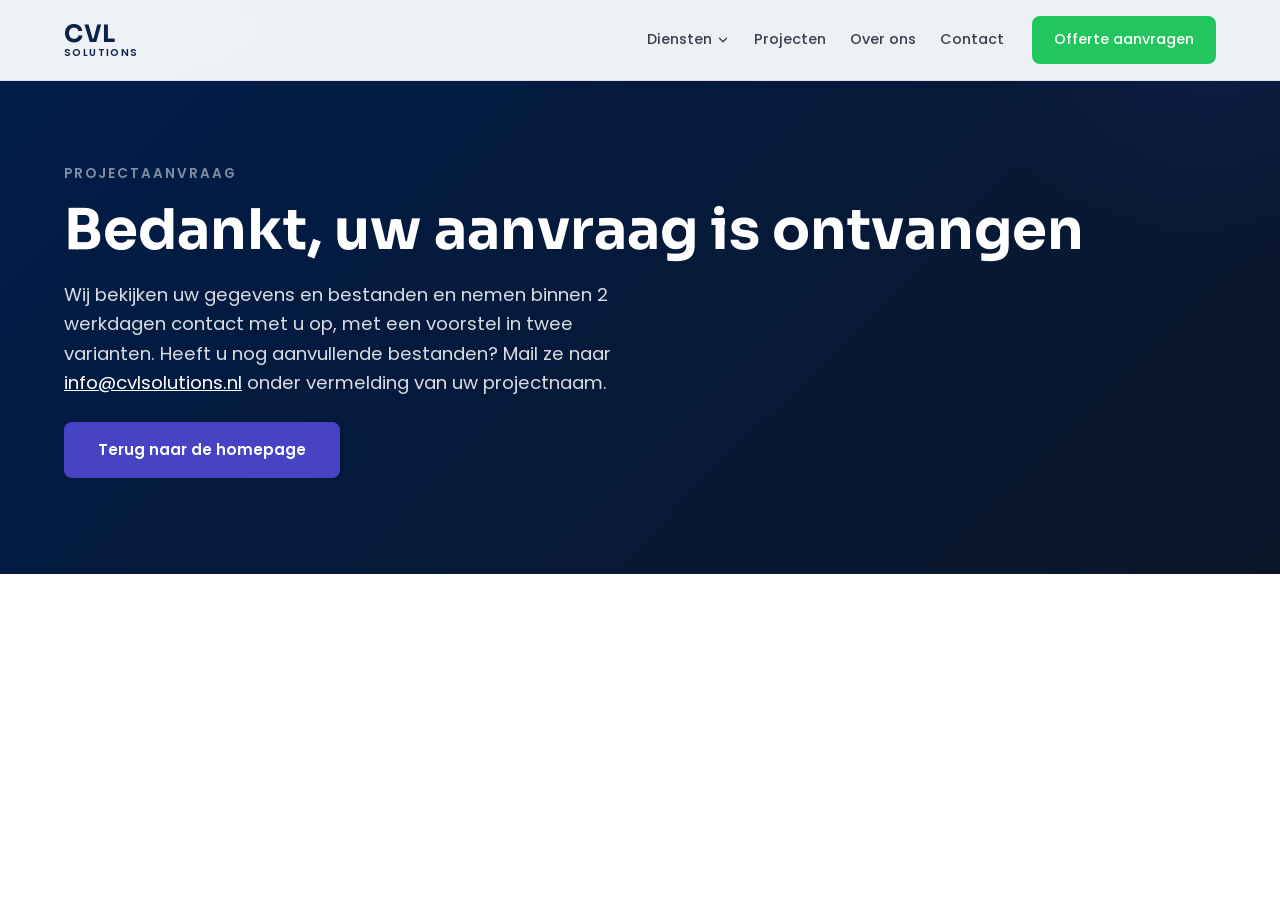
<file: aanvraag-verzonden.html>
<!DOCTYPE html>
<html lang="nl">
<head>
    <meta charset="UTF-8">
    <meta name="viewport" content="width=device-width, initial-scale=1.0, maximum-scale=5.0">
    <title>Aanvraag ontvangen | CVL Solutions</title>
    <meta name="robots" content="noindex">
    <link rel="icon" type="image/png" sizes="32x32" href="img/favicon-32.png">
    <link rel="preconnect" href="https://fonts.googleapis.com">
    <link rel="preconnect" href="https://fonts.gstatic.com" crossorigin>
    <link href="https://fonts.googleapis.com/css2?family=Cinzel:wght@500;700&family=Sora:wght@400;600;700&family=Poppins:wght@400;500;600&display=swap" rel="stylesheet">
    <link rel="stylesheet" href="css/style.css?v=20261123i">
</head>
<body>
    <header class="header">
        <div class="container header-inner">
            <a href="index.html" class="logo logo-stack" aria-label="CVL Solutions - home"><span class="logo-main">CVL</span><span class="logo-sub">SOLUTIONS</span></a>
            <nav class="nav-links" aria-label="Hoofdmenu">
                <div class="nav-dropdown">
                    <button type="button" class="nav-dd-toggle" aria-haspopup="true" aria-expanded="false">Diensten <svg viewBox="0 0 24 24" width="14" height="14" fill="none" stroke="currentColor" stroke-width="2.2" stroke-linecap="round" stroke-linejoin="round" aria-hidden="true"><polyline points="6 9 12 15 18 9"/></svg></button>
                    <div class="nav-dd-menu">
                        <a href="engineering.html">Engineering</a>
                        <a href="berekeningen.html">Berekeningen</a>
                        <a href="bim-modellering.html">BIM-Modellering</a>
                        <a href="prefab-solutions.html">Prefab Solutions</a>
                        <a href="werkwijze.html">Werkwijze &amp; pakketten</a>
                        <a href="index.html#huur-in">Huur ons in</a>
                    </div>
                </div>
                <a href="projecten.html">Projecten</a>
                <a href="index.html#over-ons">Over ons</a>
                <a href="contact.html">Contact</a>
                <a href="aanvraag.html" class="btn btn-sm nav-cta nav-cta-green">Offerte aanvragen</a>
            </nav>
            <button class="hamburger" aria-label="Menu"><span></span><span></span><span></span></button>
        </div>
        <div class="mobile-menu">
            <a href="index.html">Home</a>
            <span class="mobile-menu-label">Diensten</span>
            <a href="engineering.html" class="mm-sub">Engineering</a>
            <a href="berekeningen.html" class="mm-sub">Berekeningen</a>
            <a href="bim-modellering.html" class="mm-sub">BIM-Modellering</a>
            <a href="prefab-solutions.html" class="mm-sub">Prefab Solutions</a>
            <a href="werkwijze.html" class="mm-sub">Werkwijze &amp; pakketten</a>
            <a href="index.html#huur-in" class="mm-sub">Huur ons in</a>
            <a href="projecten.html">Projecten</a>
            <a href="index.html#over-ons">Over ons</a>
            <a href="contact.html">Contact</a>
            <a href="aanvraag.html" class="mm-cta">Offerte aanvragen &rarr;</a>
        </div>
    </header>
    <section class="page-header">
        <div class="container">
            <span class="section-label" style="color: rgba(255,255,255,0.5);">Projectaanvraag</span>
            <h1>Bedankt, uw aanvraag is <span class="highlight">ontvangen</span></h1>
            <p>Wij bekijken uw gegevens en bestanden en nemen binnen 2 werkdagen contact met u op, met een voorstel in twee varianten. Heeft u nog aanvullende bestanden? Mail ze naar <a href="mailto:info@cvlsolutions.nl" style="color:#fff; text-decoration: underline;">info@cvlsolutions.nl</a> onder vermelding van uw projectnaam.</p>
            <p style="margin-top: 24px;"><a href="index.html" class="btn btn-primary">Terug naar de homepage</a></p>
        </div>
    </section>
    <script src="js/main.js?v=20261123d"></script>
    <script src="js/analytics.js?v=2"></script>
</body>
</html>
</file>
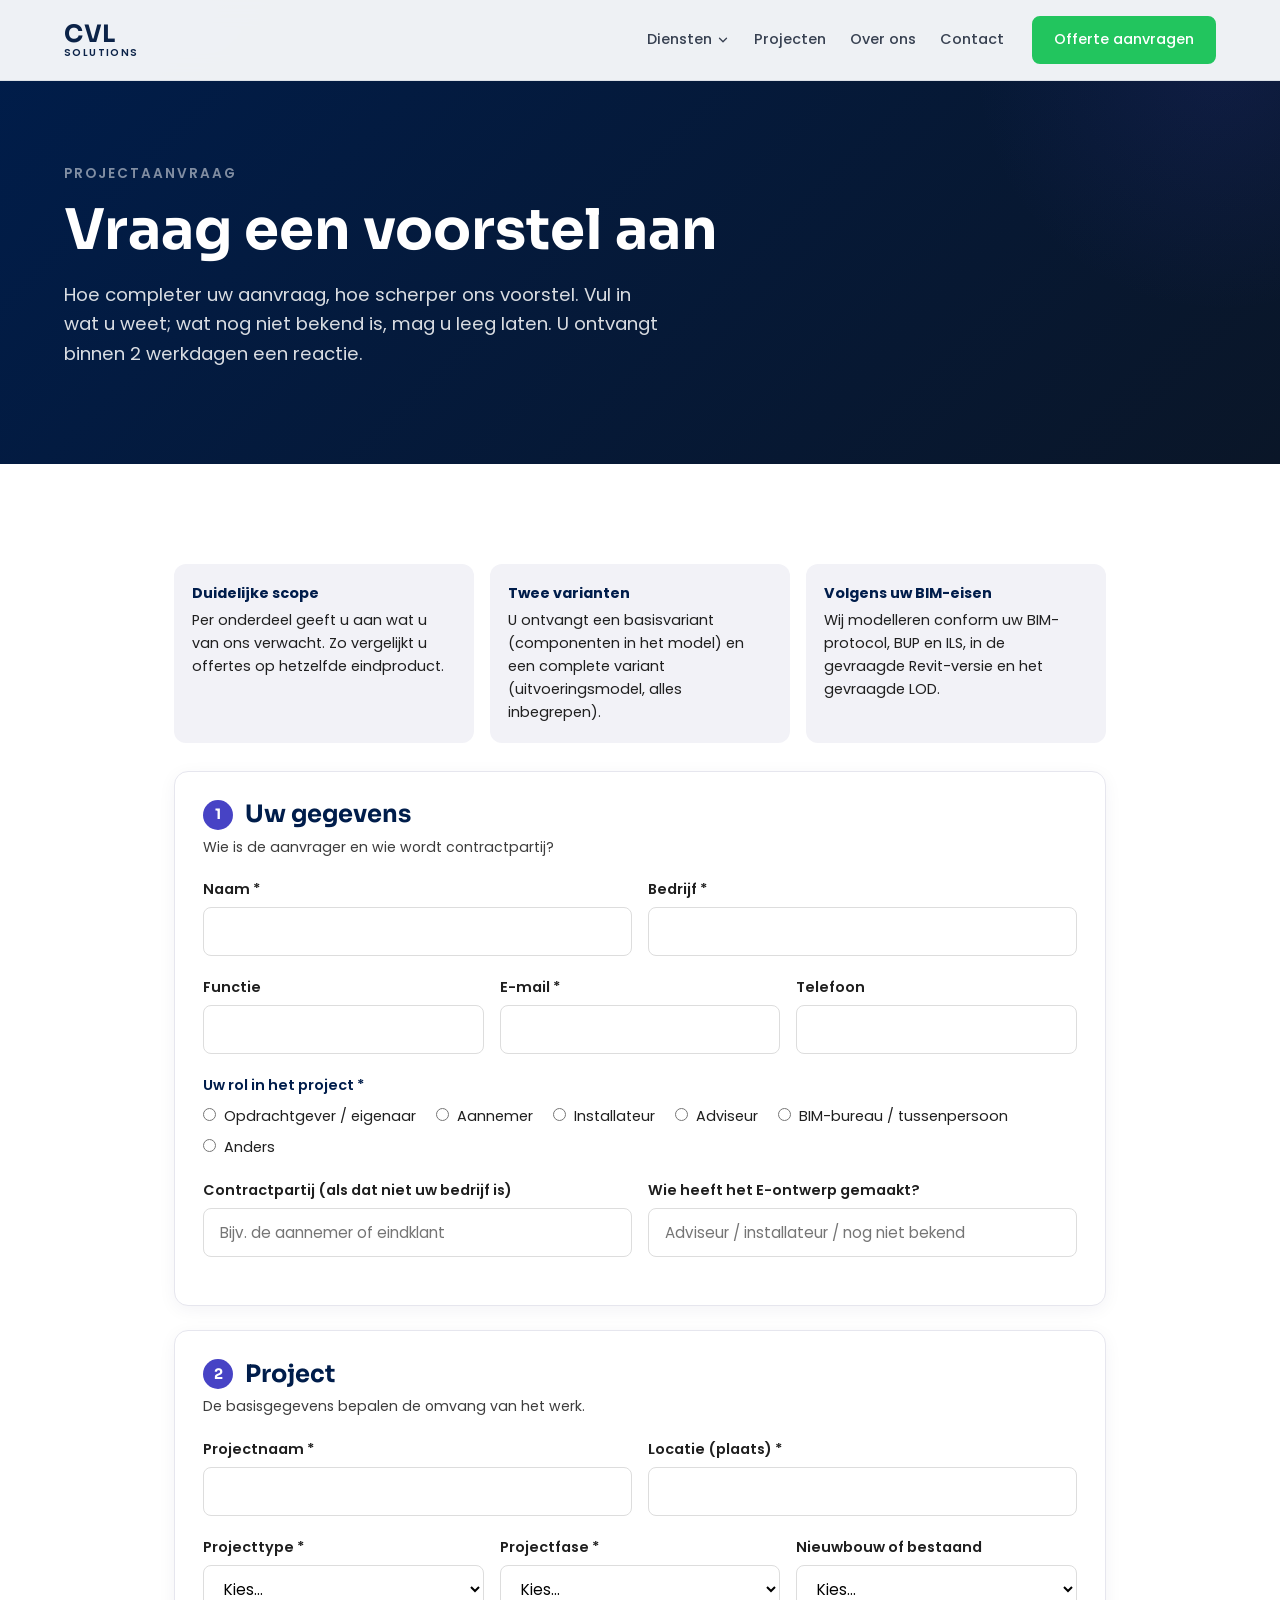
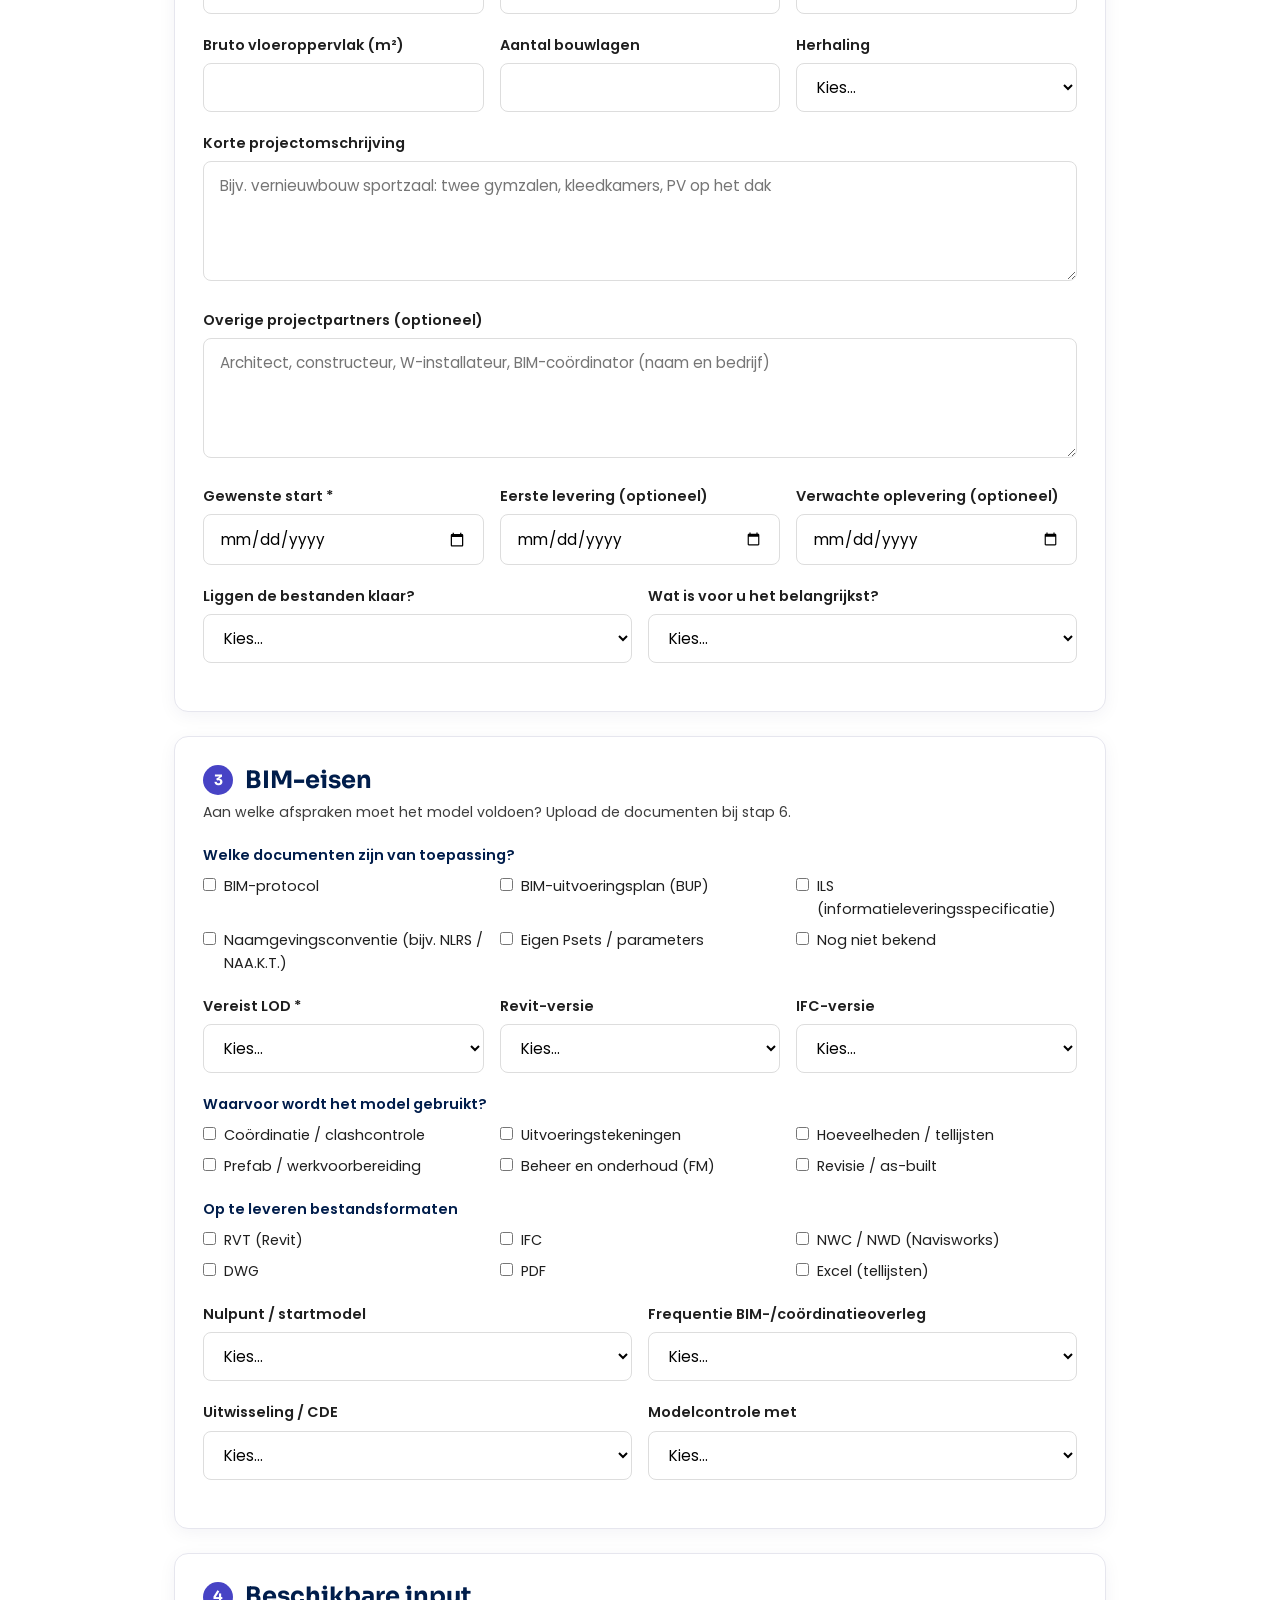
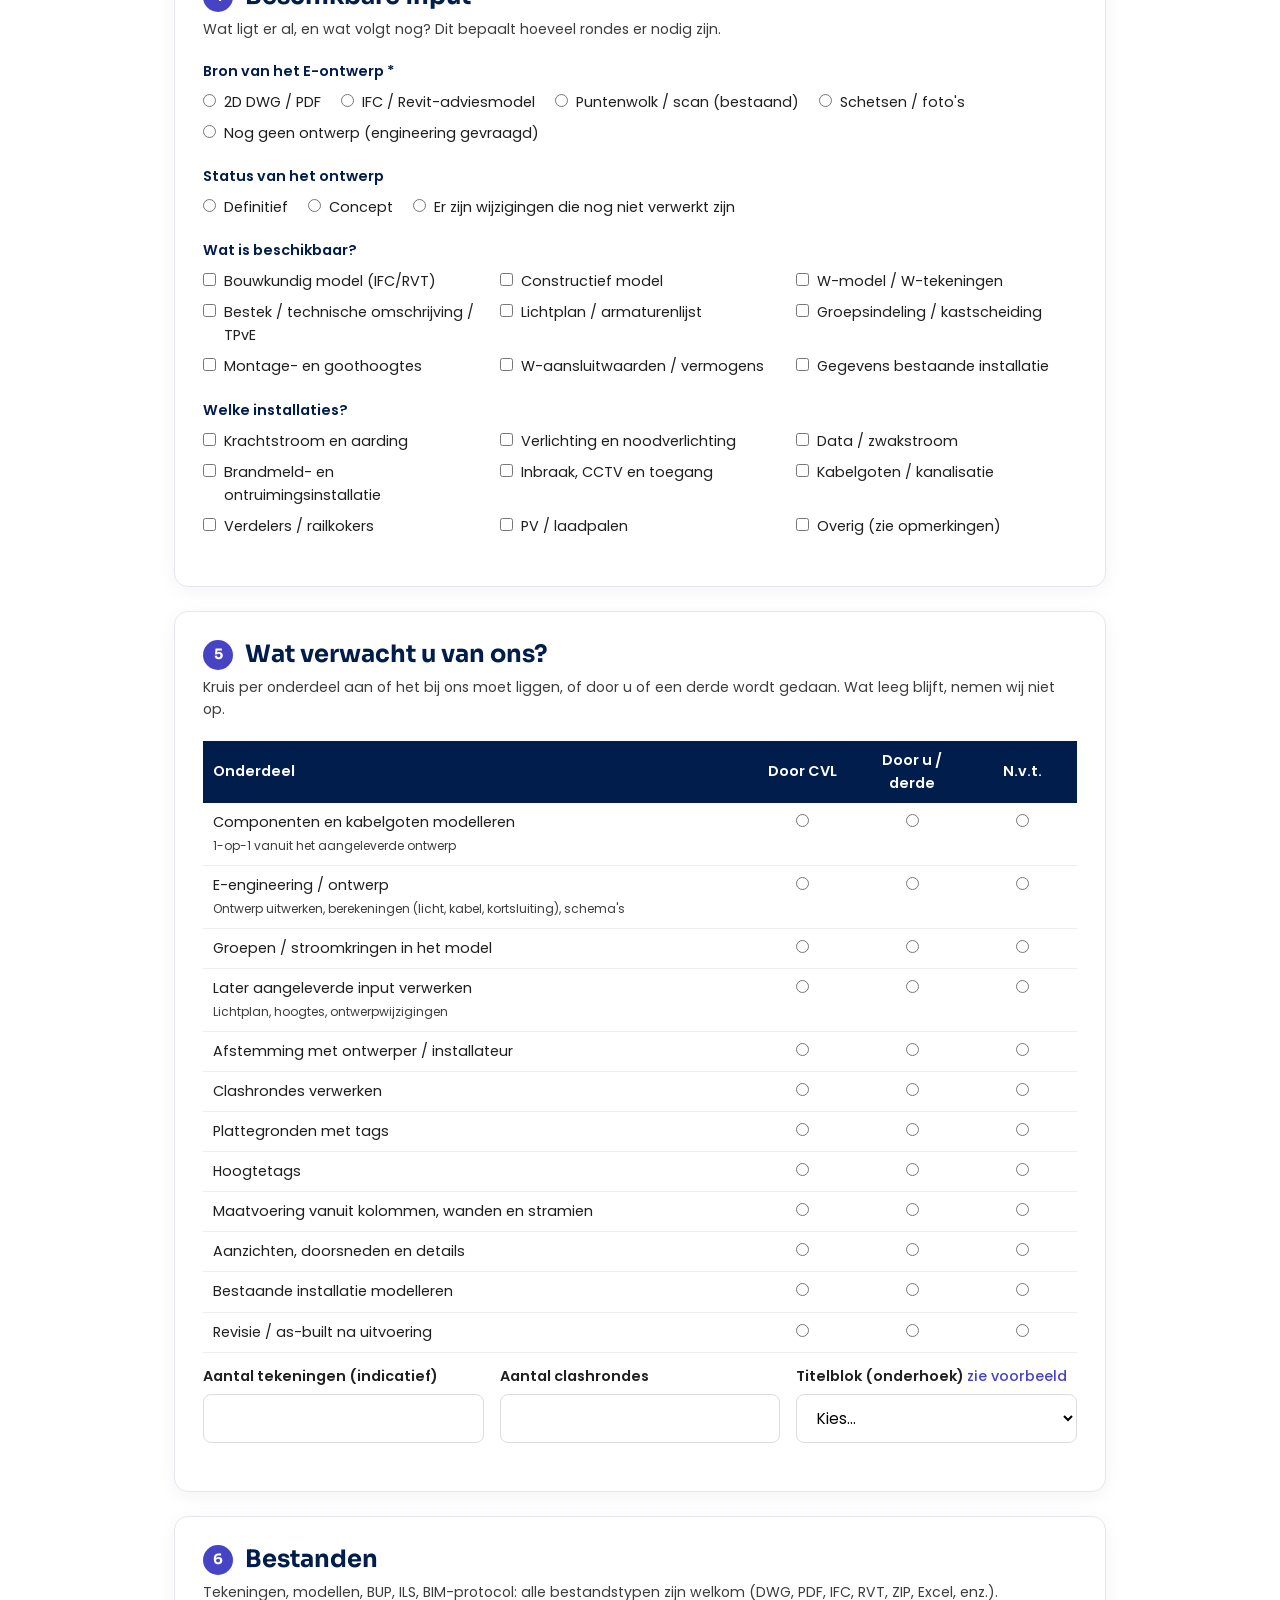
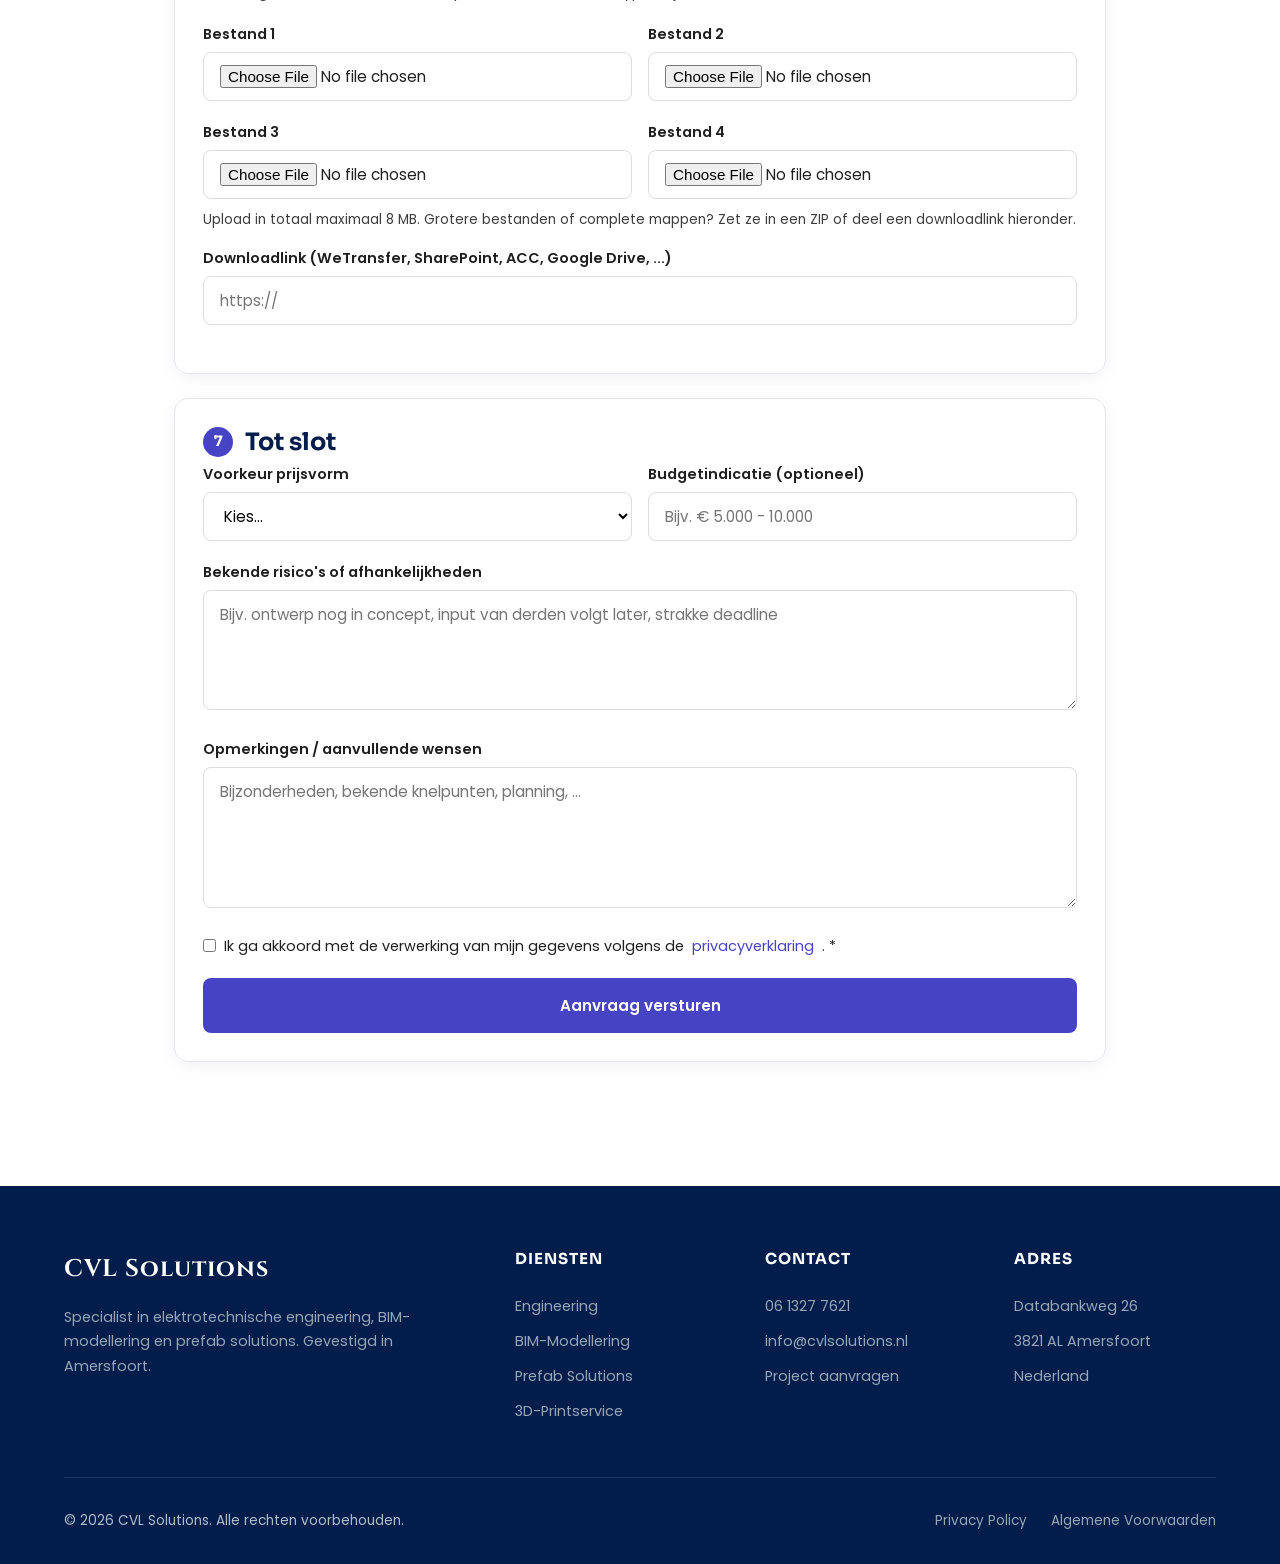
<file: aanvraag.html>
<!DOCTYPE html>
<html lang="nl">
<head>
    <meta charset="UTF-8">
    <meta name="viewport" content="width=device-width, initial-scale=1.0, maximum-scale=5.0">
    <title>Project aanvragen | CVL Solutions | BIM-modellering en E-engineering</title>
    <meta name="description" content="Vraag een offerte aan voor BIM-modellering of elektrotechnische engineering. Vul uw projectgegevens, BIM-eisen en scope in en upload uw tekeningen; u ontvangt binnen 2 werkdagen een passend voorstel.">
    <meta property="og:title" content="Project aanvragen | CVL Solutions">
    <meta property="og:description" content="Projectaanvraag voor BIM-modellering en E-engineering: projectgegevens, BIM-eisen, scope en bestanden in één keer.">
    <meta property="og:url" content="https://cvlsolutions.nl/aanvraag">
    <link rel="canonical" href="https://cvlsolutions.nl/aanvraag">
    <link rel="icon" type="image/png" sizes="32x32" href="img/favicon-32.png">
    <link rel="icon" type="image/png" sizes="192x192" href="img/favicon-192.png">
    <link rel="apple-touch-icon" sizes="180x180" href="img/favicon-180.png">
    <link rel="preconnect" href="https://fonts.googleapis.com">
    <link rel="preconnect" href="https://fonts.gstatic.com" crossorigin>
    <link href="https://fonts.googleapis.com/css2?family=Cinzel:wght@500;700&family=Sora:wght@400;600;700&family=Poppins:wght@400;500;600&display=swap" rel="stylesheet">
    <link rel="stylesheet" href="css/style.css?v=20261123i">
    <meta property="og:image" content="https://cvlsolutions.nl/img/favicon-192.png">
    <style>
        .req-wrap { max-width: 980px; margin: 0 auto; }
        .req-card { background: #fff; border: 1px solid #e6e6ee; border-radius: 14px; padding: 28px; margin-bottom: 24px; box-shadow: 0 4px 18px rgba(0, 29, 75, 0.05); }
        .req-card h3 { display: flex; align-items: center; gap: 12px; margin-bottom: 6px; color: var(--navy); }
        .req-card h3 .step { display: inline-flex; align-items: center; justify-content: center; width: 30px; height: 30px; border-radius: 50%; background: var(--accent); color: #fff; font-size: 0.9rem; flex-shrink: 0; }
        .req-card .hint { color: var(--gray-dark); font-size: 0.88rem; margin-bottom: 20px; }
        .form-row-3 { display: grid; grid-template-columns: repeat(3, 1fr); gap: 16px; }
        .check-grid { display: grid; grid-template-columns: repeat(3, 1fr); gap: 8px 16px; margin-bottom: 20px; }
        .check-grid label, .radio-row label { display: flex; align-items: flex-start; gap: 8px; font-weight: 400; font-size: 0.9rem; cursor: pointer; margin: 0; }
        .check-grid input, .radio-row input { width: auto; margin-top: 3px; }
        .group-label { display: block; font-size: 0.9rem; font-weight: 600; margin-bottom: 8px; color: var(--navy); }
        .radio-row { display: flex; flex-wrap: wrap; gap: 8px 20px; margin-bottom: 20px; }
        .scope-table { width: 100%; border-collapse: collapse; margin-bottom: 12px; font-size: 0.9rem; }
        .scope-table th { background: var(--navy); color: #fff; text-align: left; padding: 8px 10px; font-weight: 600; }
        .scope-table th.c, .scope-table td.c { text-align: center; width: 110px; }
        .scope-table td { padding: 8px 10px; border-bottom: 1px solid #eee; vertical-align: top; }
        .scope-table td small { color: var(--gray-dark); }
        .scope-table input { width: auto; }
        .file-note { font-size: 0.85rem; color: var(--gray-dark); margin-top: -10px; margin-bottom: 16px; }
        .hp-field { position: absolute; left: -10000px; width: 1px; height: 1px; overflow: hidden; }
        .req-error { display: none; background: #fdecec; color: #a12a2a; border-radius: 8px; padding: 12px 16px; margin-bottom: 16px; font-size: 0.9rem; }
        .req-intro { display: grid; grid-template-columns: repeat(3, 1fr); gap: 16px; margin-bottom: 28px; }
        .req-intro div { background: #F2F2F7; border-radius: 12px; padding: 18px; font-size: 0.9rem; }
        .req-intro strong { display: block; color: var(--navy); margin-bottom: 4px; }
        @media (max-width: 760px) {
            .form-row-3, .check-grid, .req-intro { grid-template-columns: 1fr; }
            .req-card { padding: 20px 16px; }
            .scope-table th.c, .scope-table td.c { width: 70px; }
        }
    </style>
</head>
<body>

    <!-- Header -->
    <header class="header">
        <div class="container header-inner">
            <a href="index.html" class="logo logo-stack" aria-label="CVL Solutions - home"><span class="logo-main">CVL</span><span class="logo-sub">SOLUTIONS</span></a>
            <nav class="nav-links" aria-label="Hoofdmenu">
                <div class="nav-dropdown">
                    <button type="button" class="nav-dd-toggle" aria-haspopup="true" aria-expanded="false">Diensten <svg viewBox="0 0 24 24" width="14" height="14" fill="none" stroke="currentColor" stroke-width="2.2" stroke-linecap="round" stroke-linejoin="round" aria-hidden="true"><polyline points="6 9 12 15 18 9"/></svg></button>
                    <div class="nav-dd-menu">
                        <a href="engineering.html">Engineering</a>
                        <a href="berekeningen.html">Berekeningen</a>
                        <a href="bim-modellering.html">BIM-Modellering</a>
                        <a href="prefab-solutions.html">Prefab Solutions</a>
                        <a href="werkwijze.html">Werkwijze &amp; pakketten</a>
                        <a href="index.html#huur-in">Huur ons in</a>
                    </div>
                </div>
                <a href="projecten.html">Projecten</a>
                <a href="index.html#over-ons">Over ons</a>
                <a href="contact.html">Contact</a>
                <a href="aanvraag.html" class="btn btn-sm nav-cta nav-cta-green">Offerte aanvragen</a>
            </nav>
            <button class="hamburger" aria-label="Menu"><span></span><span></span><span></span></button>
        </div>
        <div class="mobile-menu">
            <a href="index.html">Home</a>
            <span class="mobile-menu-label">Diensten</span>
            <a href="engineering.html" class="mm-sub">Engineering</a>
            <a href="berekeningen.html" class="mm-sub">Berekeningen</a>
            <a href="bim-modellering.html" class="mm-sub">BIM-Modellering</a>
            <a href="prefab-solutions.html" class="mm-sub">Prefab Solutions</a>
            <a href="werkwijze.html" class="mm-sub">Werkwijze &amp; pakketten</a>
            <a href="index.html#huur-in" class="mm-sub">Huur ons in</a>
            <a href="projecten.html">Projecten</a>
            <a href="index.html#over-ons">Over ons</a>
            <a href="contact.html">Contact</a>
            <a href="aanvraag.html" class="mm-cta">Offerte aanvragen &rarr;</a>
        </div>
    </header>

    <!-- Page Header -->
    <section class="page-header">
        <div class="container">
            <span class="section-label" style="color: rgba(255,255,255,0.5);">Projectaanvraag</span>
            <h1>Vraag een <span class="highlight">voorstel</span> aan</h1>
            <p>Hoe completer uw aanvraag, hoe scherper ons voorstel. Vul in wat u weet; wat nog niet bekend is, mag u leeg laten. U ontvangt binnen 2 werkdagen een reactie.</p>
        </div>
    </section>

    <section class="section">
        <div class="container req-wrap">

            <div class="req-intro">
                <div><strong>Duidelijke scope</strong>Per onderdeel geeft u aan wat u van ons verwacht. Zo vergelijkt u offertes op hetzelfde eindproduct.</div>
                <div><strong>Twee varianten</strong>U ontvangt een basisvariant (componenten in het model) en een complete variant (uitvoeringsmodel, alles inbegrepen).</div>
                <div><strong>Volgens uw BIM-eisen</strong>Wij modelleren conform uw BIM-protocol, BUP en ILS, in de gevraagde Revit-versie en het gevraagde LOD.</div>
            </div>

            <form name="projectaanvraag" method="POST" action="/aanvraag-verzonden.html" enctype="multipart/form-data"
                  data-netlify="true" netlify-honeypot="website_url" data-netlify-recaptcha="true" id="reqForm" novalidate>
                <input type="hidden" name="form-name" value="projectaanvraag">
                <p class="hp-field" aria-hidden="true"><label>Laat dit veld leeg <input name="website_url" tabindex="-1" autocomplete="off"></label></p>
                <input type="hidden" name="ingevuld_in_seconden" id="fillTime" value="">

                <!-- 1. Contact -->
                <div class="req-card">
                    <h3><span class="step">1</span>Uw gegevens</h3>
                    <p class="hint">Wie is de aanvrager en wie wordt contractpartij?</p>
                    <div class="form-row">
                        <div class="form-group"><label for="naam">Naam *</label><input type="text" id="naam" name="naam" required autocomplete="name"></div>
                        <div class="form-group"><label for="bedrijf">Bedrijf *</label><input type="text" id="bedrijf" name="bedrijf" required autocomplete="organization"></div>
                    </div>
                    <div class="form-row-3">
                        <div class="form-group"><label for="functie">Functie</label><input type="text" id="functie" name="functie"></div>
                        <div class="form-group"><label for="email">E-mail *</label><input type="email" id="email" name="email" required autocomplete="email"></div>
                        <div class="form-group"><label for="telefoon">Telefoon</label><input type="tel" id="telefoon" name="telefoon" autocomplete="tel"></div>
                    </div>
                    <span class="group-label">Uw rol in het project *</span>
                    <div class="radio-row">
                        <label><input type="radio" name="rol" value="Opdrachtgever / eigenaar" required> Opdrachtgever / eigenaar</label>
                        <label><input type="radio" name="rol" value="Aannemer"> Aannemer</label>
                        <label><input type="radio" name="rol" value="Installateur"> Installateur</label>
                        <label><input type="radio" name="rol" value="Adviseur"> Adviseur</label>
                        <label><input type="radio" name="rol" value="BIM-bureau / tussenpersoon"> BIM-bureau / tussenpersoon</label>
                        <label><input type="radio" name="rol" value="Anders"> Anders</label>
                    </div>
                    <div class="form-row">
                        <div class="form-group"><label for="contractpartij">Contractpartij (als dat niet uw bedrijf is)</label><input type="text" id="contractpartij" name="contractpartij" placeholder="Bijv. de aannemer of eindklant"></div>
                        <div class="form-group"><label for="ontwerper">Wie heeft het E-ontwerp gemaakt?</label><input type="text" id="ontwerper" name="ontwerper_e" placeholder="Adviseur / installateur / nog niet bekend"></div>
                    </div>
                </div>

                <!-- 2. Project -->
                <div class="req-card">
                    <h3><span class="step">2</span>Project</h3>
                    <p class="hint">De basisgegevens bepalen de omvang van het werk.</p>
                    <div class="form-row">
                        <div class="form-group"><label for="projectnaam">Projectnaam *</label><input type="text" id="projectnaam" name="projectnaam" required></div>
                        <div class="form-group"><label for="locatie">Locatie (plaats) *</label><input type="text" id="locatie" name="locatie" required></div>
                    </div>
                    <div class="form-row-3">
                        <div class="form-group"><label for="projecttype">Projecttype *</label>
                            <select id="projecttype" name="projecttype" required>
                                <option value="">Kies...</option>
                                <option>Kantoor</option><option>Zorg / ziekenhuis</option><option>Onderwijs</option>
                                <option>Woningbouw</option><option>Hotel</option><option>Sport / sporthal</option>
                                <option>Distributiecentrum / industrie</option><option>Utiliteit overig</option>
                            </select></div>
                        <div class="form-group"><label for="projectfase">Projectfase *</label>
                            <select id="projectfase" name="projectfase" required>
                                <option value="">Kies...</option>
                                <option>VO - Voorlopig ontwerp</option><option>DO - Definitief ontwerp</option>
                                <option>TO - Technisch ontwerp</option><option>UO - Uitvoeringsontwerp</option>
                                <option>Uitvoering / revisie (as-built)</option>
                            </select></div>
                        <div class="form-group"><label for="bouwsoort">Nieuwbouw of bestaand</label>
                            <select id="bouwsoort" name="bouwsoort">
                                <option value="">Kies...</option><option>Nieuwbouw</option><option>Renovatie / transformatie</option><option>Combinatie</option>
                            </select></div>
                    </div>
                    <div class="form-row-3">
                        <div class="form-group"><label for="bvo">Bruto vloeroppervlak (m²)</label><input type="number" id="bvo" name="bvo_m2" min="0" step="1"></div>
                        <div class="form-group"><label for="bouwlagen">Aantal bouwlagen</label><input type="number" id="bouwlagen" name="aantal_bouwlagen" min="0" step="1"></div>
                        <div class="form-group"><label for="herhaling">Herhaling</label>
                            <select id="herhaling" name="herhaling">
                                <option value="">Kies...</option><option>Geen of weinig</option><option>Deels (enkele gelijke lagen/ruimtes)</option><option>Sterk (gelijke verdiepingen, typicals)</option>
                            </select></div>
                    </div>
                    <div class="form-group"><label for="omschrijving">Korte projectomschrijving</label><textarea id="omschrijving" name="projectomschrijving" rows="3" placeholder="Bijv. vernieuwbouw sportzaal: twee gymzalen, kleedkamers, PV op het dak"></textarea></div>
                    <div class="form-group"><label for="partners">Overige projectpartners (optioneel)</label><textarea id="partners" name="projectpartners" rows="2" placeholder="Architect, constructeur, W-installateur, BIM-coördinator (naam en bedrijf)"></textarea></div>
                    <div class="form-row-3">
                        <div class="form-group"><label for="start">Gewenste start *</label><input type="date" id="start" name="gewenste_start" required></div>
                        <div class="form-group"><label for="eerste">Eerste levering (optioneel)</label><input type="date" id="eerste" name="eerste_levering"></div>
                        <div class="form-group"><label for="eind">Verwachte oplevering (optioneel)</label><input type="date" id="eind" name="verwachte_oplevering"></div>
                    </div>
                    <div class="form-row">
                        <div class="form-group"><label for="gereed">Liggen de bestanden klaar?</label>
                            <select id="gereed" name="bestanden_gereed">
                                <option value="">Kies...</option><option>Ja, we kunnen direct starten</option><option>Binnen een week</option><option>Binnen 2 à 4 weken</option><option>Nog oriënterend</option>
                            </select></div>
                        <div class="form-group"><label for="prioriteit">Wat is voor u het belangrijkst?</label>
                            <select id="prioriteit" name="prioriteit">
                                <option value="">Kies...</option><option>Clashvrij, gecoördineerd model</option><option>Detailniveau / informatie (LOD/LOI)</option><option>Uitvoeringsgerede tekeningen</option><option>Snelle doorlooptijd</option><option>Scherpe prijs</option>
                            </select></div>
                    </div>
                </div>

                <!-- 3. BIM-eisen -->
                <div class="req-card">
                    <h3><span class="step">3</span>BIM-eisen</h3>
                    <p class="hint">Aan welke afspraken moet het model voldoen? Upload de documenten bij stap 6.</p>
                    <span class="group-label">Welke documenten zijn van toepassing?</span>
                    <div class="check-grid">
                        <label><input type="checkbox" name="eis_bim_protocol" value="Ja"> BIM-protocol</label>
                        <label><input type="checkbox" name="eis_bup" value="Ja"> BIM-uitvoeringsplan (BUP)</label>
                        <label><input type="checkbox" name="eis_ils" value="Ja"> ILS (informatieleveringsspecificatie)</label>
                        <label><input type="checkbox" name="eis_naamgeving" value="Ja"> Naamgevingsconventie (bijv. NLRS / NAA.K.T.)</label>
                        <label><input type="checkbox" name="eis_pset" value="Ja"> Eigen Psets / parameters</label>
                        <label><input type="checkbox" name="eis_onbekend" value="Ja"> Nog niet bekend</label>
                    </div>
                    <div class="form-row-3">
                        <div class="form-group"><label for="lod">Vereist LOD *</label>
                            <select id="lod" name="lod" required>
                                <option value="">Kies...</option>
                                <option>LOD 200</option><option>LOD 300</option><option>LOD 350</option>
                                <option>LOD 400</option><option>LOD 500 (as-built)</option><option>Volgens BUP/ILS</option><option>Weet ik niet</option>
                            </select></div>
                        <div class="form-group"><label for="revit">Revit-versie</label>
                            <select id="revit" name="revit_versie">
                                <option value="">Kies...</option><option>Revit 2024</option><option>Revit 2025</option><option>Revit 2026</option><option>Revit 2027</option><option>Geen eis</option><option value="Anders">Staat er niet tussen</option>
                            </select>
                            <input type="text" id="revit_anders" name="revit_versie_anders" placeholder="Vul de versie in" style="display:none; margin-top:8px;"></div>
                        <div class="form-group"><label for="ifc">IFC-versie</label>
                            <select id="ifc" name="ifc_versie">
                                <option value="">Kies...</option><option>IFC 2x3</option><option>IFC 4</option><option>Geen IFC nodig</option>
                            </select></div>
                    </div>
                    <span class="group-label">Waarvoor wordt het model gebruikt?</span>
                    <div class="check-grid">
                        <label><input type="checkbox" name="gebruik_coordinatie" value="Ja"> Coördinatie / clashcontrole</label>
                        <label><input type="checkbox" name="gebruik_tekeningen" value="Ja"> Uitvoeringstekeningen</label>
                        <label><input type="checkbox" name="gebruik_hoeveelheden" value="Ja"> Hoeveelheden / tellijsten</label>
                        <label><input type="checkbox" name="gebruik_prefab" value="Ja"> Prefab / werkvoorbereiding</label>
                        <label><input type="checkbox" name="gebruik_beheer" value="Ja"> Beheer en onderhoud (FM)</label>
                        <label><input type="checkbox" name="gebruik_revisie" value="Ja"> Revisie / as-built</label>
                    </div>
                    <span class="group-label">Op te leveren bestandsformaten</span>
                    <div class="check-grid">
                        <label><input type="checkbox" name="formaat_rvt" value="Ja"> RVT (Revit)</label>
                        <label><input type="checkbox" name="formaat_ifc" value="Ja"> IFC</label>
                        <label><input type="checkbox" name="formaat_nwc" value="Ja"> NWC / NWD (Navisworks)</label>
                        <label><input type="checkbox" name="formaat_dwg" value="Ja"> DWG</label>
                        <label><input type="checkbox" name="formaat_pdf" value="Ja"> PDF</label>
                        <label><input type="checkbox" name="formaat_xlsx" value="Ja"> Excel (tellijsten)</label>
                    </div>
                    <div class="form-row">
                        <div class="form-group"><label for="nulpunt">Nulpunt / startmodel</label>
                            <select id="nulpunt" name="nulpunt_startmodel">
                                <option value="">Kies...</option><option>Startmodel met nulpunt wordt aangeleverd</option><option>Nulpunt staat in BUP / stramienblad</option><option>Nog niet bekend</option>
                            </select></div>
                        <div class="form-group"><label for="overleg">Frequentie BIM-/coördinatieoverleg</label>
                            <select id="overleg" name="overleg_frequentie">
                                <option value="">Kies...</option><option>Wekelijks</option><option>Tweewekelijks</option><option>Maandelijks</option><option>Op afroep</option><option>Nog niet bekend</option>
                            </select></div>
                    </div>
                    <div class="form-row">
                        <div class="form-group"><label for="cde">Uitwisseling / CDE</label>
                            <select id="cde" name="uitwisseling">
                                <option value="">Kies...</option><option>Autodesk Forma (voorheen ACC / BIM 360)</option><option>SharePoint</option><option>Dalux</option><option>BIMcollab</option><option>E-mail / overig</option>
                            </select></div>
                        <div class="form-group"><label for="controle">Modelcontrole met</label>
                            <select id="controle" name="modelcontrole">
                                <option value="">Kies...</option><option>Solibri</option><option>BIMcollab Zoom</option><option>Autodesk Forma Model Coordination (voorheen ACC)</option><option>Navisworks</option><option>Anders / onbekend</option>
                            </select></div>
                    </div>
                </div>

                <!-- 4. Beschikbare input -->
                <div class="req-card">
                    <h3><span class="step">4</span>Beschikbare input</h3>
                    <p class="hint">Wat ligt er al, en wat volgt nog? Dit bepaalt hoeveel rondes er nodig zijn.</p>
                    <span class="group-label">Bron van het E-ontwerp *</span>
                    <div class="radio-row">
                        <label><input type="radio" name="bron_ontwerp" value="2D DWG / PDF" required> 2D DWG / PDF</label>
                        <label><input type="radio" name="bron_ontwerp" value="IFC / Revit-adviesmodel"> IFC / Revit-adviesmodel</label>
                        <label><input type="radio" name="bron_ontwerp" value="Puntenwolk / scan (bestaand)"> Puntenwolk / scan (bestaand)</label>
                        <label><input type="radio" name="bron_ontwerp" value="Schetsen / foto's"> Schetsen / foto's</label>
                        <label><input type="radio" name="bron_ontwerp" value="Nog geen ontwerp (engineering gevraagd)"> Nog geen ontwerp (engineering gevraagd)</label>
                    </div>
                    <span class="group-label">Status van het ontwerp</span>
                    <div class="radio-row">
                        <label><input type="radio" name="status_ontwerp" value="Definitief"> Definitief</label>
                        <label><input type="radio" name="status_ontwerp" value="Concept"> Concept</label>
                        <label><input type="radio" name="status_ontwerp" value="Wijzigingen nog niet verwerkt"> Er zijn wijzigingen die nog niet verwerkt zijn</label>
                    </div>
                    <span class="group-label">Wat is beschikbaar?</span>
                    <div class="check-grid">
                        <label><input type="checkbox" name="input_bwk_model" value="Ja"> Bouwkundig model (IFC/RVT)</label>
                        <label><input type="checkbox" name="input_constructie" value="Ja"> Constructief model</label>
                        <label><input type="checkbox" name="input_w_model" value="Ja"> W-model / W-tekeningen</label>
                        <label><input type="checkbox" name="input_bestek" value="Ja"> Bestek / technische omschrijving / TPvE</label>
                        <label><input type="checkbox" name="input_lichtplan" value="Ja"> Lichtplan / armaturenlijst</label>
                        <label><input type="checkbox" name="input_groepen" value="Ja"> Groepsindeling / kastscheiding</label>
                        <label><input type="checkbox" name="input_hoogtes" value="Ja"> Montage- en goothoogtes</label>
                        <label><input type="checkbox" name="input_w_vermogens" value="Ja"> W-aansluitwaarden / vermogens</label>
                        <label><input type="checkbox" name="input_bestaand" value="Ja"> Gegevens bestaande installatie</label>
                    </div>
                    <span class="group-label">Welke installaties?</span>
                    <div class="check-grid">
                        <label><input type="checkbox" name="inst_kracht" value="Ja"> Krachtstroom en aarding</label>
                        <label><input type="checkbox" name="inst_verlichting" value="Ja"> Verlichting en noodverlichting</label>
                        <label><input type="checkbox" name="inst_data" value="Ja"> Data / zwakstroom</label>
                        <label><input type="checkbox" name="inst_bmi" value="Ja"> Brandmeld- en ontruimingsinstallatie</label>
                        <label><input type="checkbox" name="inst_beveiliging" value="Ja"> Inbraak, CCTV en toegang</label>
                        <label><input type="checkbox" name="inst_kanalisatie" value="Ja"> Kabelgoten / kanalisatie</label>
                        <label><input type="checkbox" name="inst_verdelers" value="Ja"> Verdelers / railkokers</label>
                        <label><input type="checkbox" name="inst_pv" value="Ja"> PV / laadpalen</label>
                        <label><input type="checkbox" name="inst_overig" value="Ja"> Overig (zie opmerkingen)</label>
                    </div>
                </div>

                <!-- 5. Scope -->
                <div class="req-card">
                    <h3><span class="step">5</span>Wat verwacht u van ons?</h3>
                    <p class="hint">Kruis per onderdeel aan of het bij ons moet liggen, of door u of een derde wordt gedaan. Wat leeg blijft, nemen wij niet op.</p>
                    <table class="scope-table">
                        <thead><tr><th>Onderdeel</th><th class="c">Door CVL</th><th class="c">Door u / derde</th><th class="c">N.v.t.</th></tr></thead>
                        <tbody>
                        <tr><td>Componenten en kabelgoten modelleren<br><small>1-op-1 vanuit het aangeleverde ontwerp</small></td><td class="c"><input type="radio" name="scope_modelleren" value="CVL"></td><td class="c"><input type="radio" name="scope_modelleren" value="Opdrachtgever/derde"></td><td class="c"><input type="radio" name="scope_modelleren" value="N.v.t."></td></tr>
                        <tr><td>E-engineering / ontwerp<br><small>Ontwerp uitwerken, berekeningen (licht, kabel, kortsluiting), schema's</small></td><td class="c"><input type="radio" name="scope_engineering" value="CVL"></td><td class="c"><input type="radio" name="scope_engineering" value="Opdrachtgever/derde"></td><td class="c"><input type="radio" name="scope_engineering" value="N.v.t."></td></tr>
                        <tr><td>Groepen / stroomkringen in het model</td><td class="c"><input type="radio" name="scope_groepen" value="CVL"></td><td class="c"><input type="radio" name="scope_groepen" value="Opdrachtgever/derde"></td><td class="c"><input type="radio" name="scope_groepen" value="N.v.t."></td></tr>
                        <tr><td>Later aangeleverde input verwerken<br><small>Lichtplan, hoogtes, ontwerpwijzigingen</small></td><td class="c"><input type="radio" name="scope_latere_input" value="CVL"></td><td class="c"><input type="radio" name="scope_latere_input" value="Opdrachtgever/derde"></td><td class="c"><input type="radio" name="scope_latere_input" value="N.v.t."></td></tr>
                        <tr><td>Afstemming met ontwerper / installateur</td><td class="c"><input type="radio" name="scope_afstemming" value="CVL"></td><td class="c"><input type="radio" name="scope_afstemming" value="Opdrachtgever/derde"></td><td class="c"><input type="radio" name="scope_afstemming" value="N.v.t."></td></tr>
                        <tr><td>Clashrondes verwerken</td><td class="c"><input type="radio" name="scope_clash" value="CVL"></td><td class="c"><input type="radio" name="scope_clash" value="Opdrachtgever/derde"></td><td class="c"><input type="radio" name="scope_clash" value="N.v.t."></td></tr>
                        <tr><td>Plattegronden met tags</td><td class="c"><input type="radio" name="scope_tags" value="CVL"></td><td class="c"><input type="radio" name="scope_tags" value="Opdrachtgever/derde"></td><td class="c"><input type="radio" name="scope_tags" value="N.v.t."></td></tr>
                        <tr><td>Hoogtetags</td><td class="c"><input type="radio" name="scope_hoogtetags" value="CVL"></td><td class="c"><input type="radio" name="scope_hoogtetags" value="Opdrachtgever/derde"></td><td class="c"><input type="radio" name="scope_hoogtetags" value="N.v.t."></td></tr>
                        <tr><td>Maatvoering vanuit kolommen, wanden en stramien</td><td class="c"><input type="radio" name="scope_maatvoering" value="CVL"></td><td class="c"><input type="radio" name="scope_maatvoering" value="Opdrachtgever/derde"></td><td class="c"><input type="radio" name="scope_maatvoering" value="N.v.t."></td></tr>
                        <tr><td>Aanzichten, doorsneden en details</td><td class="c"><input type="radio" name="scope_aanzichten" value="CVL"></td><td class="c"><input type="radio" name="scope_aanzichten" value="Opdrachtgever/derde"></td><td class="c"><input type="radio" name="scope_aanzichten" value="N.v.t."></td></tr>
                        <tr><td>Bestaande installatie modelleren</td><td class="c"><input type="radio" name="scope_bestaand" value="CVL"></td><td class="c"><input type="radio" name="scope_bestaand" value="Opdrachtgever/derde"></td><td class="c"><input type="radio" name="scope_bestaand" value="N.v.t."></td></tr>
                        <tr><td>Revisie / as-built na uitvoering</td><td class="c"><input type="radio" name="scope_revisie" value="CVL"></td><td class="c"><input type="radio" name="scope_revisie" value="Opdrachtgever/derde"></td><td class="c"><input type="radio" name="scope_revisie" value="N.v.t."></td></tr>
                        </tbody>
                    </table>
                    <div class="form-row-3">
                        <div class="form-group"><label for="aantal_tekeningen">Aantal tekeningen (indicatief)</label><input type="number" id="aantal_tekeningen" name="aantal_tekeningen" min="0"></div>
                        <div class="form-group"><label for="clashrondes">Aantal clashrondes</label><input type="number" id="clashrondes" name="aantal_clashrondes" min="0"></div>
                        <div class="form-group"><label for="titelblok">Titelblok (onderhoek) <a href="#" id="tbExample" style="color: var(--accent); font-weight: 500;">zie voorbeeld</a></label>
                            <select id="titelblok" name="titelblok">
                                <option value="">Kies...</option><option>CVL Solutions</option><option>Eigen titelblok (aanleveren)</option><option>'In opdracht van' vermelding</option>
                            </select></div>
                    </div>
                </div>

                <div id="tbModal" style="display:none; position:fixed; inset:0; background:rgba(0,0,0,0.6); z-index:1000; align-items:center; justify-content:center; padding:16px;">
                    <div style="background:#fff; border-radius:12px; padding:16px; max-width:960px; width:100%;">
                        <div style="display:flex; justify-content:space-between; align-items:center; margin-bottom:8px;"><strong style="color:var(--navy);">Voorbeeld onderhoek CVL Solutions</strong><a href="#" id="tbClose" style="color:var(--accent);">Sluiten</a></div>
                        <img src="img/titelblok-cvl-voorbeeld.png" alt="Voorbeeld titelblok CVL Solutions met vermelding In opdracht van" style="width:100%; height:auto; border:1px solid #eee;">
                        <p style="font-size:0.85rem; color:var(--gray-dark); margin-top:8px;">Standaard leveren wij in het CVL-titelblok met de vermelding 'In opdracht van'. Op verzoek nemen wij uw logo of titelblok op.</p>
                    </div>
                </div>

                <!-- 6. Bestanden -->
                <div class="req-card">
                    <h3><span class="step">6</span>Bestanden</h3>
                    <p class="hint">Tekeningen, modellen, BUP, ILS, BIM-protocol: alle bestandstypen zijn welkom (DWG, PDF, IFC, RVT, ZIP, Excel, enz.).</p>
                    <div class="form-row">
                        <div class="form-group"><label for="bestand1">Bestand 1</label><input type="file" id="bestand1" name="bestand_1"></div>
                        <div class="form-group"><label for="bestand2">Bestand 2</label><input type="file" id="bestand2" name="bestand_2"></div>
                    </div>
                    <div class="form-row">
                        <div class="form-group"><label for="bestand3">Bestand 3</label><input type="file" id="bestand3" name="bestand_3"></div>
                        <div class="form-group"><label for="bestand4">Bestand 4</label><input type="file" id="bestand4" name="bestand_4"></div>
                    </div>
                    <p class="file-note">Upload in totaal maximaal 8 MB. Grotere bestanden of complete mappen? Zet ze in een ZIP of deel een downloadlink hieronder.</p>
                    <div class="form-group"><label for="link">Downloadlink (WeTransfer, SharePoint, ACC, Google Drive, ...)</label><input type="url" id="link" name="downloadlink" placeholder="https://"></div>
                </div>

                <!-- 7. Commercieel en opmerkingen -->
                <div class="req-card">
                    <h3><span class="step">7</span>Tot slot</h3>
                    <div class="form-row">
                        <div class="form-group"><label for="prijsvorm">Voorkeur prijsvorm</label>
                            <select id="prijsvorm" name="prijsvorm">
                                <option value="">Kies...</option><option>Vaste prijs</option><option>Uurbasis (nacalculatie)</option><option>Geen voorkeur</option>
                            </select></div>
                        <div class="form-group"><label for="budget">Budgetindicatie (optioneel)</label><input type="text" id="budget" name="budget" placeholder="Bijv. € 5.000 - 10.000"></div>
                    </div>
                    <div class="form-group"><label for="risicos">Bekende risico's of afhankelijkheden</label><textarea id="risicos" name="risicos" rows="2" placeholder="Bijv. ontwerp nog in concept, input van derden volgt later, strakke deadline"></textarea></div>
                    <div class="form-group"><label for="opmerkingen">Opmerkingen / aanvullende wensen</label><textarea id="opmerkingen" name="opmerkingen" rows="5" placeholder="Bijzonderheden, bekende knelpunten, planning, ..."></textarea></div>
                    <div class="form-group">
                        <label style="display:flex; gap:8px; font-weight:400; align-items:flex-start;"><input type="checkbox" name="privacy_akkoord" value="Ja" required style="width:auto; margin-top:4px;"> Ik ga akkoord met de verwerking van mijn gegevens volgens de <a href="privacy-policy.html" target="_blank" style="color: var(--accent);">privacyverklaring</a>. *</label>
                    </div>
                    <div data-netlify-recaptcha="true" style="margin-bottom: 16px;"></div>
                    <div class="req-error" id="reqError"></div>
                    <button type="submit" class="btn btn-primary" style="width: 100%; justify-content: center;">Aanvraag versturen</button>
                </div>
            </form>
        </div>
    </section>

    <!-- Footer -->
    <footer class="footer">
        <div class="container">
            <div class="footer-grid">
                <div class="footer-brand">
                    <div class="logo" style="color: white;">CVL Solutions</div>
                    <p>Specialist in elektrotechnische engineering, BIM-modellering en prefab solutions. Gevestigd in Amersfoort.</p>
                </div>
                <div><h4>Diensten</h4><div class="footer-links"><a href="engineering.html">Engineering</a><a href="bim-modellering.html">BIM-Modellering</a><a href="prefab-solutions.html">Prefab Solutions</a><a href="https://lynk3d.netlify.app" target="_blank" rel="noopener">3D-Printservice</a></div></div>
                <div><h4>Contact</h4><div class="footer-links"><a href="tel:+31613277621">06 1327 7621</a><a href="mailto:info@cvlsolutions.nl">info@cvlsolutions.nl</a><a href="aanvraag.html">Project aanvragen</a></div></div>
                <div><h4>Adres</h4><div class="footer-links"><a>Databankweg 26</a><a>3821 AL Amersfoort</a><a>Nederland</a></div></div>
            </div>
            <div class="footer-bottom">
                <span>&copy; 2026 CVL Solutions. Alle rechten voorbehouden.</span>
                <div class="footer-legal"><a href="privacy-policy.html">Privacy Policy</a><a href="algemene-voorwaarden.html">Algemene Voorwaarden</a></div>
            </div>
        </div>
    </footer>

    <script src="js/main.js?v=20261123d"></script>
    <script>
        (function () {
            var form = document.getElementById('reqForm');
            var rv = document.getElementById('revit'), rva = document.getElementById('revit_anders');
            rv.addEventListener('change', function () { var on = rv.value === 'Anders'; rva.style.display = on ? 'block' : 'none'; rva.required = on; if (!on) rva.value = ''; });
            var modal = document.getElementById('tbModal');
            document.getElementById('tbExample').addEventListener('click', function (e) { e.preventDefault(); modal.style.display = 'flex'; });
            document.getElementById('tbClose').addEventListener('click', function (e) { e.preventDefault(); modal.style.display = 'none'; });
            modal.addEventListener('click', function (e) { if (e.target === modal) modal.style.display = 'none'; });
            var err = document.getElementById('reqError');
            var t0 = Date.now();
            var MAX_BYTES = 8 * 1024 * 1024;
            function fail(msg) { err.textContent = msg; err.style.display = 'block'; err.scrollIntoView({ behavior: 'smooth', block: 'center' }); }
            form.addEventListener('submit', function (e) {
                err.style.display = 'none';
                var secs = Math.round((Date.now() - t0) / 1000);
                document.getElementById('fillTime').value = secs;
                // Bots vullen razendsnel in of raken het verborgen veld aan
                if (secs < 15 || form.website_url.value) { e.preventDefault(); fail('Er ging iets mis. Probeer het over een moment opnieuw.'); return; }
                if (!form.checkValidity()) { e.preventDefault(); form.reportValidity(); return; }
                var total = 0;
                ['bestand1', 'bestand2', 'bestand3', 'bestand4'].forEach(function (id) {
                    var f = document.getElementById(id).files[0]; if (f) total += f.size;
                });
                if (total > MAX_BYTES) { e.preventDefault(); fail('De bestanden zijn samen groter dan 8 MB. Zet ze in een ZIP of deel een downloadlink.'); return; }
                var start = document.getElementById('start').value, eind = document.getElementById('eind').value;
                if (start && eind && eind < start) { e.preventDefault(); fail('De verwachte oplevering ligt vóór de gewenste start.'); return; }
            });
        })();
    </script>
    <script src="js/analytics.js?v=2"></script>
</body>
</html>
</file>
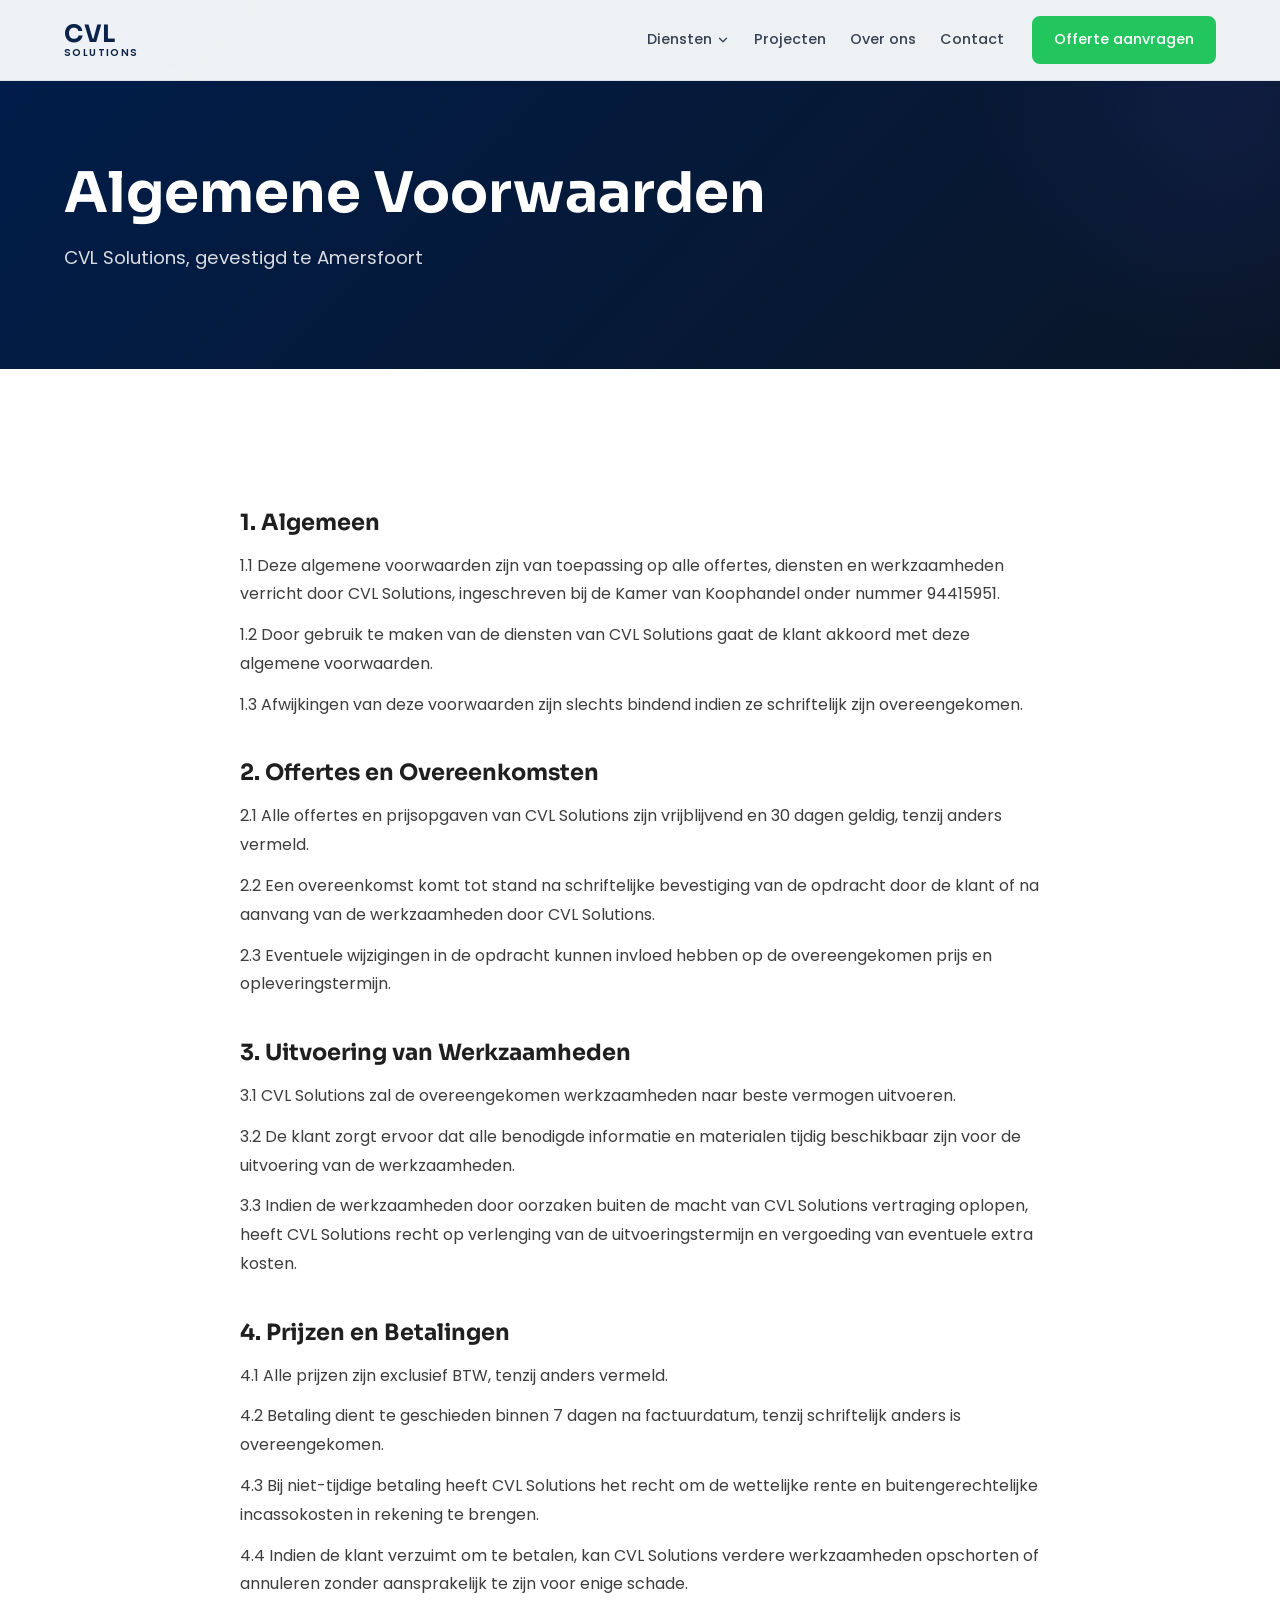
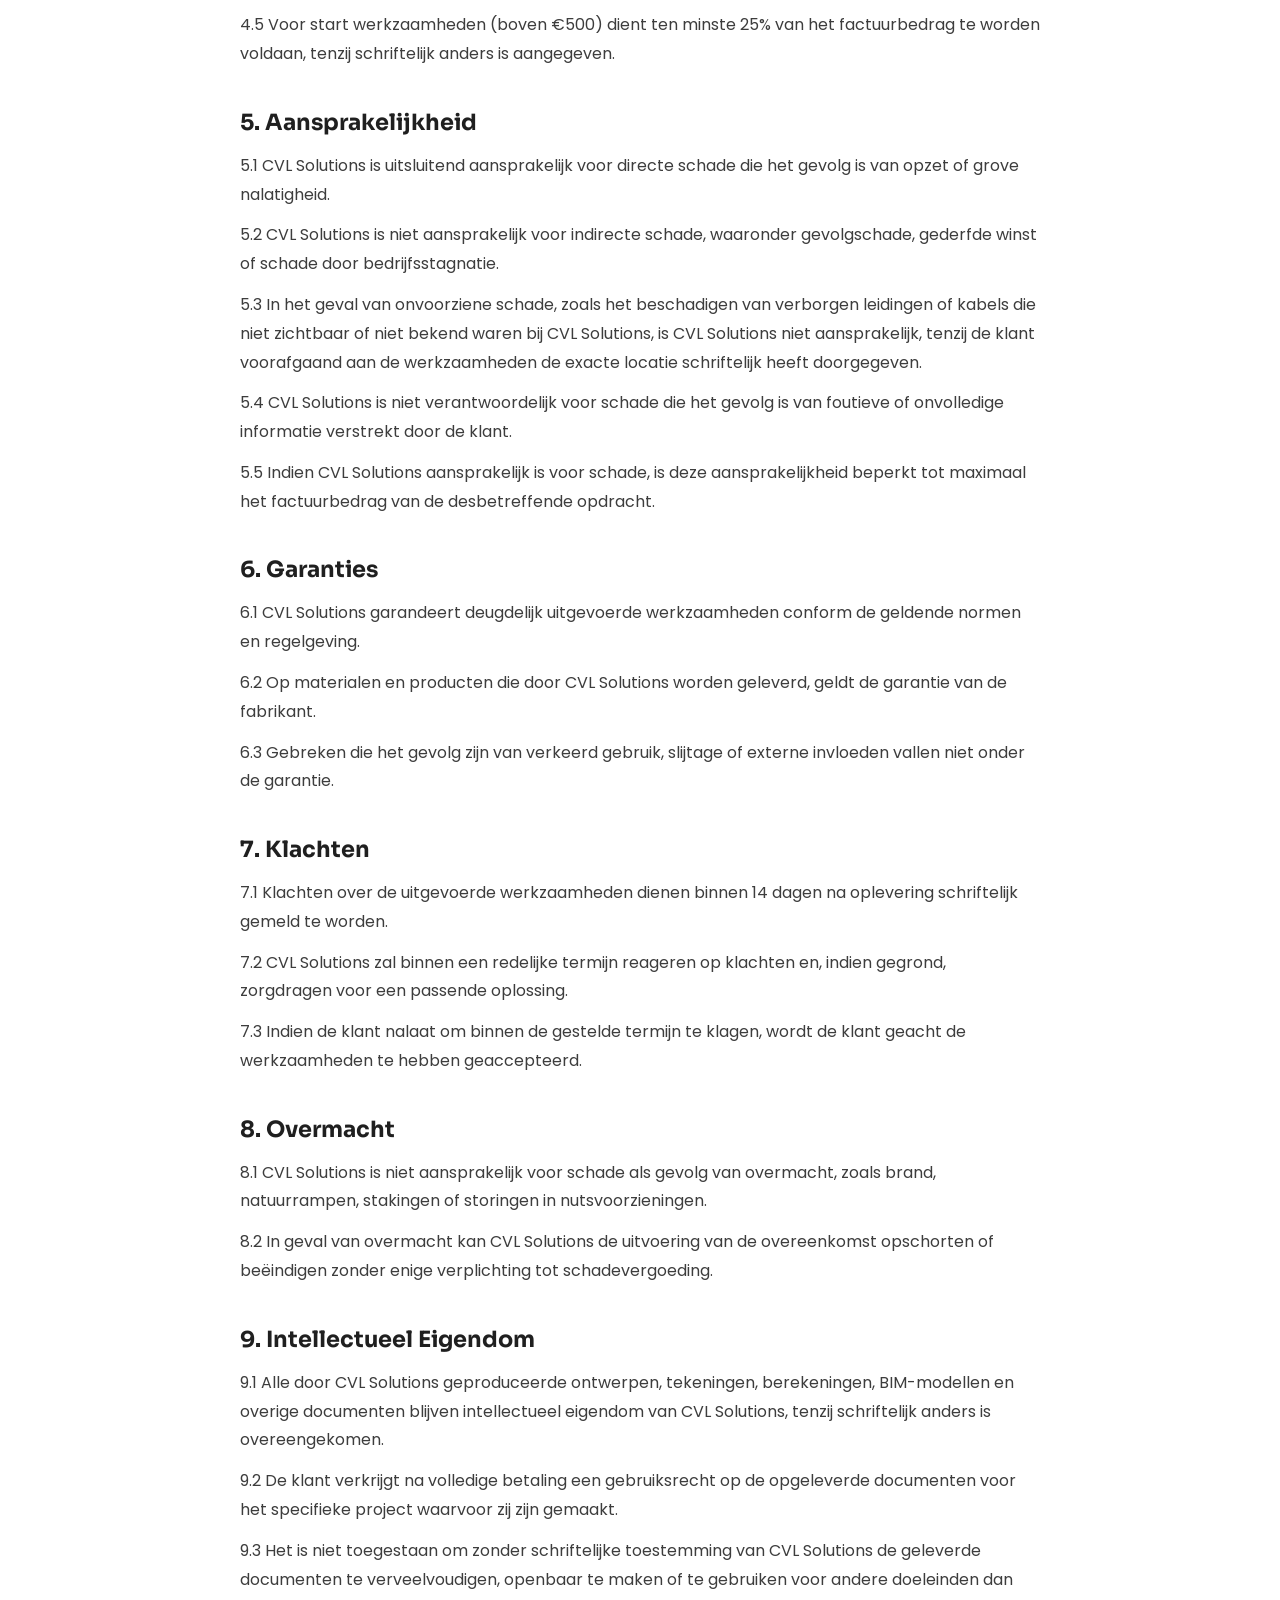
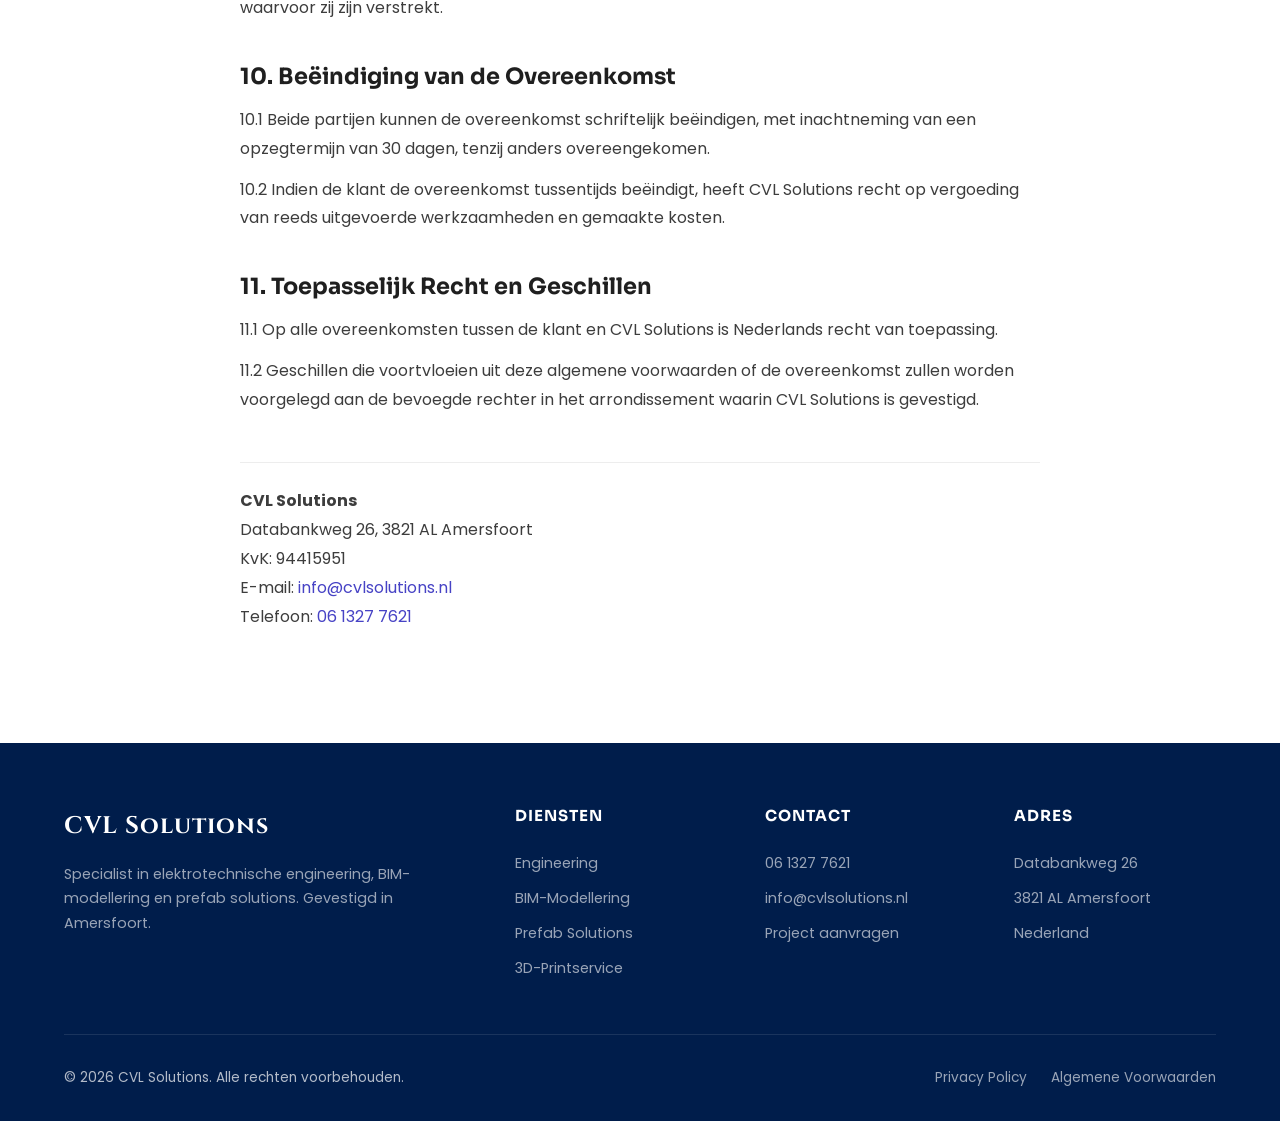
<file: algemene-voorwaarden.html>
<!DOCTYPE html>
<html lang="nl">
<head>
    <meta charset="UTF-8">
    <meta name="viewport" content="width=device-width, initial-scale=1.0, maximum-scale=5.0">
    <title>Algemene Voorwaarden | CVL Solutions</title>
    <meta name="description" content="Bekijk de algemene voorwaarden van CVL Solutions voor elektrotechnische engineering, BIM-modellering, prefab solutions en 3D-printservices.">
    <link rel="canonical" href="https://cvlsolutions.nl/algemene-voorwaarden">
    <link rel="icon" type="image/png" sizes="32x32" href="img/favicon-32.png">
    <link rel="icon" type="image/png" sizes="192x192" href="img/favicon-192.png">
    <link rel="apple-touch-icon" sizes="180x180" href="img/favicon-180.png">
    <link rel="preconnect" href="https://fonts.googleapis.com">
    <link rel="preconnect" href="https://fonts.gstatic.com" crossorigin>
    <link href="https://fonts.googleapis.com/css2?family=Cinzel:wght@500;700&family=Sora:wght@400;600;700&family=Poppins:wght@400;500;600&display=swap" rel="stylesheet">
    <link rel="stylesheet" href="css/style.css?v=20261123i">
    <style>
        .legal-content { max-width: 800px; margin: 0 auto; }
        .legal-content h2 { margin-top: 40px; margin-bottom: 16px; font-size: 1.4rem; }
        .legal-content h3 { margin-top: 24px; margin-bottom: 8px; font-size: 1.1rem; }
        .legal-content p { margin-bottom: 12px; color: var(--gray-dark); line-height: 1.8; }
        .legal-content ul { margin-bottom: 16px; padding-left: 24px; }
        .legal-content li { margin-bottom: 8px; color: var(--gray-dark); line-height: 1.7; list-style: disc; }
    </style>
    <meta property="og:image" content="https://cvlsolutions.nl/img/favicon-192.png">
    <link rel="sitemap" type="application/xml" href="/sitemap.xml">
</head>
<body>

    <header class="header">
        <div class="container header-inner">
            <a href="index.html" class="logo logo-stack" aria-label="CVL Solutions - home"><span class="logo-main">CVL</span><span class="logo-sub">SOLUTIONS</span></a>
                        <nav class="nav-links" aria-label="Hoofdmenu">
                <div class="nav-dropdown">
                    <button type="button" class="nav-dd-toggle" aria-haspopup="true" aria-expanded="false">Diensten <svg viewBox="0 0 24 24" width="14" height="14" fill="none" stroke="currentColor" stroke-width="2.2" stroke-linecap="round" stroke-linejoin="round" aria-hidden="true"><polyline points="6 9 12 15 18 9"/></svg></button>
                    <div class="nav-dd-menu">
                        <a href="engineering.html">Engineering</a>
                        <a href="berekeningen.html">Berekeningen</a>
                        <a href="bim-modellering.html">BIM-Modellering</a>
                        <a href="prefab-solutions.html">Prefab Solutions</a>
                        <a href="werkwijze.html">Werkwijze &amp; pakketten</a>
                        <a href="index.html#huur-in">Huur ons in</a>
                    </div>
                </div>
                <a href="projecten.html">Projecten</a>
                <a href="index.html#over-ons">Over ons</a>
                <a href="contact.html">Contact</a>
                <a href="aanvraag.html" class="btn btn-sm nav-cta nav-cta-green">Offerte aanvragen</a>
            </nav>
            <button class="hamburger" aria-label="Menu"><span></span><span></span><span></span></button>
        </div>
                <div class="mobile-menu">
            <a href="index.html">Home</a>
            <span class="mobile-menu-label">Diensten</span>
            <a href="engineering.html" class="mm-sub">Engineering</a>
            <a href="berekeningen.html" class="mm-sub">Berekeningen</a>
            <a href="bim-modellering.html" class="mm-sub">BIM-Modellering</a>
            <a href="prefab-solutions.html" class="mm-sub">Prefab Solutions</a>
            <a href="werkwijze.html" class="mm-sub">Werkwijze &amp; pakketten</a>
            <a href="index.html#huur-in" class="mm-sub">Huur ons in</a>
            <a href="projecten.html">Projecten</a>
            <a href="index.html#over-ons">Over ons</a>
            <a href="contact.html">Contact</a>
            <a href="aanvraag.html" class="mm-cta">Offerte aanvragen &rarr;</a>
        </div>
    </header>

    <section class="page-header">
        <div class="container">
            <h1>Algemene Voorwaarden</h1>
            <p>CVL Solutions, gevestigd te Amersfoort</p>
        </div>
    </section>

    <section class="section">
        <div class="container">
            <div class="legal-content">

                <h2>1. Algemeen</h2>
                <p>1.1 Deze algemene voorwaarden zijn van toepassing op alle offertes, diensten en werkzaamheden verricht door CVL Solutions, ingeschreven bij de Kamer van Koophandel onder nummer 94415951.</p>
                <p>1.2 Door gebruik te maken van de diensten van CVL Solutions gaat de klant akkoord met deze algemene voorwaarden.</p>
                <p>1.3 Afwijkingen van deze voorwaarden zijn slechts bindend indien ze schriftelijk zijn overeengekomen.</p>

                <h2>2. Offertes en Overeenkomsten</h2>
                <p>2.1 Alle offertes en prijsopgaven van CVL Solutions zijn vrijblijvend en 30 dagen geldig, tenzij anders vermeld.</p>
                <p>2.2 Een overeenkomst komt tot stand na schriftelijke bevestiging van de opdracht door de klant of na aanvang van de werkzaamheden door CVL Solutions.</p>
                <p>2.3 Eventuele wijzigingen in de opdracht kunnen invloed hebben op de overeengekomen prijs en opleveringstermijn.</p>

                <h2>3. Uitvoering van Werkzaamheden</h2>
                <p>3.1 CVL Solutions zal de overeengekomen werkzaamheden naar beste vermogen uitvoeren.</p>
                <p>3.2 De klant zorgt ervoor dat alle benodigde informatie en materialen tijdig beschikbaar zijn voor de uitvoering van de werkzaamheden.</p>
                <p>3.3 Indien de werkzaamheden door oorzaken buiten de macht van CVL Solutions vertraging oplopen, heeft CVL Solutions recht op verlenging van de uitvoeringstermijn en vergoeding van eventuele extra kosten.</p>

                <h2>4. Prijzen en Betalingen</h2>
                <p>4.1 Alle prijzen zijn exclusief BTW, tenzij anders vermeld.</p>
                <p>4.2 Betaling dient te geschieden binnen 7 dagen na factuurdatum, tenzij schriftelijk anders is overeengekomen.</p>
                <p>4.3 Bij niet-tijdige betaling heeft CVL Solutions het recht om de wettelijke rente en buitengerechtelijke incassokosten in rekening te brengen.</p>
                <p>4.4 Indien de klant verzuimt om te betalen, kan CVL Solutions verdere werkzaamheden opschorten of annuleren zonder aansprakelijk te zijn voor enige schade.</p>
                <p>4.5 Voor start werkzaamheden (boven &euro;500) dient ten minste 25% van het factuurbedrag te worden voldaan, tenzij schriftelijk anders is aangegeven.</p>

                <h2>5. Aansprakelijkheid</h2>
                <p>5.1 CVL Solutions is uitsluitend aansprakelijk voor directe schade die het gevolg is van opzet of grove nalatigheid.</p>
                <p>5.2 CVL Solutions is niet aansprakelijk voor indirecte schade, waaronder gevolgschade, gederfde winst of schade door bedrijfsstagnatie.</p>
                <p>5.3 In het geval van onvoorziene schade, zoals het beschadigen van verborgen leidingen of kabels die niet zichtbaar of niet bekend waren bij CVL Solutions, is CVL Solutions niet aansprakelijk, tenzij de klant voorafgaand aan de werkzaamheden de exacte locatie schriftelijk heeft doorgegeven.</p>
                <p>5.4 CVL Solutions is niet verantwoordelijk voor schade die het gevolg is van foutieve of onvolledige informatie verstrekt door de klant.</p>
                <p>5.5 Indien CVL Solutions aansprakelijk is voor schade, is deze aansprakelijkheid beperkt tot maximaal het factuurbedrag van de desbetreffende opdracht.</p>

                <h2>6. Garanties</h2>
                <p>6.1 CVL Solutions garandeert deugdelijk uitgevoerde werkzaamheden conform de geldende normen en regelgeving.</p>
                <p>6.2 Op materialen en producten die door CVL Solutions worden geleverd, geldt de garantie van de fabrikant.</p>
                <p>6.3 Gebreken die het gevolg zijn van verkeerd gebruik, slijtage of externe invloeden vallen niet onder de garantie.</p>

                <h2>7. Klachten</h2>
                <p>7.1 Klachten over de uitgevoerde werkzaamheden dienen binnen 14 dagen na oplevering schriftelijk gemeld te worden.</p>
                <p>7.2 CVL Solutions zal binnen een redelijke termijn reageren op klachten en, indien gegrond, zorgdragen voor een passende oplossing.</p>
                <p>7.3 Indien de klant nalaat om binnen de gestelde termijn te klagen, wordt de klant geacht de werkzaamheden te hebben geaccepteerd.</p>

                <h2>8. Overmacht</h2>
                <p>8.1 CVL Solutions is niet aansprakelijk voor schade als gevolg van overmacht, zoals brand, natuurrampen, stakingen of storingen in nutsvoorzieningen.</p>
                <p>8.2 In geval van overmacht kan CVL Solutions de uitvoering van de overeenkomst opschorten of beëindigen zonder enige verplichting tot schadevergoeding.</p>

                <h2>9. Intellectueel Eigendom</h2>
                <p>9.1 Alle door CVL Solutions geproduceerde ontwerpen, tekeningen, berekeningen, BIM-modellen en overige documenten blijven intellectueel eigendom van CVL Solutions, tenzij schriftelijk anders is overeengekomen.</p>
                <p>9.2 De klant verkrijgt na volledige betaling een gebruiksrecht op de opgeleverde documenten voor het specifieke project waarvoor zij zijn gemaakt.</p>
                <p>9.3 Het is niet toegestaan om zonder schriftelijke toestemming van CVL Solutions de geleverde documenten te verveelvoudigen, openbaar te maken of te gebruiken voor andere doeleinden dan waarvoor zij zijn verstrekt.</p>

                <h2>10. Beëindiging van de Overeenkomst</h2>
                <p>10.1 Beide partijen kunnen de overeenkomst schriftelijk beëindigen, met inachtneming van een opzegtermijn van 30 dagen, tenzij anders overeengekomen.</p>
                <p>10.2 Indien de klant de overeenkomst tussentijds beëindigt, heeft CVL Solutions recht op vergoeding van reeds uitgevoerde werkzaamheden en gemaakte kosten.</p>

                <h2>11. Toepasselijk Recht en Geschillen</h2>
                <p>11.1 Op alle overeenkomsten tussen de klant en CVL Solutions is Nederlands recht van toepassing.</p>
                <p>11.2 Geschillen die voortvloeien uit deze algemene voorwaarden of de overeenkomst zullen worden voorgelegd aan de bevoegde rechter in het arrondissement waarin CVL Solutions is gevestigd.</p>

                <hr style="margin: 48px 0 24px; border: none; border-top: 1px solid var(--gray-light);">
                <p><strong>CVL Solutions</strong><br>Databankweg 26, 3821 AL Amersfoort<br>KvK: 94415951<br>E-mail: <a href="mailto:info@cvlsolutions.nl" style="color: var(--accent);">info@cvlsolutions.nl</a><br>Telefoon: <a href="tel:+31613277621" style="color: var(--accent);">06 1327 7621</a></p>

            </div>
        </div>
    </section>

    <footer class="footer">
        <div class="container">
            <div class="footer-grid">
                <div class="footer-brand">
                    <div class="logo" style="color: white;">CVL Solutions</div>
                    <p>Specialist in elektrotechnische engineering, BIM-modellering en prefab solutions. Gevestigd in Amersfoort.</p>
                </div>
                <div><h4>Diensten</h4><div class="footer-links"><a href="engineering.html">Engineering</a><a href="bim-modellering.html">BIM-Modellering</a><a href="prefab-solutions.html">Prefab Solutions</a><a href="https://lynk3d.netlify.app" target="_blank" rel="noopener">3D-Printservice</a></div></div>
                <div><h4>Contact</h4><div class="footer-links"><a href="tel:+31613277621">06 1327 7621</a><a href="mailto:info@cvlsolutions.nl">info@cvlsolutions.nl</a><a href="aanvraag.html">Project aanvragen</a></div></div>
                <div><h4>Adres</h4><div class="footer-links"><a>Databankweg 26</a><a>3821 AL Amersfoort</a><a>Nederland</a></div></div>
            </div>
            <div class="footer-bottom">
                <span>&copy; 2026 CVL Solutions. Alle rechten voorbehouden.</span>
                <div class="footer-legal"><a href="privacy-policy.html">Privacy Policy</a><a href="algemene-voorwaarden.html">Algemene Voorwaarden</a></div>
            </div>
        </div>
    </footer>

    <script src="js/main.js?v=20261123d"></script>
    <script src="js/analytics.js?v=2"></script>
</body>
</html>
</file>
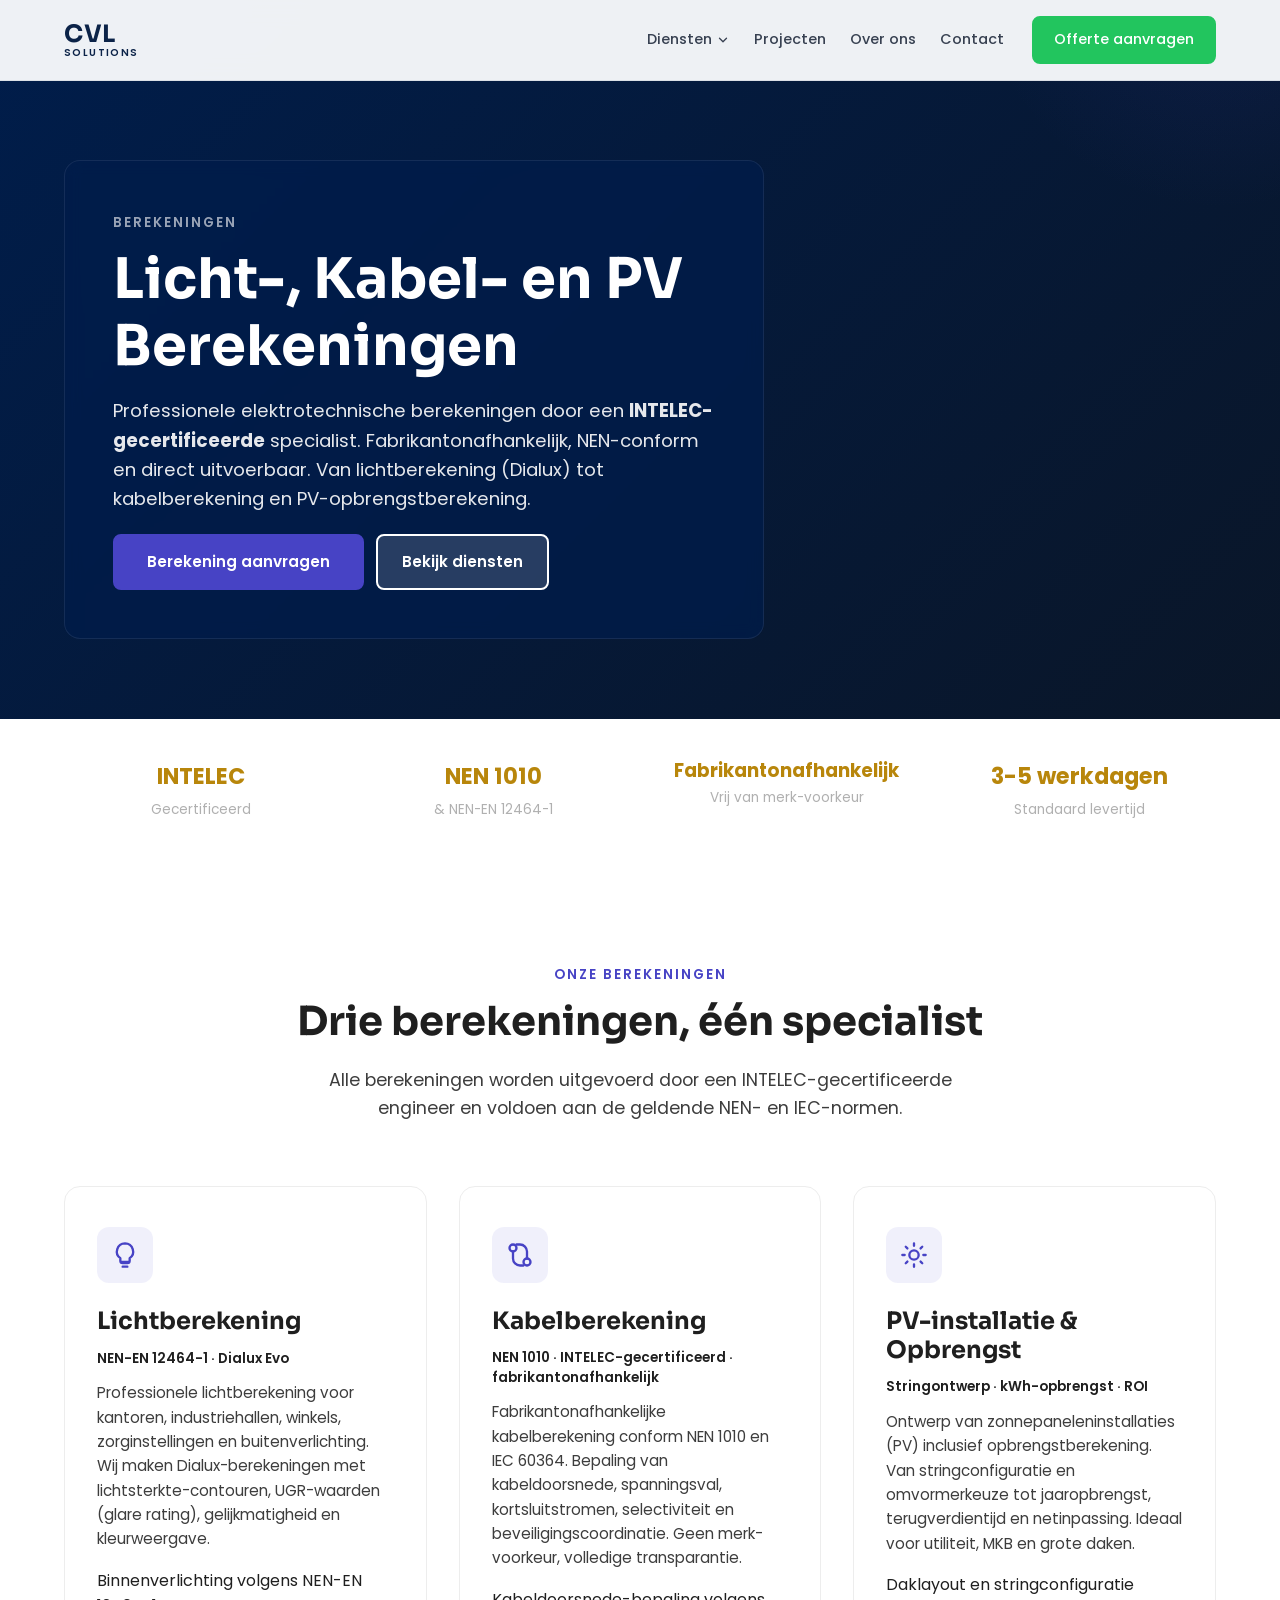
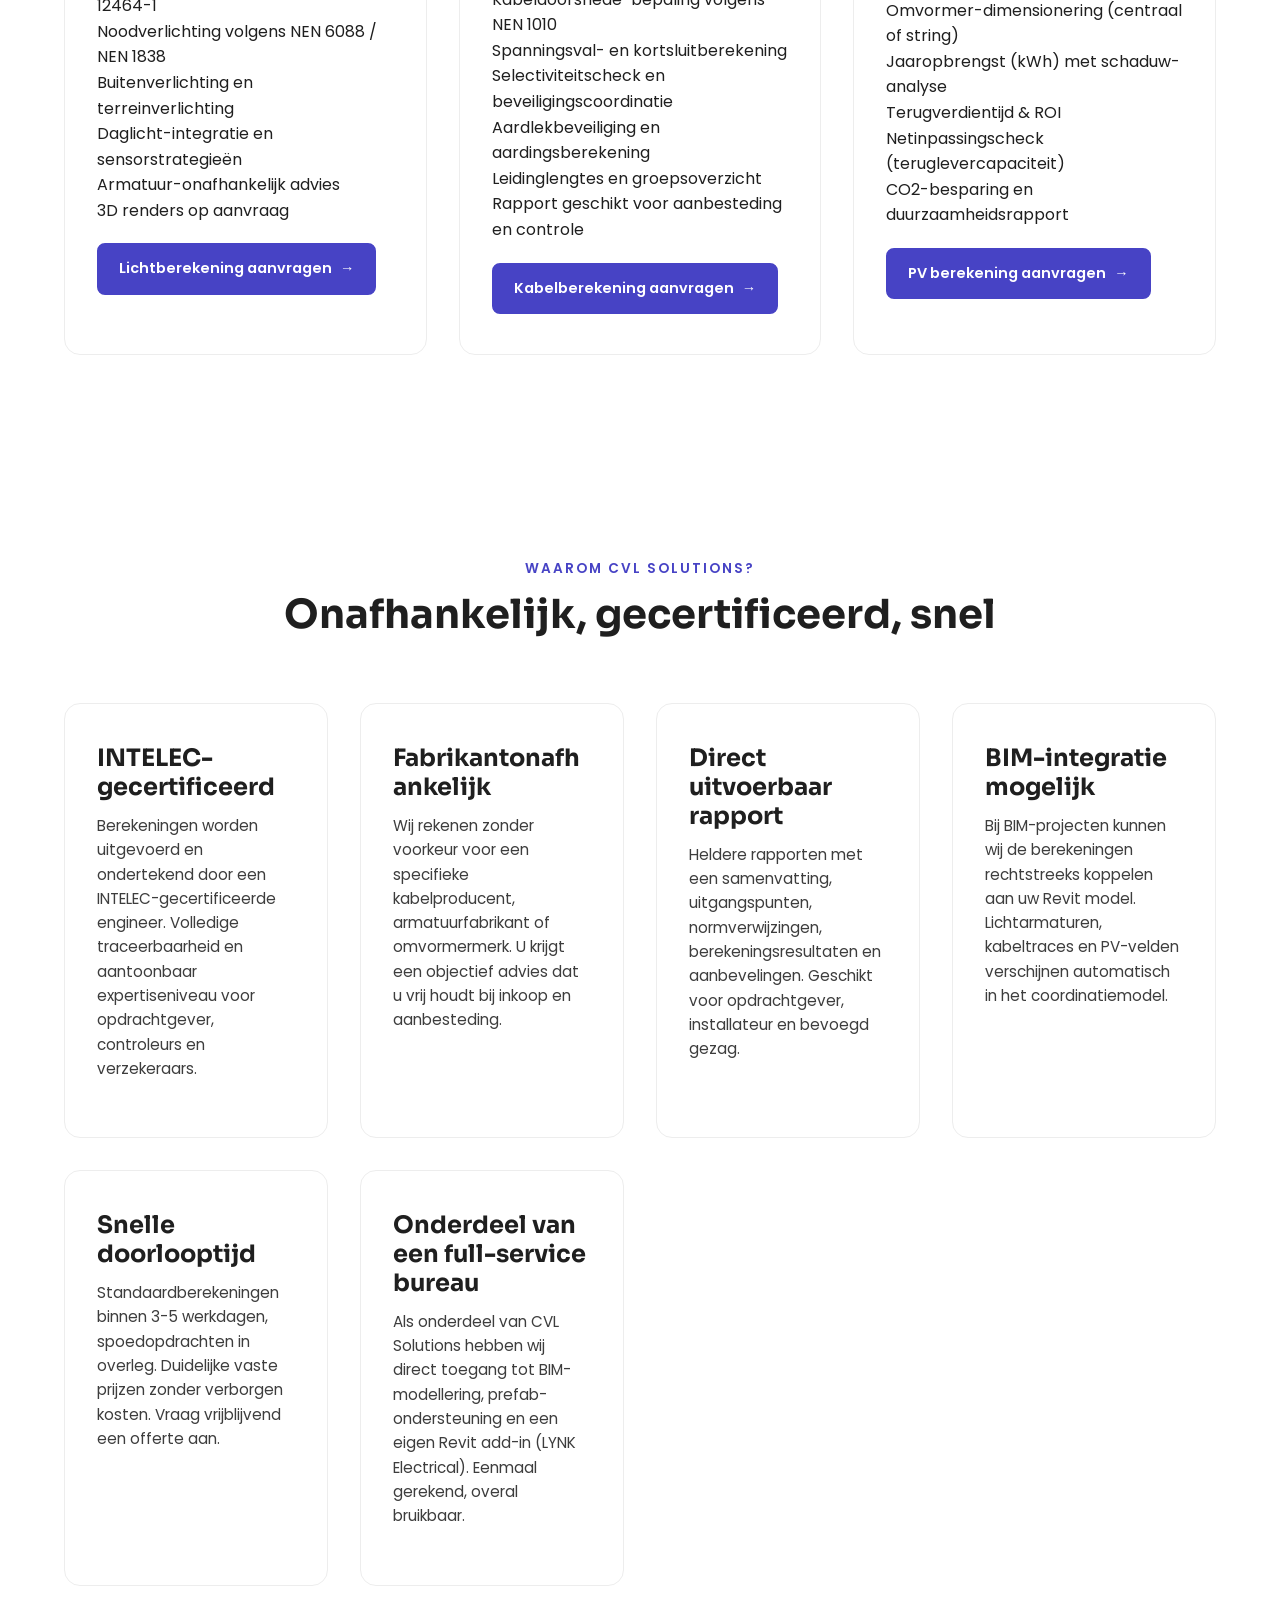
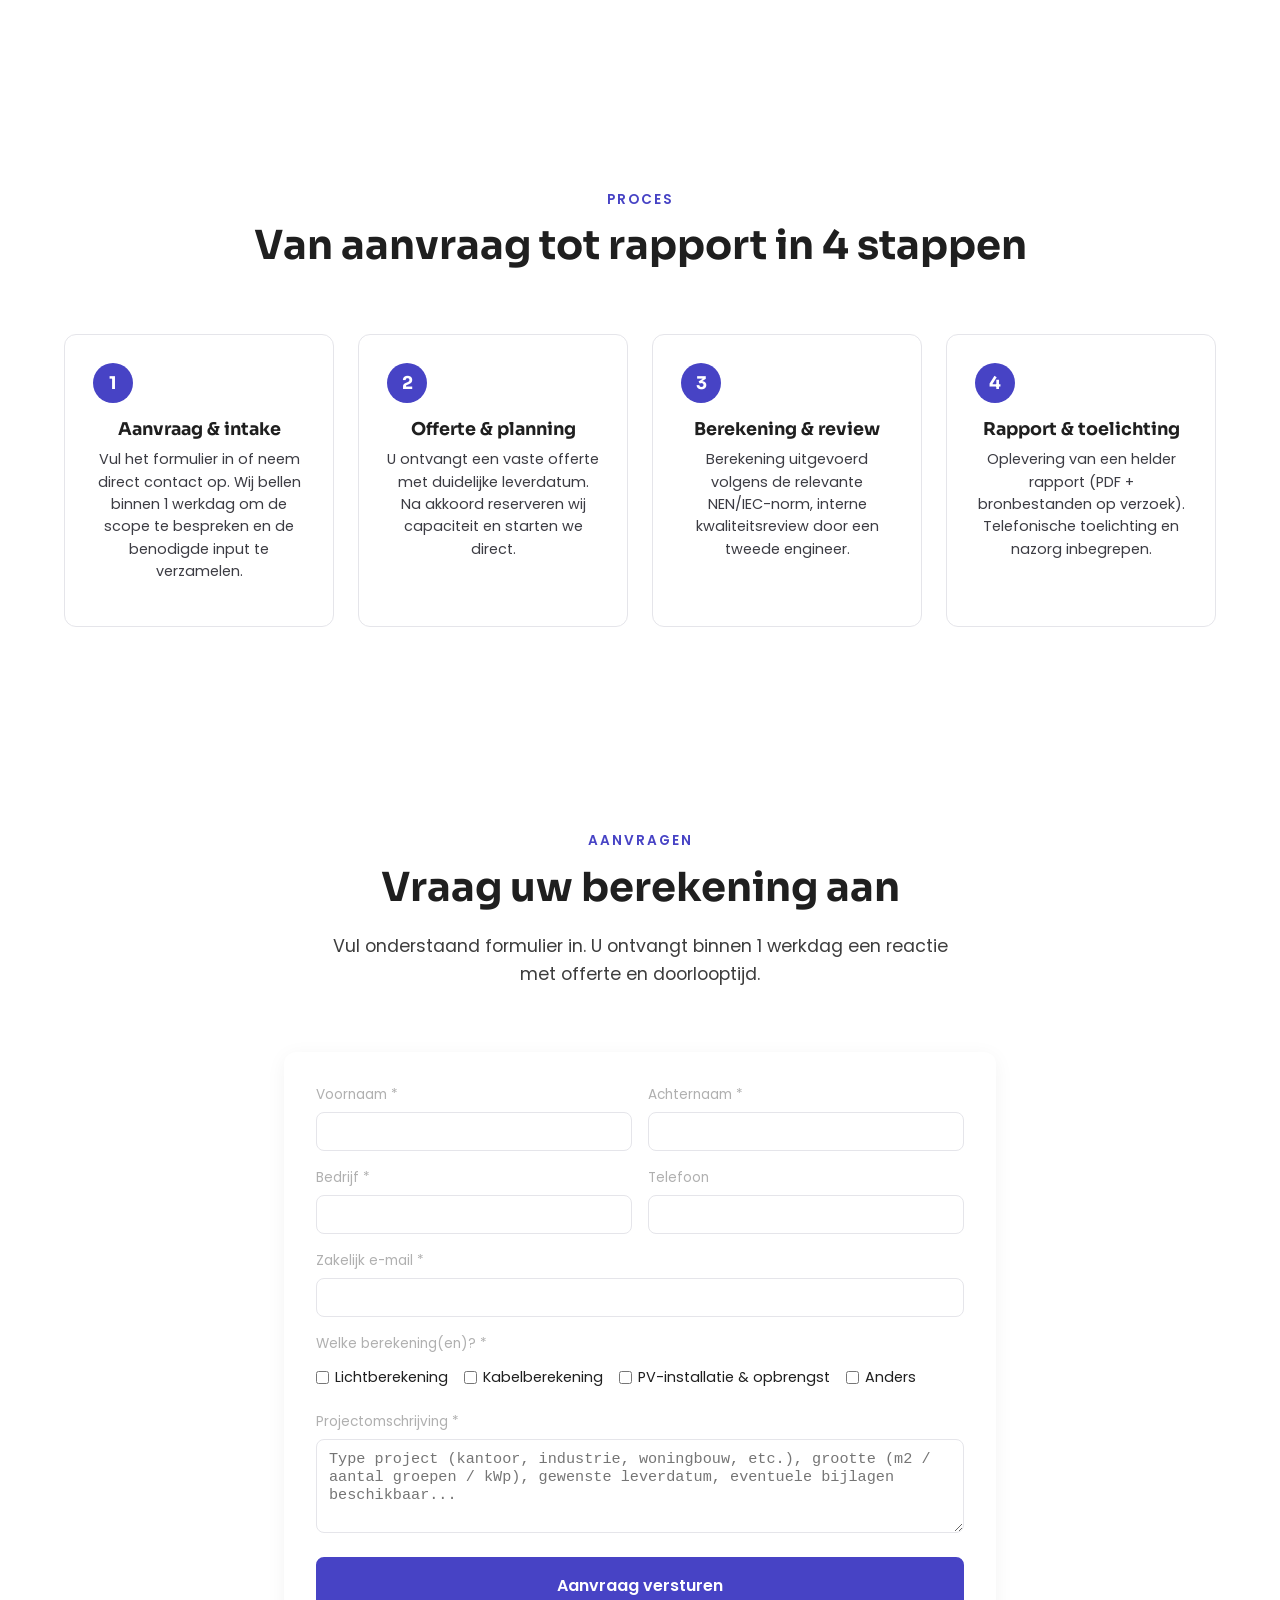
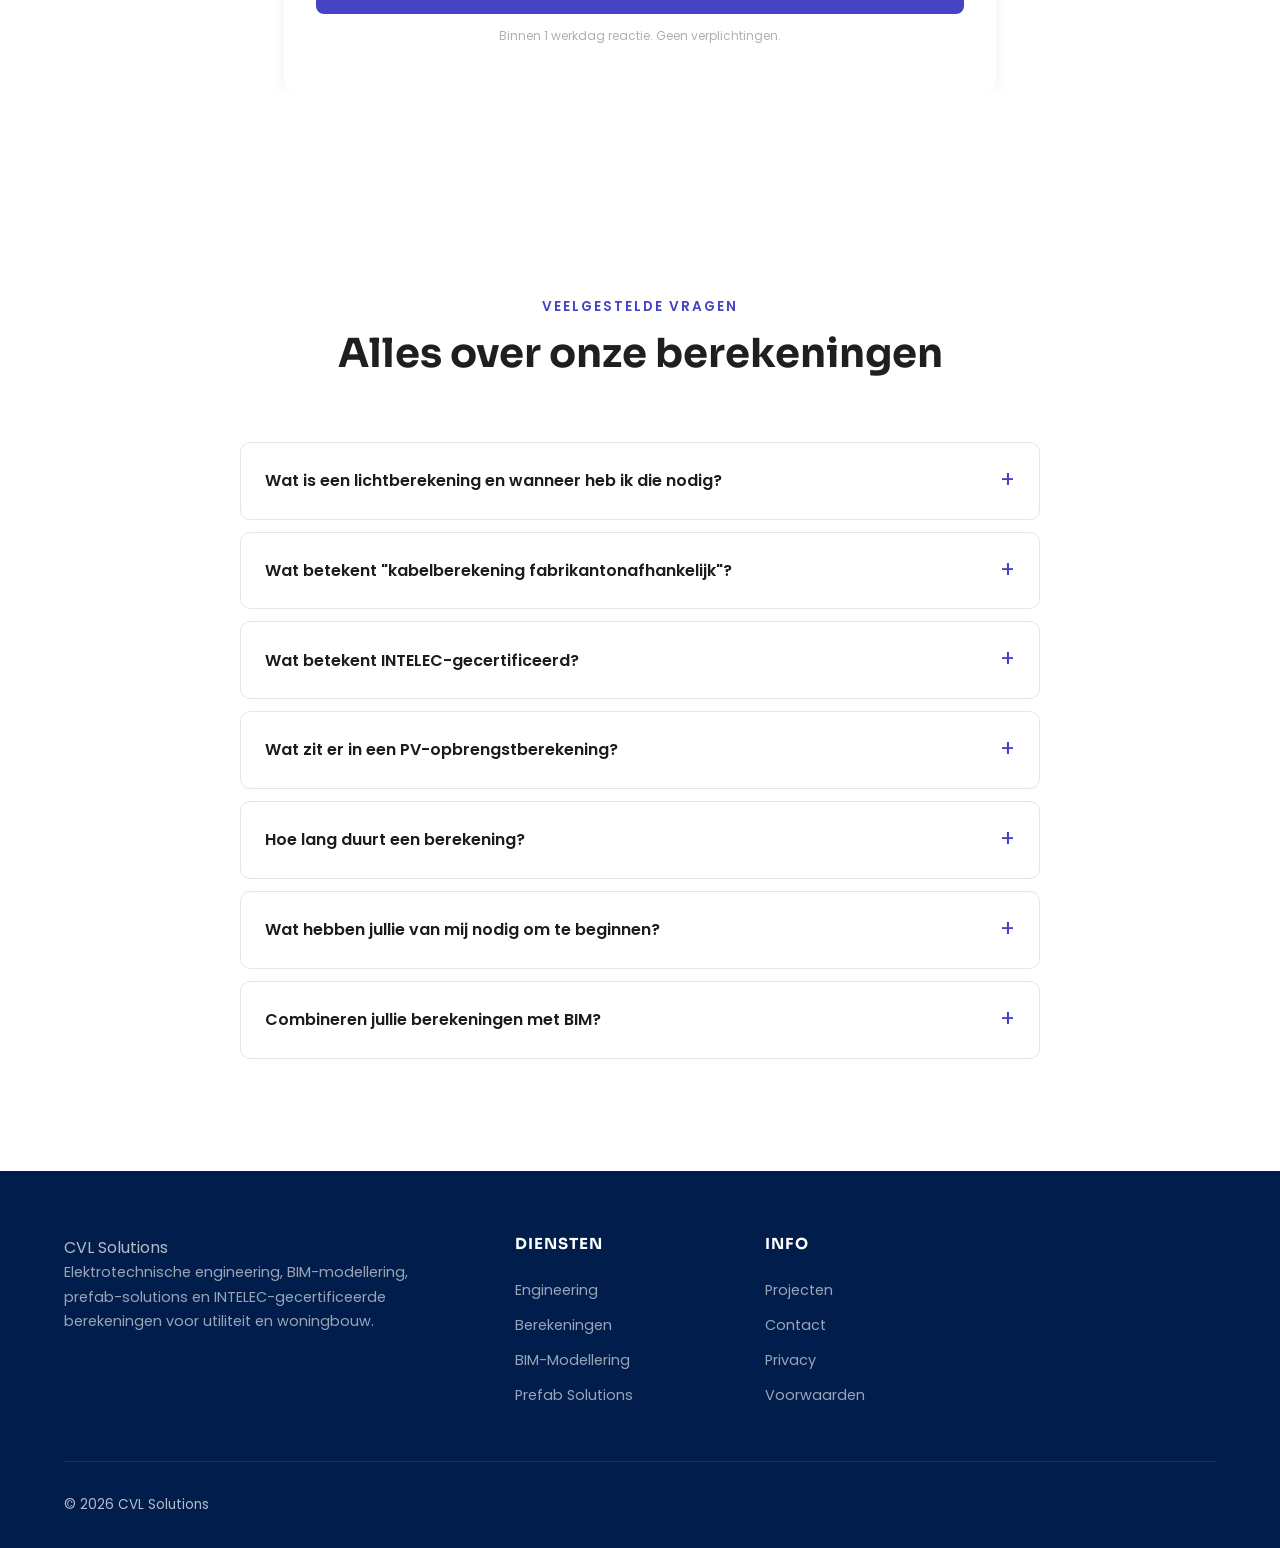
<file: berekeningen.html>
<!DOCTYPE html>
<html lang="nl">
<head>
    <meta charset="UTF-8">
    <meta name="viewport" content="width=device-width, initial-scale=1.0, maximum-scale=5.0">
    <title>Lichtberekening, Kabelberekening &amp; PV Opbrengstberekening | INTELEC-gecertificeerd | CVL Solutions</title>
    <meta name="description" content="Professionele elektrotechnische berekeningen: lichtberekening (Dialux), kabelberekening fabrikantonafhankelijk &amp; INTELEC-gecertificeerd, PV-installatie ontwerp en opbrengstberekeningen. Snel advies en uitvoerbare rapporten voor uw project.">
    <meta name="keywords" content="lichtberekening aanvragen, lichtberekening uitbesteden, Dialux berekening, kabelberekening, kabelberekening fabrikantonafhankelijk, INTELEC kabelberekening, PV berekening, PV opbrengstberekening, PV installatie berekening, zonnepaneel opbrengst berekenen, elektrotechnische berekeningen, installatieberekeningen">
    <meta property="og:title" content="Lichtberekening, Kabelberekening &amp; PV Berekeningen | CVL Solutions">
    <meta property="og:description" content="Laat uw licht-, kabel- en PV-berekeningen uitvoeren door INTELEC-gecertificeerde specialisten. Fabrikantonafhankelijk, NEN-conform en snel geleverd.">
    <meta property="og:url" content="https://cvlsolutions.nl/berekeningen">
    <meta property="og:type" content="website">
    <link rel="canonical" href="https://cvlsolutions.nl/berekeningen">
    <link rel="icon" type="image/png" sizes="32x32" href="img/favicon-32.png">
    <link rel="icon" type="image/png" sizes="192x192" href="img/favicon-192.png">
    <link rel="apple-touch-icon" sizes="180x180" href="img/favicon-180.png">
    <link rel="preconnect" href="https://fonts.googleapis.com">
    <link rel="preconnect" href="https://fonts.gstatic.com" crossorigin>
    <link href="https://fonts.googleapis.com/css2?family=Cinzel:wght@500;700&family=Sora:wght@400;600;700&family=Poppins:wght@400;500;600&display=swap" rel="stylesheet">
    <link rel="stylesheet" href="css/style.css?v=20261123i">
    <style>
        /* Zorg dat alles altijd zichtbaar is (override reveal/stagger) */
        .reveal, .reveal-left, .reveal-right,
        .stagger-children > * {
            opacity: 1 !important;
            transform: none !important;
        }

        /* Duidelijke witte secundaire knop in hero */
        .btn-hero-secondary {
            background: rgba(255,255,255,0.15) !important;
            color: #ffffff !important;
            border: 2px solid #ffffff !important;
            padding: 12px 24px;
            border-radius: 8px;
            font-weight: 600;
            text-decoration: none;
            display: inline-flex;
            align-items: center;
            transition: all 0.2s ease;
        }
        .btn-hero-secondary:hover {
            background: #ffffff !important;
            color: #4743c5 !important;
            transform: translateY(-2px);
        }

        /* Zorg dat lange woorden in service cards netjes breken */
        .service-card,
        .service-card h3,
        .service-card p,
        .service-card li {
            word-wrap: break-word;
            overflow-wrap: break-word;
            hyphens: auto;
        }

        /* Duidelijke CTA in service cards */
        .card-cta {
            display: inline-flex;
            align-items: center;
            gap: 8px;
            padding: 12px 20px;
            background: #4743c5;
            color: #ffffff !important;
            border-radius: 8px;
            font-weight: 600;
            font-size: 0.9rem;
            text-decoration: none;
            transition: all 0.2s ease;
            border: 2px solid #4743c5;
        }
        .card-cta:hover {
            background: #3a36a8;
            border-color: #3a36a8;
            transform: translateY(-2px);
            box-shadow: 0 6px 16px rgba(71, 67, 197, 0.3);
        }
        .card-cta span {
            transition: transform 0.2s ease;
        }
        .card-cta:hover span {
            transform: translateX(4px);
        }

        /* FAQ styling */
        .faq-item {
            background: white;
            border-radius: 10px;
            padding: 20px 24px;
            margin-bottom: 12px;
            border: 1px solid #E5E5EA;
            cursor: pointer;
        }
        .faq-item summary {
            font-weight: 600;
            font-size: 1rem;
            color: #1C1C1E;
            outline: none;
            list-style: none;
            display: flex;
            justify-content: space-between;
            align-items: center;
        }
        .faq-item summary::after {
            content: '+';
            font-size: 1.4rem;
            color: #4743c5;
            font-weight: 400;
        }
        .faq-item[open] summary::after {
            content: '−';
        }
        .faq-item p {
            margin: 12px 0 0;
            color: #3C3C43;
            line-height: 1.6;
            font-size: 0.95rem;
        }

        /* Process steps */
        .process-steps {
            display: grid;
            grid-template-columns: repeat(auto-fit, minmax(240px, 1fr));
            gap: 24px;
            margin-top: 32px;
        }
        .process-step {
            background: white;
            border-radius: 12px;
            padding: 28px;
            border: 1px solid #E5E5EA;
            position: relative;
        }
        .process-step .step-number {
            width: 40px;
            height: 40px;
            background: #4743c5;
            color: white;
            border-radius: 50%;
            display: flex;
            align-items: center;
            justify-content: center;
            font-weight: 700;
            font-size: 1.1rem;
            margin-bottom: 16px;
        }
        .process-step h3 {
            font-size: 1.1rem;
            margin-bottom: 8px;
        }
        .process-step p {
            color: #3C3C43;
            font-size: 0.9rem;
            line-height: 1.55;
        }
    </style>

    <!-- Structured data: Service with offered calculations -->
    <script type="application/ld+json">
    {
        "@context": "https://schema.org",
        "@type": "Service",
        "name": "Elektrotechnische Berekeningen",
        "description": "Lichtberekeningen, kabelberekeningen (fabrikantonafhankelijk en INTELEC-gecertificeerd) en PV-installatie opbrengstberekeningen voor utiliteit en woningbouw.",
        "url": "https://cvlsolutions.nl/berekeningen",
        "provider": {
            "@type": "Organization",
            "name": "CVL Solutions",
            "url": "https://cvlsolutions.nl"
        },
        "areaServed": "NL",
        "hasOfferCatalog": {
            "@type": "OfferCatalog",
            "name": "Berekeningen",
            "itemListElement": [
                {
                    "@type": "Offer",
                    "itemOffered": {"@type": "Service", "name": "Lichtberekening", "description": "Dialux-berekeningen voor binnen- en buitenverlichting conform NEN-EN 12464-1 en de Arbo-richtlijnen."}
                },
                {
                    "@type": "Offer",
                    "itemOffered": {"@type": "Service", "name": "Kabelberekening", "description": "Fabrikantonafhankelijke kabelberekeningen volgens NEN 1010, INTELEC-gecertificeerd. Berekening van kabeldoorsnedes, spanningsval en kortsluitstromen."}
                },
                {
                    "@type": "Offer",
                    "itemOffered": {"@type": "Service", "name": "PV-installatie en opbrengstberekening", "description": "Ontwerp en opbrengstberekening van PV-installaties: stringconfiguratie, omvormerkeuze, jaaropbrengst en ROI."}
                }
            ]
        }
    }
    </script>

    <script type="application/ld+json">
    {
        "@context": "https://schema.org",
        "@type": "FAQPage",
        "mainEntity": [
            {"@type": "Question", "name": "Wat is een lichtberekening en wanneer heb ik die nodig?", "acceptedAnswer": {"@type": "Answer", "text": "Een lichtberekening toont aan of een verlichtingsinstallatie voldoet aan de norm NEN-EN 12464-1 (werkplekverlichting) of NEN 5454 (noodverlichting). Je hebt een lichtberekening nodig bij nieuwbouw, verbouw, aanbesteding of bij een wijziging van werkplekinrichting. Wij leveren Dialux-berekeningen met armatuurkeuze, lichtsterkte-contouren en glare rating."}},
            {"@type": "Question", "name": "Wat betekent 'kabelberekening fabrikantonafhankelijk'?", "acceptedAnswer": {"@type": "Answer", "text": "Fabrikantonafhankelijk betekent dat onze kabelberekening niet gebonden is aan één kabelproducent of software. Wij rekenen conform NEN 1010 en de IEC 60364-norm met objectieve berekeningsmethodes, zodat u de juiste kabeldoorsnede krijgt zonder voorkeur voor een specifiek merk. Dit geeft u vrijheid bij inkoop en aanbesteding."}},
            {"@type": "Question", "name": "Wat betekent INTELEC-gecertificeerd?", "acceptedAnswer": {"@type": "Answer", "text": "Onze berekeningen zijn uitgevoerd door een INTELEC-gecertificeerde specialist. INTELEC is het onafhankelijke Nederlandse certificeringsinstituut voor elektrotechnische engineering. De certificering garandeert dat de berekening voldoet aan de geldende normen en dat de verantwoordelijke een bewezen expertiseniveau heeft."}},
            {"@type": "Question", "name": "Wat zit er in een PV-opbrengstberekening?", "acceptedAnswer": {"@type": "Answer", "text": "Een PV-opbrengstberekening geeft inzicht in de verwachte jaaropbrengst (kWh), terugverdientijd, ROI en CO2-besparing van een zonnepaneleninstallatie. Wij nemen daarbij locatie, dakhelling, orientatie, schaduwwerking, kabelverlies en omvormerrendement mee. Rapport inclusief stringconfiguratie, omvormeradvies en netinpassingscheck."}},
            {"@type": "Question", "name": "Hoe lang duurt een berekening?", "acceptedAnswer": {"@type": "Answer", "text": "Standaardberekeningen (enkel project, duidelijke input) leveren wij binnen 3-5 werkdagen. Complexere projecten met clash checks, meerdere varianten of optimalisatie-rondes duren 1-3 weken. Neem contact op voor een concrete doorlooptijd voor uw project."}},
            {"@type": "Question", "name": "Wat hebben jullie van mij nodig om te beginnen?", "acceptedAnswer": {"@type": "Answer", "text": "Voor een lichtberekening: plattegronden (DWG/PDF), plafondhoogtes, gewenste werkplektypes. Voor een kabelberekening: verdeelinrichtingsoverzicht, gewenste groepen, kabellengtes, omgevingstemperatuur. Voor PV: daktekening, locatie, gewenste systeemgrootte of budget."}}
        ]
    }
    </script>

    <meta property="og:image" content="https://cvlsolutions.nl/img/favicon-192.png">
    <link rel="sitemap" type="application/xml" href="/sitemap.xml">
</head>
<body>

    <!-- Header -->
    <header class="header">
        <div class="container header-inner">
            <a href="index.html" class="logo logo-stack" aria-label="CVL Solutions - home"><span class="logo-main">CVL</span><span class="logo-sub">SOLUTIONS</span></a>
            <nav class="nav-links" aria-label="Hoofdmenu">
                <div class="nav-dropdown">
                    <button type="button" class="nav-dd-toggle" aria-haspopup="true" aria-expanded="false">Diensten <svg viewBox="0 0 24 24" width="14" height="14" fill="none" stroke="currentColor" stroke-width="2.2" stroke-linecap="round" stroke-linejoin="round" aria-hidden="true"><polyline points="6 9 12 15 18 9"/></svg></button>
                    <div class="nav-dd-menu">
                        <a href="engineering.html">Engineering</a>
                        <a href="berekeningen.html">Berekeningen</a>
                        <a href="bim-modellering.html">BIM-Modellering</a>
                        <a href="prefab-solutions.html">Prefab Solutions</a>
                        <a href="werkwijze.html">Werkwijze &amp; pakketten</a>
                        <a href="index.html#huur-in">Huur ons in</a>
                    </div>
                </div>
                <a href="projecten.html">Projecten</a>
                <a href="index.html#over-ons">Over ons</a>
                <a href="contact.html">Contact</a>
                <a href="aanvraag.html" class="btn btn-sm nav-cta nav-cta-green">Offerte aanvragen</a>
            </nav>
            <button class="hamburger" aria-label="Menu"><span></span><span></span><span></span></button>
        </div>
        <div class="mobile-menu">
            <a href="index.html">Home</a>
            <span class="mobile-menu-label">Diensten</span>
            <a href="engineering.html" class="mm-sub">Engineering</a>
            <a href="berekeningen.html" class="mm-sub">Berekeningen</a>
            <a href="bim-modellering.html" class="mm-sub">BIM-Modellering</a>
            <a href="prefab-solutions.html" class="mm-sub">Prefab Solutions</a>
            <a href="werkwijze.html" class="mm-sub">Werkwijze &amp; pakketten</a>
            <a href="index.html#huur-in" class="mm-sub">Huur ons in</a>
            <a href="projecten.html">Projecten</a>
            <a href="index.html#over-ons">Over ons</a>
            <a href="contact.html">Contact</a>
            <a href="aanvraag.html" class="mm-cta">Offerte aanvragen &rarr;</a>
        </div>
    </header>

    <!-- Page Header -->
    <section class="page-header">
        <div class="container">
            <div class="header-text-panel">
                <span class="section-label">Berekeningen</span>
                <h1>Licht-, Kabel- en <span class="highlight">PV Berekeningen</span></h1>
                <p>Professionele elektrotechnische berekeningen door een <strong>INTELEC-gecertificeerde</strong> specialist. Fabrikantonafhankelijk, NEN-conform en direct uitvoerbaar. Van lichtberekening (Dialux) tot kabelberekening en PV-opbrengstberekening.</p>
                <div style="margin-top:20px;display:flex;gap:12px;flex-wrap:wrap;">
                    <a href="#aanvragen" class="btn btn-primary">Berekening aanvragen</a>
                    <a href="#diensten" class="btn btn-hero-secondary">Bekijk diensten</a>
                </div>
            </div>
        </div>
    </section>

    <!-- Trust bar -->
    <section class="section" style="padding-top:40px;padding-bottom:40px;">
        <div class="container">
            <div style="display:grid;grid-template-columns:repeat(auto-fit,minmax(220px,1fr));gap:20px;text-align:center;">
                <div>
                    <div style="font-size:1.4rem;font-weight:700;color:var(--gold, #b8860b);word-wrap:break-word;">INTELEC</div>
                    <div style="font-size:0.85rem;color:var(--gray-mid);margin-top:4px;">Gecertificeerd</div>
                </div>
                <div>
                    <div style="font-size:1.4rem;font-weight:700;color:var(--gold, #b8860b);word-wrap:break-word;">NEN 1010</div>
                    <div style="font-size:0.85rem;color:var(--gray-mid);margin-top:4px;">&amp; NEN-EN 12464-1</div>
                </div>
                <div>
                    <div style="font-size:1.15rem;font-weight:700;color:var(--gold, #b8860b);word-wrap:break-word;line-height:1.3;">Fabrikantonafhankelijk</div>
                    <div style="font-size:0.85rem;color:var(--gray-mid);margin-top:4px;">Vrij van merk-voorkeur</div>
                </div>
                <div>
                    <div style="font-size:1.4rem;font-weight:700;color:var(--gold, #b8860b);word-wrap:break-word;">3-5 werkdagen</div>
                    <div style="font-size:0.85rem;color:var(--gray-mid);margin-top:4px;">Standaard levertijd</div>
                </div>
            </div>
        </div>
    </section>

    <!-- Diensten -->
    <section class="section" id="diensten">
        <div class="container">
            <div class="section-header reveal">
                <span class="section-label">Onze berekeningen</span>
                <h2 class="section-title">Drie berekeningen, één specialist</h2>
                <p class="section-subtitle">Alle berekeningen worden uitgevoerd door een INTELEC-gecertificeerde engineer en voldoen aan de geldende NEN- en IEC-normen.</p>
            </div>

            <div class="services-grid stagger-children">
                <!-- Lichtberekening -->
                <div class="service-card">
                    <div class="service-icon">
                        <svg xmlns="http://www.w3.org/2000/svg" viewBox="0 0 24 24" fill="none" stroke="currentColor" stroke-linecap="round" stroke-linejoin="round" stroke-width="2">
                            <path d="M9 18h6M10 22h4M12 2a7 7 0 0 0-4 12.7V17a2 2 0 0 0 2 2h4a2 2 0 0 0 2-2v-2.3A7 7 0 0 0 12 2z"/>
                        </svg>
                    </div>
                    <h3>Lichtberekening</h3>
                    <p style="font-weight:600;color:var(--teal);font-size:0.85rem;margin-bottom:12px;">NEN-EN 12464-1 · Dialux Evo</p>
                    <p>Professionele lichtberekening voor kantoren, industriehallen, winkels, zorginstellingen en buitenverlichting. Wij maken Dialux-berekeningen met lichtsterkte-contouren, UGR-waarden (glare rating), gelijkmatigheid en kleurweergave.</p>
                    <ul class="feature-list" style="margin-top:12px;">
                        <li>Binnenverlichting volgens NEN-EN 12464-1</li>
                        <li>Noodverlichting volgens NEN 6088 / NEN 1838</li>
                        <li>Buitenverlichting en terreinverlichting</li>
                        <li>Daglicht-integratie en sensorstrategieën</li>
                        <li>Armatuur-onafhankelijk advies</li>
                        <li>3D renders op aanvraag</li>
                    </ul>
                    <a href="#aanvragen" class="card-cta" style="margin-top:20px;">Lichtberekening aanvragen <span aria-hidden="true">&rarr;</span></a>
                </div>

                <!-- Kabelberekening -->
                <div class="service-card">
                    <div class="service-icon">
                        <svg xmlns="http://www.w3.org/2000/svg" viewBox="0 0 24 24" fill="none" stroke="currentColor" stroke-linecap="round" stroke-linejoin="round" stroke-width="2">
                            <circle cx="6" cy="6" r="3"/>
                            <circle cx="18" cy="18" r="3"/>
                            <path d="M6 9v6a6 6 0 0 0 6 6h3M18 15V9a6 6 0 0 0-6-6H9"/>
                        </svg>
                    </div>
                    <h3>Kabelberekening</h3>
                    <p style="font-weight:600;color:var(--teal);font-size:0.85rem;margin-bottom:12px;word-wrap:break-word;overflow-wrap:break-word;line-height:1.5;">NEN 1010 · INTELEC-gecertificeerd · fabrikantonafhankelijk</p>
                    <p>Fabrikantonafhankelijke kabelberekening conform NEN 1010 en IEC 60364. Bepaling van kabeldoorsnede, spanningsval, kortsluitstromen, selectiviteit en beveiligingscoordinatie. Geen merk-voorkeur, volledige transparantie.</p>
                    <ul class="feature-list" style="margin-top:12px;">
                        <li>Kabeldoorsnede-bepaling volgens NEN 1010</li>
                        <li>Spanningsval- en kortsluitberekening</li>
                        <li>Selectiviteitscheck en beveiligingscoordinatie</li>
                        <li>Aardlekbeveiliging en aardingsberekening</li>
                        <li>Leidinglengtes en groepsoverzicht</li>
                        <li>Rapport geschikt voor aanbesteding en controle</li>
                    </ul>
                    <a href="#aanvragen" class="card-cta" style="margin-top:20px;">Kabelberekening aanvragen <span aria-hidden="true">&rarr;</span></a>
                </div>

                <!-- PV Berekening -->
                <div class="service-card">
                    <div class="service-icon">
                        <svg xmlns="http://www.w3.org/2000/svg" viewBox="0 0 24 24" fill="none" stroke="currentColor" stroke-linecap="round" stroke-linejoin="round" stroke-width="2">
                            <circle cx="12" cy="12" r="4"/>
                            <path d="M12 2v2M12 20v2M4.93 4.93l1.41 1.41M17.66 17.66l1.41 1.41M2 12h2M20 12h2M6.34 17.66l-1.41 1.41M19.07 4.93l-1.41 1.41"/>
                        </svg>
                    </div>
                    <h3>PV-installatie &amp; Opbrengst</h3>
                    <p style="font-weight:600;color:var(--teal);font-size:0.85rem;margin-bottom:12px;">Stringontwerp · kWh-opbrengst · ROI</p>
                    <p>Ontwerp van zonnepaneleninstallaties (PV) inclusief opbrengstberekening. Van stringconfiguratie en omvormerkeuze tot jaaropbrengst, terugverdientijd en netinpassing. Ideaal voor utiliteit, MKB en grote daken.</p>
                    <ul class="feature-list" style="margin-top:12px;">
                        <li>Daklayout en stringconfiguratie</li>
                        <li>Omvormer-dimensionering (centraal of string)</li>
                        <li>Jaaropbrengst (kWh) met schaduw-analyse</li>
                        <li>Terugverdientijd &amp; ROI</li>
                        <li>Netinpassingscheck (teruglevercapaciteit)</li>
                        <li>CO2-besparing en duurzaamheidsrapport</li>
                    </ul>
                    <a href="#aanvragen" class="card-cta" style="margin-top:20px;">PV berekening aanvragen <span aria-hidden="true">&rarr;</span></a>
                </div>
            </div>
        </div>
    </section>

    <!-- Waarom CVL -->
    <section class="section section-alt">
        <div class="container">
            <div class="section-header reveal">
                <span class="section-label">Waarom CVL Solutions?</span>
                <h2 class="section-title">Onafhankelijk, gecertificeerd, snel</h2>
            </div>
            <div class="services-grid stagger-children" style="grid-template-columns:repeat(auto-fit,minmax(260px,1fr));">
                <div class="service-card">
                    <h3>INTELEC-gecertificeerd</h3>
                    <p>Berekeningen worden uitgevoerd en ondertekend door een INTELEC-gecertificeerde engineer. Volledige traceerbaarheid en aantoonbaar expertiseniveau voor opdrachtgever, controleurs en verzekeraars.</p>
                </div>
                <div class="service-card">
                    <h3>Fabrikantonafhankelijk</h3>
                    <p>Wij rekenen zonder voorkeur voor een specifieke kabelproducent, armatuurfabrikant of omvormermerk. U krijgt een objectief advies dat u vrij houdt bij inkoop en aanbesteding.</p>
                </div>
                <div class="service-card">
                    <h3>Direct uitvoerbaar rapport</h3>
                    <p>Heldere rapporten met een samenvatting, uitgangspunten, normverwijzingen, berekeningsresultaten en aanbevelingen. Geschikt voor opdrachtgever, installateur en bevoegd gezag.</p>
                </div>
                <div class="service-card">
                    <h3>BIM-integratie mogelijk</h3>
                    <p>Bij BIM-projecten kunnen wij de berekeningen rechtstreeks koppelen aan uw Revit model. Lichtarmaturen, kabeltraces en PV-velden verschijnen automatisch in het coordinatiemodel.</p>
                </div>
                <div class="service-card">
                    <h3>Snelle doorlooptijd</h3>
                    <p>Standaardberekeningen binnen 3-5 werkdagen, spoedopdrachten in overleg. Duidelijke vaste prijzen zonder verborgen kosten. Vraag vrijblijvend een offerte aan.</p>
                </div>
                <div class="service-card">
                    <h3>Onderdeel van een full-service bureau</h3>
                    <p>Als onderdeel van CVL Solutions hebben wij direct toegang tot BIM-modellering, prefab-ondersteuning en een eigen Revit add-in (LYNK Electrical). Eenmaal gerekend, overal bruikbaar.</p>
                </div>
            </div>
        </div>
    </section>

    <!-- Proces -->
    <section class="section">
        <div class="container">
            <div class="section-header reveal">
                <span class="section-label">Proces</span>
                <h2 class="section-title">Van aanvraag tot rapport in 4 stappen</h2>
            </div>
            <div class="process-steps">
                <div class="process-step">
                    <div class="step-number">1</div>
                    <h3>Aanvraag &amp; intake</h3>
                    <p>Vul het formulier in of neem direct contact op. Wij bellen binnen 1 werkdag om de scope te bespreken en de benodigde input te verzamelen.</p>
                </div>
                <div class="process-step">
                    <div class="step-number">2</div>
                    <h3>Offerte &amp; planning</h3>
                    <p>U ontvangt een vaste offerte met duidelijke leverdatum. Na akkoord reserveren wij capaciteit en starten we direct.</p>
                </div>
                <div class="process-step">
                    <div class="step-number">3</div>
                    <h3>Berekening &amp; review</h3>
                    <p>Berekening uitgevoerd volgens de relevante NEN/IEC-norm, interne kwaliteitsreview door een tweede engineer.</p>
                </div>
                <div class="process-step">
                    <div class="step-number">4</div>
                    <h3>Rapport &amp; toelichting</h3>
                    <p>Oplevering van een helder rapport (PDF + bronbestanden op verzoek). Telefonische toelichting en nazorg inbegrepen.</p>
                </div>
            </div>
        </div>
    </section>

    <!-- Aanvraagformulier -->
    <section class="section section-alt" id="aanvragen">
        <div class="container" style="max-width:760px;">
            <div class="section-header reveal">
                <span class="section-label">Aanvragen</span>
                <h2 class="section-title">Vraag uw berekening aan</h2>
                <p class="section-subtitle">Vul onderstaand formulier in. U ontvangt binnen 1 werkdag een reactie met offerte en doorlooptijd.</p>
            </div>

            <form id="calcForm" onsubmit="submitCalcRequest(event)" style="background:white;border-radius:12px;padding:32px;box-shadow:0 4px 20px rgba(0,0,0,0.05);">
                <div style="display:grid;grid-template-columns:1fr 1fr;gap:16px;margin-bottom:16px;">
                    <div>
                        <label style="display:block;font-size:0.85rem;color:var(--gray-mid);margin-bottom:6px;">Voornaam *</label>
                        <input type="text" id="firstName" required style="width:100%;padding:10px 12px;border:1px solid #E5E5EA;border-radius:8px;font-size:0.95rem;box-sizing:border-box;">
                    </div>
                    <div>
                        <label style="display:block;font-size:0.85rem;color:var(--gray-mid);margin-bottom:6px;">Achternaam *</label>
                        <input type="text" id="lastName" required style="width:100%;padding:10px 12px;border:1px solid #E5E5EA;border-radius:8px;font-size:0.95rem;box-sizing:border-box;">
                    </div>
                </div>

                <div style="display:grid;grid-template-columns:1fr 1fr;gap:16px;margin-bottom:16px;">
                    <div>
                        <label style="display:block;font-size:0.85rem;color:var(--gray-mid);margin-bottom:6px;">Bedrijf *</label>
                        <input type="text" id="company" required style="width:100%;padding:10px 12px;border:1px solid #E5E5EA;border-radius:8px;font-size:0.95rem;box-sizing:border-box;">
                    </div>
                    <div>
                        <label style="display:block;font-size:0.85rem;color:var(--gray-mid);margin-bottom:6px;">Telefoon</label>
                        <input type="tel" id="phone" style="width:100%;padding:10px 12px;border:1px solid #E5E5EA;border-radius:8px;font-size:0.95rem;box-sizing:border-box;">
                    </div>
                </div>

                <div style="margin-bottom:16px;">
                    <label style="display:block;font-size:0.85rem;color:var(--gray-mid);margin-bottom:6px;">Zakelijk e-mail *</label>
                    <input type="email" id="email" required style="width:100%;padding:10px 12px;border:1px solid #E5E5EA;border-radius:8px;font-size:0.95rem;box-sizing:border-box;">
                </div>

                <div style="margin-bottom:16px;">
                    <label style="display:block;font-size:0.85rem;color:var(--gray-mid);margin-bottom:6px;">Welke berekening(en)? *</label>
                    <div style="display:flex;gap:16px;flex-wrap:wrap;padding:6px 0;">
                        <label style="display:flex;align-items:center;gap:6px;font-size:0.9rem;cursor:pointer;"><input type="checkbox" name="calcType" value="Lichtberekening"> Lichtberekening</label>
                        <label style="display:flex;align-items:center;gap:6px;font-size:0.9rem;cursor:pointer;"><input type="checkbox" name="calcType" value="Kabelberekening"> Kabelberekening</label>
                        <label style="display:flex;align-items:center;gap:6px;font-size:0.9rem;cursor:pointer;"><input type="checkbox" name="calcType" value="PV-installatie & opbrengst"> PV-installatie &amp; opbrengst</label>
                        <label style="display:flex;align-items:center;gap:6px;font-size:0.9rem;cursor:pointer;"><input type="checkbox" name="calcType" value="Anders"> Anders</label>
                    </div>
                </div>

                <div style="margin-bottom:16px;">
                    <label style="display:block;font-size:0.85rem;color:var(--gray-mid);margin-bottom:6px;">Projectomschrijving *</label>
                    <textarea id="description" rows="4" required placeholder="Type project (kantoor, industrie, woningbouw, etc.), grootte (m2 / aantal groepen / kWp), gewenste leverdatum, eventuele bijlagen beschikbaar..." style="width:100%;padding:10px 12px;border:1px solid #E5E5EA;border-radius:8px;font-size:0.95rem;box-sizing:border-box;resize:vertical;"></textarea>
                </div>

                <p id="formStatus" style="font-size:0.9rem;margin-bottom:12px;"></p>

                <button type="submit" class="btn btn-primary" style="width:100%;justify-content:center;padding:14px;font-size:1rem;">
                    Aanvraag versturen
                </button>
                <p style="font-size:0.75rem;color:var(--gray-mid);text-align:center;margin-top:12px;">Binnen 1 werkdag reactie. Geen verplichtingen.</p>
            </form>
        </div>
    </section>

    <!-- FAQ -->
    <section class="section">
        <div class="container" style="max-width:860px;">
            <div class="section-header reveal">
                <span class="section-label">Veelgestelde vragen</span>
                <h2 class="section-title">Alles over onze berekeningen</h2>
            </div>
            <div class="faq-list">
                <details class="faq-item">
                    <summary>Wat is een lichtberekening en wanneer heb ik die nodig?</summary>
                    <p>Een lichtberekening toont aan of een verlichtingsinstallatie voldoet aan de norm NEN-EN 12464-1 (werkplekverlichting) of NEN 6088/NEN 1838 (noodverlichting). Nodig bij nieuwbouw, verbouw, aanbesteding of bij een wijziging van werkplekinrichting. Wij leveren Dialux-berekeningen met armatuurkeuze, lichtsterkte-contouren, UGR en gelijkmatigheid.</p>
                </details>
                <details class="faq-item">
                    <summary>Wat betekent "kabelberekening fabrikantonafhankelijk"?</summary>
                    <p>Fabrikantonafhankelijk betekent dat onze kabelberekening niet gebonden is aan een kabelproducent of specifieke software. Wij rekenen conform NEN 1010 en IEC 60364 met objectieve methodes, zodat u een juiste kabeldoorsnede krijgt zonder merk-voorkeur. Dit geeft u volledige vrijheid bij inkoop en aanbesteding.</p>
                </details>
                <details class="faq-item">
                    <summary>Wat betekent INTELEC-gecertificeerd?</summary>
                    <p>INTELEC is het onafhankelijke Nederlandse certificeringsinstituut voor elektrotechnische engineering. Onze berekeningen worden uitgevoerd door een INTELEC-gecertificeerde specialist. Dat garandeert dat het rapport voldoet aan de geldende normen en dat de verantwoordelijke aantoonbaar expertise heeft.</p>
                </details>
                <details class="faq-item">
                    <summary>Wat zit er in een PV-opbrengstberekening?</summary>
                    <p>Een PV-opbrengstberekening geeft inzicht in de verwachte jaaropbrengst (kWh), terugverdientijd, ROI en CO2-besparing van een zonnepaneleninstallatie. Wij nemen locatie, dakhelling, orientatie, schaduwwerking, kabelverlies en omvormerrendement mee. Rapport inclusief stringconfiguratie, omvormeradvies en netinpassingscheck.</p>
                </details>
                <details class="faq-item">
                    <summary>Hoe lang duurt een berekening?</summary>
                    <p>Standaardberekeningen (enkel project, duidelijke input) leveren wij binnen 3-5 werkdagen. Complexere projecten met clash checks, meerdere varianten of optimalisatie-rondes duren 1-3 weken. Neem contact op voor een concrete doorlooptijd voor uw project.</p>
                </details>
                <details class="faq-item">
                    <summary>Wat hebben jullie van mij nodig om te beginnen?</summary>
                    <p><strong>Voor een lichtberekening:</strong> plattegronden (DWG/PDF), plafondhoogtes, gewenste werkplektypes.<br><strong>Voor een kabelberekening:</strong> verdeelinrichtingsoverzicht, gewenste groepen, kabellengtes, omgevingstemperatuur.<br><strong>Voor PV:</strong> daktekening, locatie, gewenste systeemgrootte of budget.</p>
                </details>
                <details class="faq-item">
                    <summary>Combineren jullie berekeningen met BIM?</summary>
                    <p>Ja. Indien uw project in Revit is gemodelleerd kunnen wij de berekeningsresultaten direct terugkoppelen naar het model: lichtarmaturen met lichtpuntparameters, kabeltraces met doorsnedes en groepen, en PV-velden als generic models. Zo blijft uw digitale ontwerp compleet en overdraagbaar.</p>
                </details>
            </div>
        </div>
    </section>

    <!-- Footer -->
    <footer class="footer">
        <div class="container">
            <div class="footer-grid">
                <div class="footer-brand">
                    <div class="logo-text">CVL Solutions</div>
                    <p>Elektrotechnische engineering, BIM-modellering, prefab-solutions en INTELEC-gecertificeerde berekeningen voor utiliteit en woningbouw.</p>
                </div>
                <div>
                    <h4>Diensten</h4>
                    <div class="footer-links">
                        <a href="engineering.html">Engineering</a>
                        <a href="berekeningen.html">Berekeningen</a>
                        <a href="bim-modellering.html">BIM-Modellering</a>
                        <a href="prefab-solutions.html">Prefab Solutions</a>
                    </div>
                </div>
                <div>
                    <h4>Info</h4>
                    <div class="footer-links">
                        <a href="projecten.html">Projecten</a>
                        <a href="contact.html">Contact</a>
                        <a href="privacy-policy.html">Privacy</a>
                        <a href="algemene-voorwaarden.html">Voorwaarden</a>
                    </div>
                </div>
            </div>
            <div class="footer-bottom">
                <span>&copy; 2026 CVL Solutions</span>
            </div>
        </div>
    </footer>

    <script>
    async function submitCalcRequest(e) {
        e.preventDefault();
        const status = document.getElementById('formStatus');
        const types = Array.from(document.querySelectorAll('input[name="calcType"]:checked')).map(c => c.value);
        if (types.length === 0) {
            status.style.color = '#e53e3e';
            status.textContent = 'Selecteer minimaal één type berekening.';
            return;
        }

        const payload = {
            firstName: document.getElementById('firstName').value.trim(),
            lastName: document.getElementById('lastName').value.trim(),
            company: document.getElementById('company').value.trim(),
            email: document.getElementById('email').value.trim(),
            phone: document.getElementById('phone').value.trim(),
            calcTypes: types,
            description: document.getElementById('description').value.trim()
        };

        status.style.color = '#666';
        status.textContent = 'Versturen...';

        // Try the serverless function; fall back to mailto if not available
        try {
            const res = await fetch('/.netlify/functions/calc-request', {
                method: 'POST',
                headers: { 'Content-Type': 'application/json' },
                body: JSON.stringify(payload)
            });
            if (res.ok) {
                status.style.color = '#34C759';
                status.textContent = 'Bedankt! We nemen binnen 1 werkdag contact op.';
                document.getElementById('calcForm').reset();
                return;
            }
        } catch (err) { /* fall through */ }

        // Fallback: mailto
        const subject = encodeURIComponent(`Aanvraag berekening: ${types.join(', ')}`);
        const body = encodeURIComponent(
`Naam: ${payload.firstName} ${payload.lastName}
Bedrijf: ${payload.company}
E-mail: ${payload.email}
Telefoon: ${payload.phone}
Berekeningen: ${types.join(', ')}

Projectomschrijving:
${payload.description}`
        );
        window.location.href = `mailto:info@cvlsolutions.nl?subject=${subject}&body=${body}`;
        status.style.color = '#34C759';
        status.textContent = 'Je e-mailprogramma is geopend. Verzend de mail om de aanvraag te voltooien.';
    }
    </script>
    <script src="js/analytics.js?v=2"></script>
</body>
</html>
</file>
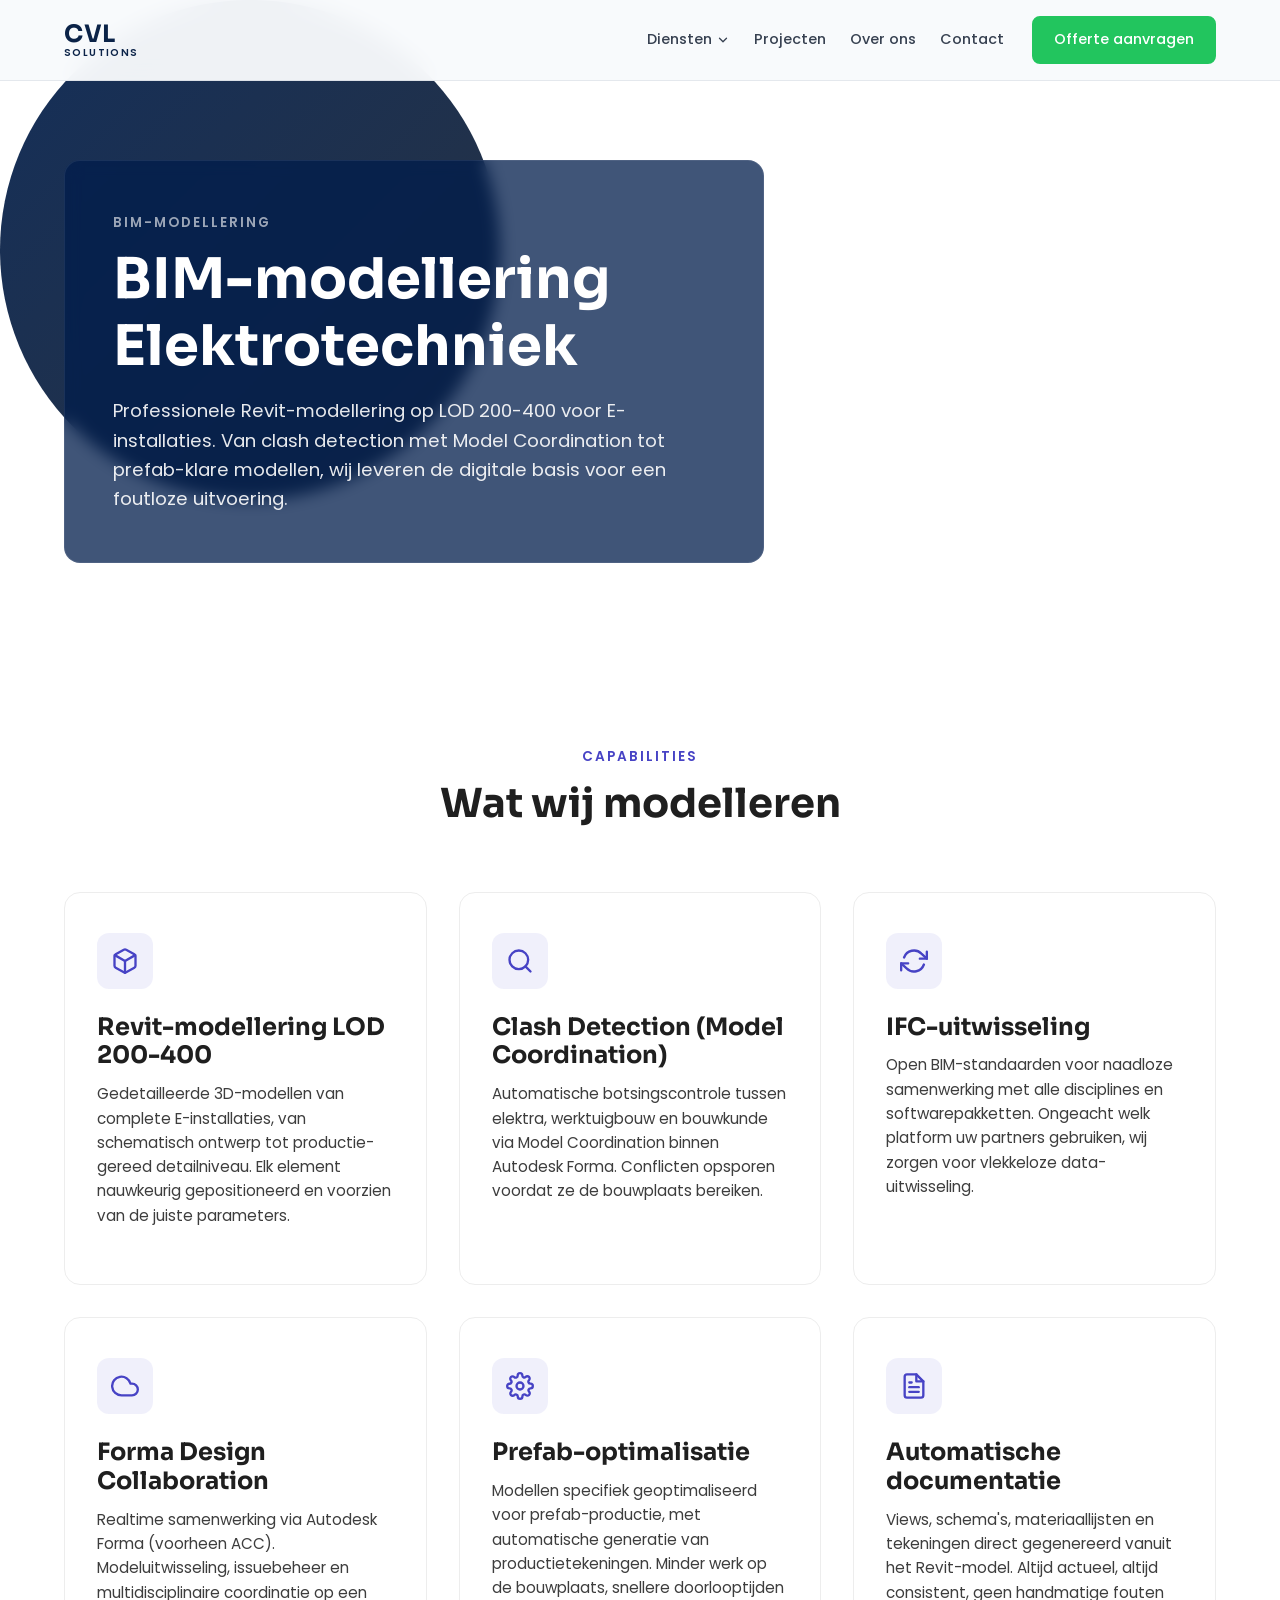
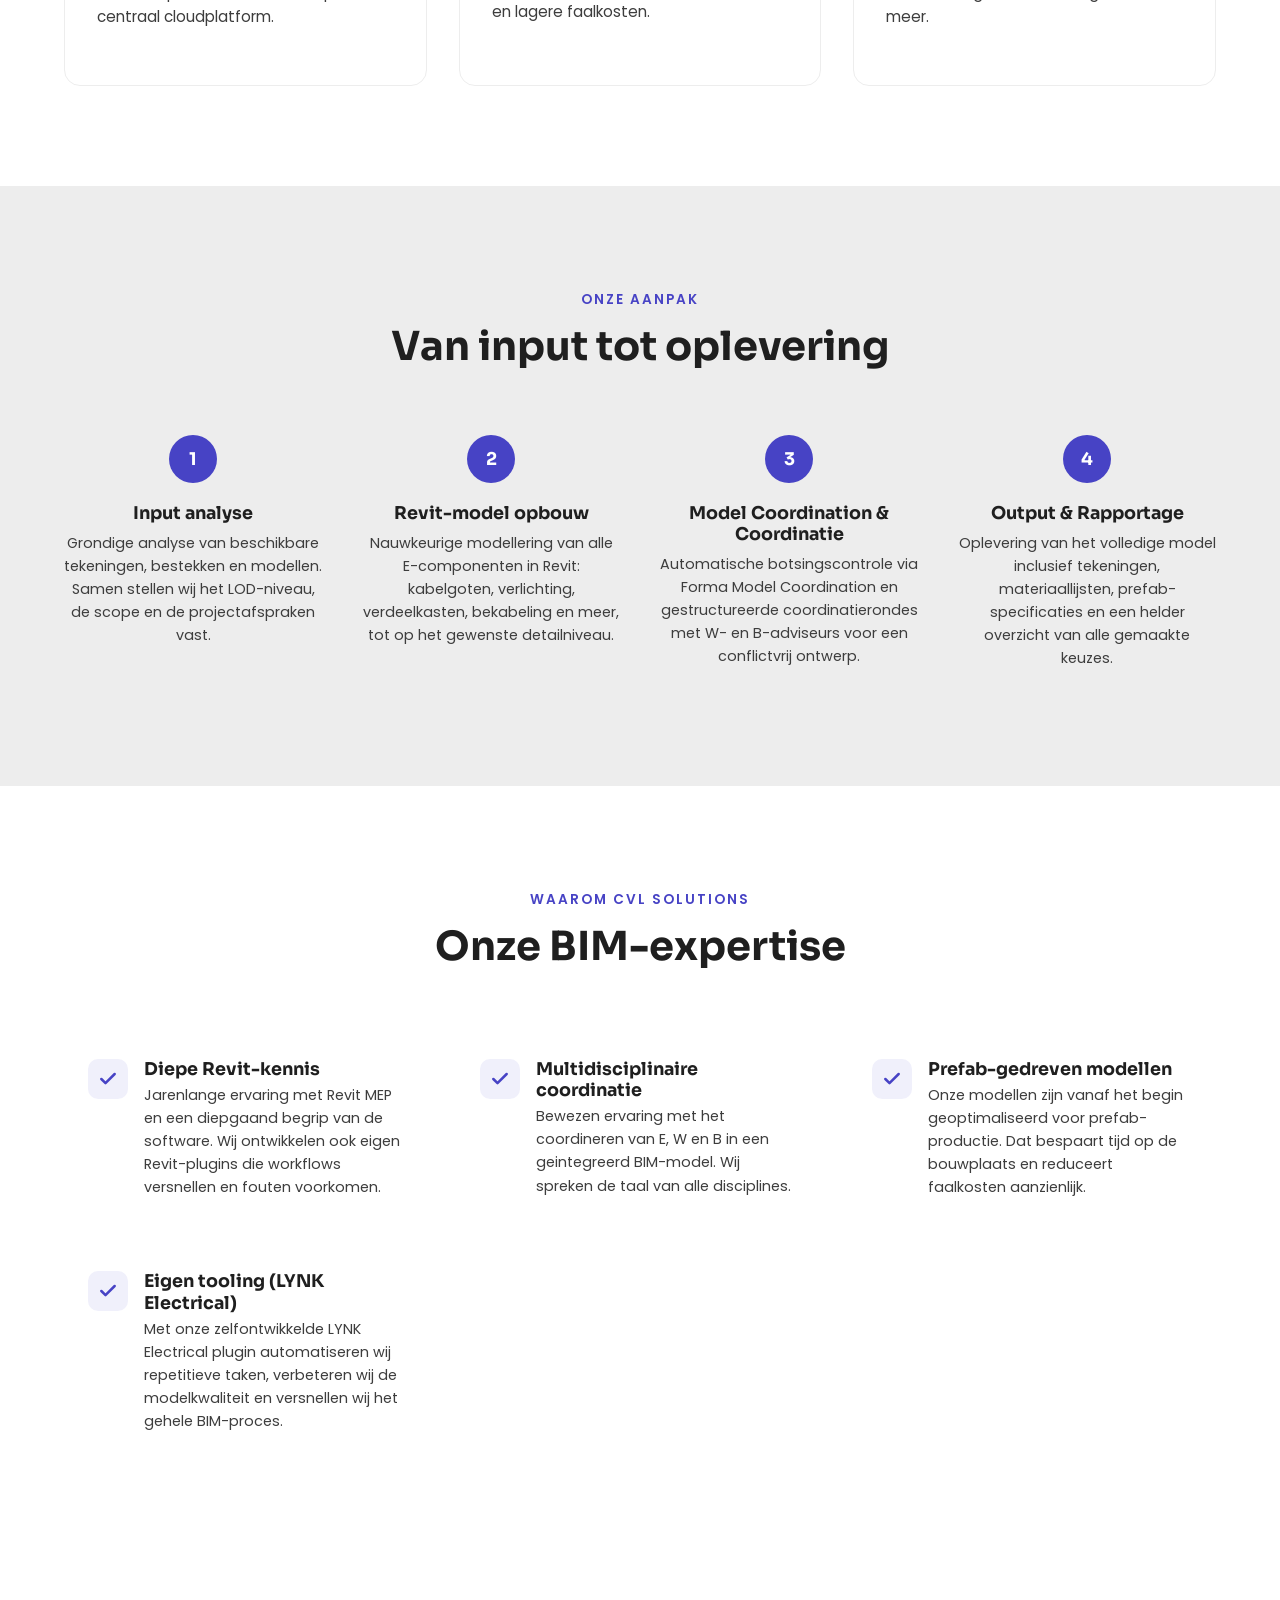
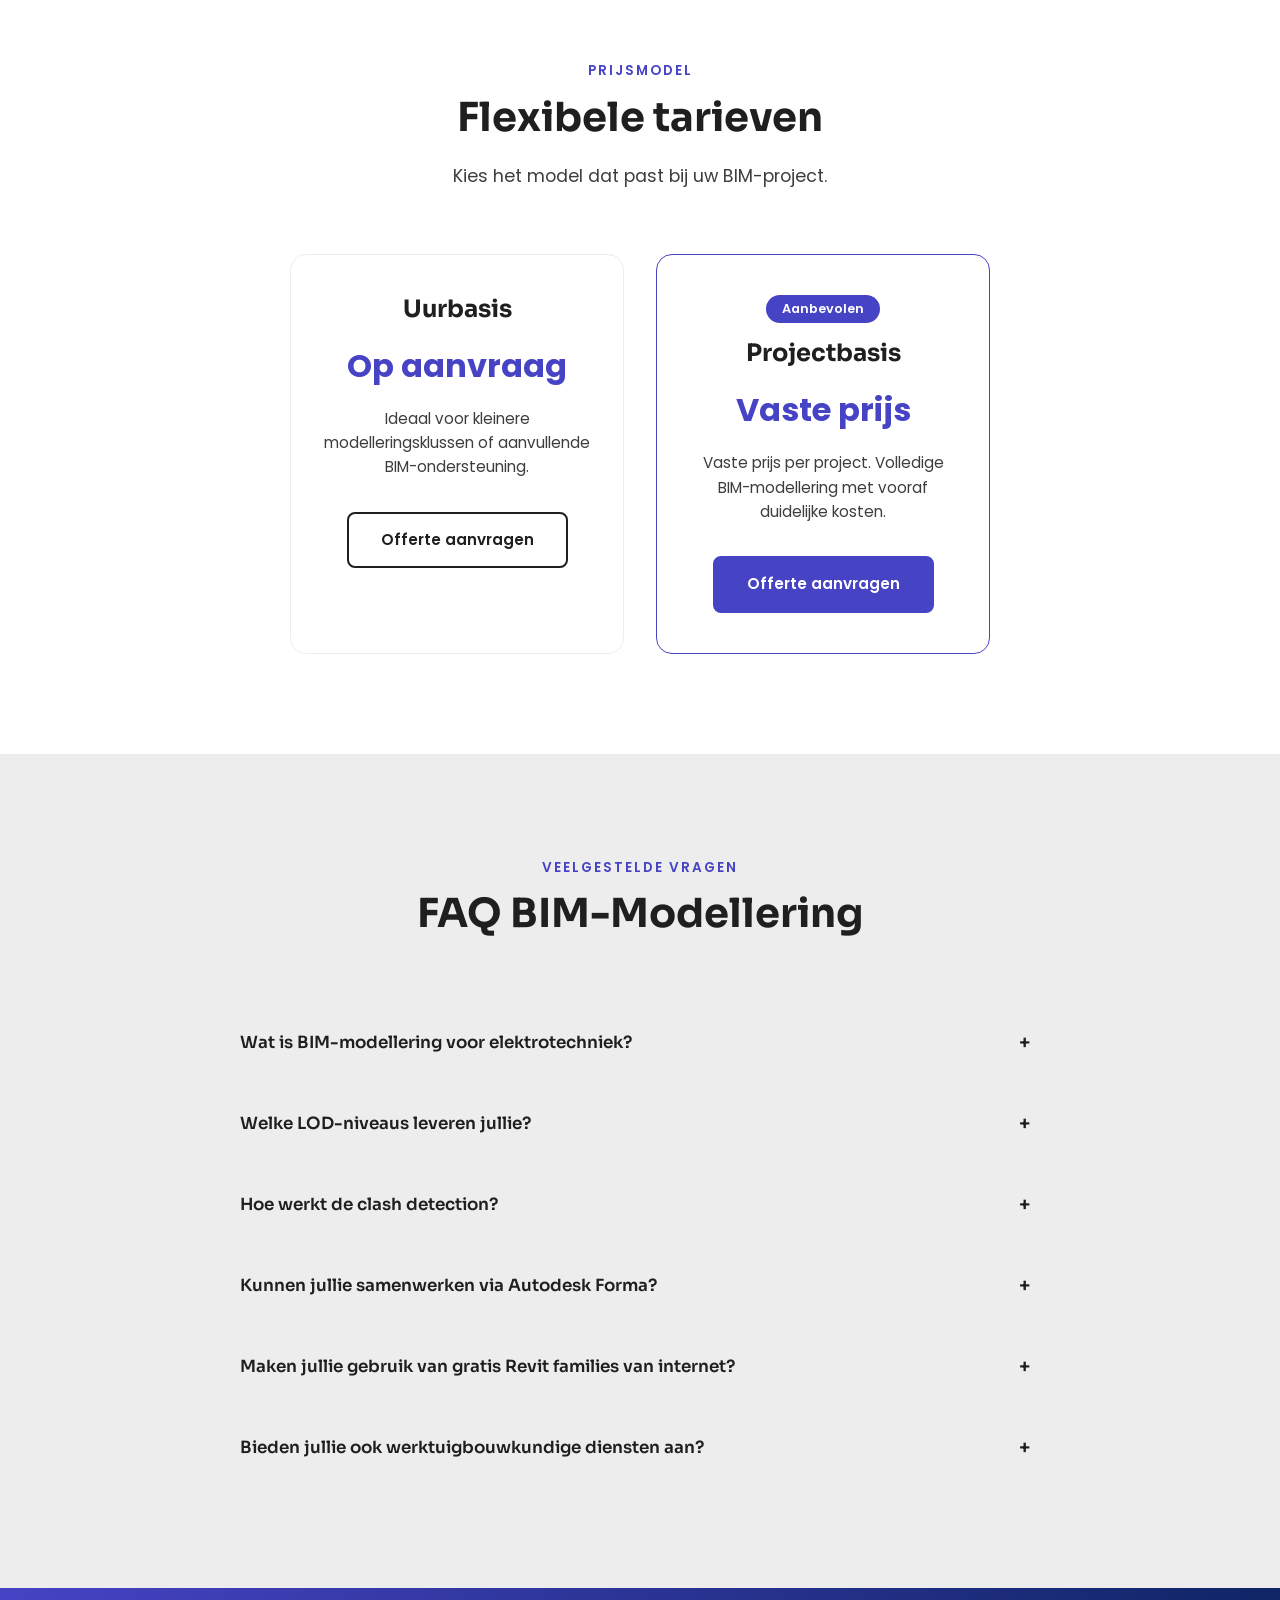
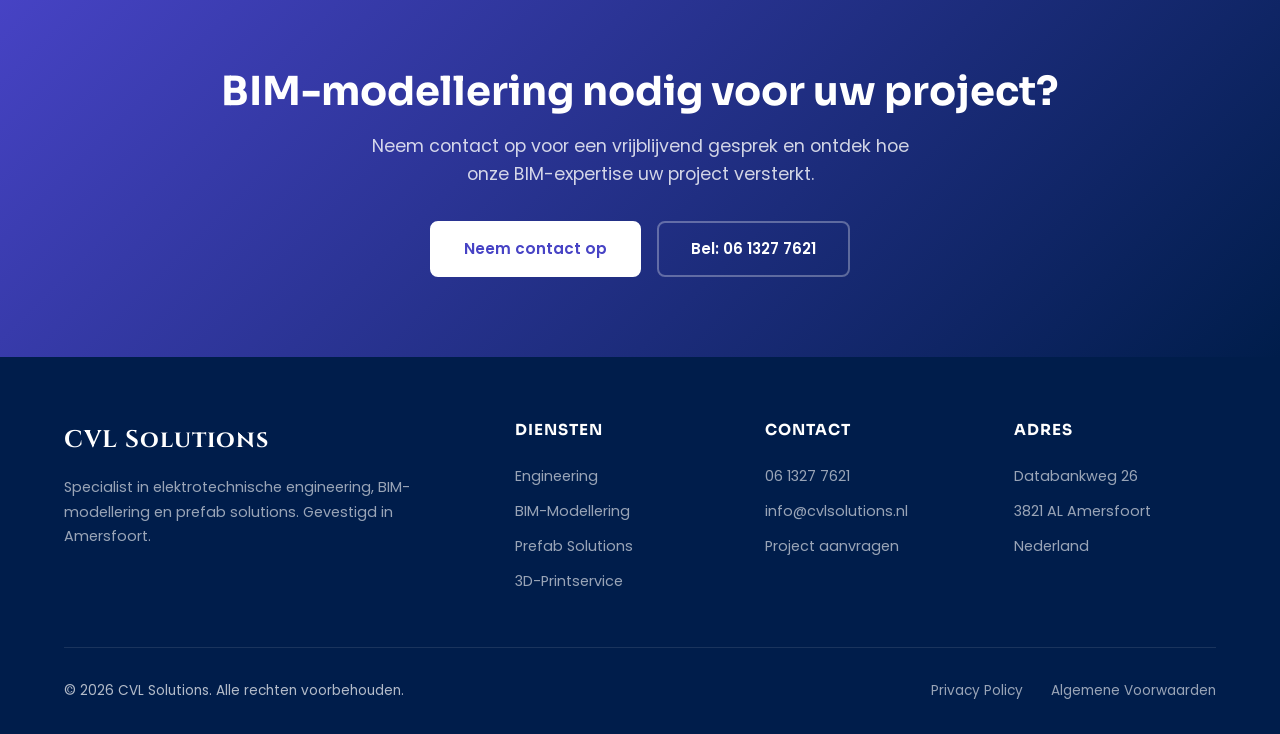
<file: bim-modellering.html>
<!DOCTYPE html>
<html lang="nl">
<head>
    <meta charset="UTF-8">
    <meta name="viewport" content="width=device-width, initial-scale=1.0, maximum-scale=5.0">
    <title>BIM-Modellering Elektrotechniek | Revit LOD 200-400 | CVL Solutions</title>
    <meta name="description" content="Professionele BIM-modellering in Revit voor elektrotechniek. LOD 200-400, clash detection via Model Coordination, IFC-uitwisseling via Autodesk Forma en prefab-optimalisatie.">
    <meta property="og:title" content="BIM-Modellering Elektrotechniek | CVL Solutions">
    <meta property="og:description" content="Revit-modellering LOD 200-400 voor E-installaties. Model Coordination, IFC-uitwisseling en prefab-optimalisatie via Autodesk Forma.">
    <meta property="og:url" content="https://cvlsolutions.nl/bim-modellering">
    <link rel="canonical" href="https://cvlsolutions.nl/bim-modellering">
    <link rel="icon" type="image/png" sizes="32x32" href="img/favicon-32.png">
    <link rel="icon" type="image/png" sizes="192x192" href="img/favicon-192.png">
    <link rel="apple-touch-icon" sizes="180x180" href="img/favicon-180.png">
    <link rel="preconnect" href="https://fonts.googleapis.com">
    <link rel="preconnect" href="https://fonts.gstatic.com" crossorigin>
    <link href="https://fonts.googleapis.com/css2?family=Cinzel:wght@500;700&family=Sora:wght@400;600;700&family=Poppins:wght@400;500;600&display=swap" rel="stylesheet">
    <link rel="stylesheet" href="css/style.css?v=20261123i">
    <script type="application/ld+json">
    {
        "@context": "https://schema.org",
        "@type": "FAQPage",
        "mainEntity": [
            {"@type": "Question", "name": "Wat is BIM-modellering voor elektrotechniek?", "acceptedAnswer": {"@type": "Answer", "text": "BIM-modellering is het digitaal ontwerpen van E-installaties in een gedetailleerd 3D-model (Revit). Dit geeft nog voor de eerste schop in de grond volledig inzicht in ruimtegebruik, clash-risico's en materiaalhoeveelheden."}},
            {"@type": "Question", "name": "Welke LOD-niveaus leveren jullie?", "acceptedAnswer": {"@type": "Answer", "text": "Wij modelleren op LOD 200 t/m LOD 400, afhankelijk van de projectfase. LOD 300-400 is geschikt voor directe prefab-productie en uitvoering op de bouwplaats."}},
            {"@type": "Question", "name": "Hoe werkt de clash detection?", "acceptedAnswer": {"@type": "Answer", "text": "Met Model Coordination binnen Autodesk Forma detecteren wij automatisch botsingen tussen elektra, werktuigbouw en bouwkunde. Dit voorkomt kostbare aanpassingen tijdens de bouw."}},
            {"@type": "Question", "name": "Kunnen jullie samenwerken via Autodesk Forma?", "acceptedAnswer": {"@type": "Answer", "text": "Ja, wij werken standaard via Autodesk Forma met Forma Design Collaboration voor realtime samenwerking, modeluitwisseling en coordinatie met alle betrokken disciplines."}},
            {"@type": "Question", "name": "Maken jullie gebruik van gratis Revit families van internet?", "acceptedAnswer": {"@type": "Answer", "text": "Nee, wij werken niet met willekeurige families van verzamelsites. Wij maken gebruik van het gerenomeerde CADAC TheModus familiesysteem. In overleg kan ook worden gewerkt met Stabiplan/Trimble for Revit."}},
            {"@type": "Question", "name": "Bieden jullie ook werktuigbouwkundige diensten aan?", "acceptedAnswer": {"@type": "Answer", "text": "Onze kernexpertise ligt bij elektrotechniek. Mocht er behoefte zijn aan werktuigbouwkundige ondersteuning, dan kunnen wij snel schakelen binnen onze flexibele schil om de juiste specialisten in te zetten."}}
        ]
    }
    </script>
    <meta property="og:image" content="https://cvlsolutions.nl/img/favicon-192.png">
    <link rel="sitemap" type="application/xml" href="/sitemap.xml">
</head>
<body>

    <!-- Header -->
    <header class="header">
        <div class="container header-inner">
            <a href="index.html" class="logo logo-stack" aria-label="CVL Solutions - home"><span class="logo-main">CVL</span><span class="logo-sub">SOLUTIONS</span></a>
                        <nav class="nav-links" aria-label="Hoofdmenu">
                <div class="nav-dropdown">
                    <button type="button" class="nav-dd-toggle" aria-haspopup="true" aria-expanded="false">Diensten <svg viewBox="0 0 24 24" width="14" height="14" fill="none" stroke="currentColor" stroke-width="2.2" stroke-linecap="round" stroke-linejoin="round" aria-hidden="true"><polyline points="6 9 12 15 18 9"/></svg></button>
                    <div class="nav-dd-menu">
                        <a href="engineering.html">Engineering</a>
                        <a href="berekeningen.html">Berekeningen</a>
                        <a href="bim-modellering.html">BIM-Modellering</a>
                        <a href="prefab-solutions.html">Prefab Solutions</a>
                        <a href="werkwijze.html">Werkwijze &amp; pakketten</a>
                        <a href="index.html#huur-in">Huur ons in</a>
                    </div>
                </div>
                <a href="projecten.html">Projecten</a>
                <a href="index.html#over-ons">Over ons</a>
                <a href="contact.html">Contact</a>
                <a href="aanvraag.html" class="btn btn-sm nav-cta nav-cta-green">Offerte aanvragen</a>
            </nav>
            <button class="hamburger" aria-label="Menu"><span></span><span></span><span></span></button>
        </div>
                <div class="mobile-menu">
            <a href="index.html">Home</a>
            <span class="mobile-menu-label">Diensten</span>
            <a href="engineering.html" class="mm-sub">Engineering</a>
            <a href="berekeningen.html" class="mm-sub">Berekeningen</a>
            <a href="bim-modellering.html" class="mm-sub">BIM-Modellering</a>
            <a href="prefab-solutions.html" class="mm-sub">Prefab Solutions</a>
            <a href="werkwijze.html" class="mm-sub">Werkwijze &amp; pakketten</a>
            <a href="index.html#huur-in" class="mm-sub">Huur ons in</a>
            <a href="projecten.html">Projecten</a>
            <a href="index.html#over-ons">Over ons</a>
            <a href="contact.html">Contact</a>
            <a href="aanvraag.html" class="mm-cta">Offerte aanvragen &rarr;</a>
        </div>
    </header>

    <!-- Page Header -->
    <section class="page-header page-header-img" style="background-image: url('https://static.wixstatic.com/media/6f0315_df624ceaf21e40e79a95b659e60e44a8~mv2.jpg');">
        <div class="container">
            <div class="header-text-panel">
                <span class="section-label">BIM-Modellering</span>
                <h1>BIM-modellering <span class="highlight">Elektrotechniek</span></h1>
                <p>Professionele Revit-modellering op LOD 200-400 voor E-installaties. Van clash detection met Model Coordination tot prefab-klare modellen, wij leveren de digitale basis voor een foutloze uitvoering.</p>
            </div>
        </div>
    </section>

    <!-- Diensten -->
    <section class="section">
        <div class="container">
            <div class="section-header reveal">
                <span class="section-label">Capabilities</span>
                <h2 class="section-title">Wat wij modelleren</h2>
            </div>
            <div class="services-grid stagger-children">
                <div class="service-card">
                    <div class="service-icon"><svg xmlns="http://www.w3.org/2000/svg" viewBox="0 0 24 24" fill="none" stroke="currentColor" stroke-linecap="round" stroke-linejoin="round"><path d="M21 16V8a2 2 0 0 0-1-1.73l-7-4a2 2 0 0 0-2 0l-7 4A2 2 0 0 0 3 8v8a2 2 0 0 0 1 1.73l7 4a2 2 0 0 0 2 0l7-4A2 2 0 0 0 21 16z"/><polyline points="3.27 6.96 12 12.01 20.73 6.96"/><line x1="12" y1="22.08" x2="12" y2="12"/></svg></div>
                    <h3>Revit-modellering LOD 200-400</h3>
                    <p>Gedetailleerde 3D-modellen van complete E-installaties, van schematisch ontwerp tot productie-gereed detailniveau. Elk element nauwkeurig gepositioneerd en voorzien van de juiste parameters.</p>
                </div>
                <div class="service-card">
                    <div class="service-icon"><svg xmlns="http://www.w3.org/2000/svg" viewBox="0 0 24 24" fill="none" stroke="currentColor" stroke-linecap="round" stroke-linejoin="round"><circle cx="11" cy="11" r="8"/><line x1="21" y1="21" x2="16.65" y2="16.65"/></svg></div>
                    <h3>Clash Detection (Model Coordination)</h3>
                    <p>Automatische botsingscontrole tussen elektra, werktuigbouw en bouwkunde via Model Coordination binnen Autodesk Forma. Conflicten opsporen voordat ze de bouwplaats bereiken.</p>
                </div>
                <div class="service-card">
                    <div class="service-icon"><svg xmlns="http://www.w3.org/2000/svg" viewBox="0 0 24 24" fill="none" stroke="currentColor" stroke-linecap="round" stroke-linejoin="round"><polyline points="23 4 23 10 17 10"/><polyline points="1 20 1 14 7 14"/><path d="M3.51 9a9 9 0 0 1 14.85-3.36L23 10M1 14l4.64 4.36A9 9 0 0 0 20.49 15"/></svg></div>
                    <h3>IFC-uitwisseling</h3>
                    <p>Open BIM-standaarden voor naadloze samenwerking met alle disciplines en softwarepakketten. Ongeacht welk platform uw partners gebruiken, wij zorgen voor vlekkeloze data-uitwisseling.</p>
                </div>
                <div class="service-card">
                    <div class="service-icon"><svg xmlns="http://www.w3.org/2000/svg" viewBox="0 0 24 24" fill="none" stroke="currentColor" stroke-linecap="round" stroke-linejoin="round"><path d="M18 10h-1.26A8 8 0 1 0 9 20h9a5 5 0 0 0 0-10z"/></svg></div>
                    <h3>Forma Design Collaboration</h3>
                    <p>Realtime samenwerking via Autodesk Forma (voorheen ACC). Modeluitwisseling, issuebeheer en multidisciplinaire coordinatie op een centraal cloudplatform.</p>
                </div>
                <div class="service-card">
                    <div class="service-icon"><svg xmlns="http://www.w3.org/2000/svg" viewBox="0 0 24 24" fill="none" stroke="currentColor" stroke-linecap="round" stroke-linejoin="round"><circle cx="12" cy="12" r="3"/><path d="M19.4 15a1.65 1.65 0 0 0 .33 1.82l.06.06a2 2 0 0 1 0 2.83 2 2 0 0 1-2.83 0l-.06-.06a1.65 1.65 0 0 0-1.82-.33 1.65 1.65 0 0 0-1 1.51V21a2 2 0 0 1-2 2 2 2 0 0 1-2-2v-.09A1.65 1.65 0 0 0 9 19.4a1.65 1.65 0 0 0-1.82.33l-.06.06a2 2 0 0 1-2.83 0 2 2 0 0 1 0-2.83l.06-.06a1.65 1.65 0 0 0 .33-1.82 1.65 1.65 0 0 0-1.51-1H3a2 2 0 0 1-2-2 2 2 0 0 1 2-2h.09A1.65 1.65 0 0 0 4.6 9a1.65 1.65 0 0 0-.33-1.82l-.06-.06a2 2 0 0 1 0-2.83 2 2 0 0 1 2.83 0l.06.06a1.65 1.65 0 0 0 1.82.33H9a1.65 1.65 0 0 0 1-1.51V3a2 2 0 0 1 2-2 2 2 0 0 1 2 2v.09a1.65 1.65 0 0 0 1 1.51 1.65 1.65 0 0 0 1.82-.33l.06-.06a2 2 0 0 1 2.83 0 2 2 0 0 1 0 2.83l-.06.06a1.65 1.65 0 0 0-.33 1.82V9a1.65 1.65 0 0 0 1.51 1H21a2 2 0 0 1 2 2 2 2 0 0 1-2 2h-.09a1.65 1.65 0 0 0-1.51 1z"/></svg></div>
                    <h3>Prefab-optimalisatie</h3>
                    <p>Modellen specifiek geoptimaliseerd voor prefab-productie, met automatische generatie van productietekeningen. Minder werk op de bouwplaats, snellere doorlooptijden en lagere faalkosten.</p>
                </div>
                <div class="service-card">
                    <div class="service-icon"><svg xmlns="http://www.w3.org/2000/svg" viewBox="0 0 24 24" fill="none" stroke="currentColor" stroke-linecap="round" stroke-linejoin="round"><path d="M14 2H6a2 2 0 0 0-2 2v16a2 2 0 0 0 2 2h12a2 2 0 0 0 2-2V8z"/><polyline points="14 2 14 8 20 8"/><line x1="16" y1="13" x2="8" y2="13"/><line x1="16" y1="17" x2="8" y2="17"/><polyline points="10 9 9 9 8 9"/></svg></div>
                    <h3>Automatische documentatie</h3>
                    <p>Views, schema's, materiaallijsten en tekeningen direct gegenereerd vanuit het Revit-model. Altijd actueel, altijd consistent, geen handmatige fouten meer.</p>
                </div>
            </div>
        </div>
    </section>

    <!-- Aanpak -->
    <section class="section section-gray">
        <div class="container">
            <div class="section-header reveal">
                <span class="section-label">Onze aanpak</span>
                <h2 class="section-title">Van input tot oplevering</h2>
            </div>
            <div class="process-grid stagger-children">
                <div class="process-step">
                    <div class="step-number">1</div>
                    <h4>Input analyse</h4>
                    <p>Grondige analyse van beschikbare tekeningen, bestekken en modellen. Samen stellen wij het LOD-niveau, de scope en de projectafspraken vast.</p>
                </div>
                <div class="process-step">
                    <div class="step-number">2</div>
                    <h4>Revit-model opbouw</h4>
                    <p>Nauwkeurige modellering van alle E-componenten in Revit: kabelgoten, verlichting, verdeelkasten, bekabeling en meer, tot op het gewenste detailniveau.</p>
                </div>
                <div class="process-step">
                    <div class="step-number">3</div>
                    <h4>Model Coordination & Coordinatie</h4>
                    <p>Automatische botsingscontrole via Forma Model Coordination en gestructureerde coordinatierondes met W- en B-adviseurs voor een conflictvrij ontwerp.</p>
                </div>
                <div class="process-step">
                    <div class="step-number">4</div>
                    <h4>Output & Rapportage</h4>
                    <p>Oplevering van het volledige model inclusief tekeningen, materiaallijsten, prefab-specificaties en een helder overzicht van alle gemaakte keuzes.</p>
                </div>
            </div>
        </div>
    </section>

    <!-- USPs -->
    <section class="section">
        <div class="container">
            <div class="section-header reveal">
                <span class="section-label">Waarom CVL Solutions</span>
                <h2 class="section-title">Onze BIM-expertise</h2>
            </div>
            <div class="usp-grid stagger-children">
                <div class="usp-item">
                    <div class="usp-icon"><svg xmlns="http://www.w3.org/2000/svg" viewBox="0 0 24 24" fill="none" stroke="currentColor" stroke-width="3" stroke-linecap="round" stroke-linejoin="round"><polyline points="20 6 9 17 4 12"/></svg></div>
                    <div>
                        <h4>Diepe Revit-kennis</h4>
                        <p>Jarenlange ervaring met Revit MEP en een diepgaand begrip van de software. Wij ontwikkelen ook eigen Revit-plugins die workflows versnellen en fouten voorkomen.</p>
                    </div>
                </div>
                <div class="usp-item">
                    <div class="usp-icon"><svg xmlns="http://www.w3.org/2000/svg" viewBox="0 0 24 24" fill="none" stroke="currentColor" stroke-width="3" stroke-linecap="round" stroke-linejoin="round"><polyline points="20 6 9 17 4 12"/></svg></div>
                    <div>
                        <h4>Multidisciplinaire coordinatie</h4>
                        <p>Bewezen ervaring met het coordineren van E, W en B in een geintegreerd BIM-model. Wij spreken de taal van alle disciplines.</p>
                    </div>
                </div>
                <div class="usp-item">
                    <div class="usp-icon"><svg xmlns="http://www.w3.org/2000/svg" viewBox="0 0 24 24" fill="none" stroke="currentColor" stroke-width="3" stroke-linecap="round" stroke-linejoin="round"><polyline points="20 6 9 17 4 12"/></svg></div>
                    <div>
                        <h4>Prefab-gedreven modellen</h4>
                        <p>Onze modellen zijn vanaf het begin geoptimaliseerd voor prefab-productie. Dat bespaart tijd op de bouwplaats en reduceert faalkosten aanzienlijk.</p>
                    </div>
                </div>
                <div class="usp-item">
                    <div class="usp-icon"><svg xmlns="http://www.w3.org/2000/svg" viewBox="0 0 24 24" fill="none" stroke="currentColor" stroke-width="3" stroke-linecap="round" stroke-linejoin="round"><polyline points="20 6 9 17 4 12"/></svg></div>
                    <div>
                        <h4>Eigen tooling (LYNK Electrical)</h4>
                        <p>Met onze zelfontwikkelde LYNK Electrical plugin automatiseren wij repetitieve taken, verbeteren wij de modelkwaliteit en versnellen wij het gehele BIM-proces.</p>
                    </div>
                </div>
            </div>
        </div>
    </section>

    <!-- Prijsmodel -->
    <section class="section">
        <div class="container">
            <div class="section-header reveal">
                <span class="section-label">Prijsmodel</span>
                <h2 class="section-title">Flexibele tarieven</h2>
                <p class="section-subtitle">Kies het model dat past bij uw BIM-project.</p>
            </div>
            <div class="services-grid stagger-children" style="max-width: 700px; margin: 0 auto;">
                <a href="mailto:info@cvlsolutions.nl?subject=Offerte%20aanvraag%20BIM-Modellering%20(Uurbasis)&body=Beste%20CVL%20Solutions%2C%0A%0AGraag%20ontvang%20ik%20een%20offerte%20voor%20BIM-modellering%20op%20uurbasis.%0A%0AProjectomschrijving%3A%0A%0AMet%20vriendelijke%20groet%2C" class="service-card" style="text-align: center;">
                    <h3>Uurbasis</h3>
                    <p style="font-size: 2rem; font-weight: 700; color: var(--accent); margin: 16px 0;">Op aanvraag</p>
                    <p>Ideaal voor kleinere modelleringsklussen of aanvullende BIM-ondersteuning.</p>
                    <span class="btn btn-outline" style="margin-top: 16px;">Offerte aanvragen</span>
                </a>
                <a href="mailto:info@cvlsolutions.nl?subject=Offerte%20aanvraag%20BIM-Modellering%20(Projectbasis)&body=Beste%20CVL%20Solutions%2C%0A%0AGraag%20ontvang%20ik%20een%20offerte%20voor%20BIM-modellering%20op%20projectbasis.%0A%0AProjectomschrijving%3A%0A%0AMet%20vriendelijke%20groet%2C" class="service-card" style="text-align: center; border-color: var(--accent);">
                    <div style="background: var(--accent); color: white; padding: 4px 16px; border-radius: 20px; font-size: 0.8rem; font-weight: 600; display: inline-block; margin-bottom: 16px;">Aanbevolen</div>
                    <h3>Projectbasis</h3>
                    <p style="font-size: 2rem; font-weight: 700; color: var(--accent); margin: 16px 0;">Vaste prijs</p>
                    <p>Vaste prijs per project. Volledige BIM-modellering met vooraf duidelijke kosten.</p>
                    <span class="btn btn-primary" style="margin-top: 16px;">Offerte aanvragen</span>
                </a>
            </div>
        </div>
    </section>

    <!-- FAQ -->
    <section class="section section-gray">
        <div class="container">
            <div class="section-header reveal">
                <span class="section-label">Veelgestelde vragen</span>
                <h2 class="section-title">FAQ BIM-Modellering</h2>
            </div>
            <div class="faq-list reveal">
                <div class="faq-item">
                    <button class="faq-question">
                        <span>Wat is BIM-modellering voor elektrotechniek?</span>
                        <span class="faq-toggle">+</span>
                    </button>
                    <div class="faq-answer">
                        <p>BIM-modellering is het digitaal ontwerpen van E-installaties in een gedetailleerd 3D-model (Revit). Dit geeft nog voor de eerste schop in de grond volledig inzicht in ruimtegebruik, clash-risico's en materiaalhoeveelheden, waardoor verrassingen op de bouwplaats worden voorkomen.</p>
                    </div>
                </div>
                <div class="faq-item">
                    <button class="faq-question">
                        <span>Welke LOD-niveaus leveren jullie?</span>
                        <span class="faq-toggle">+</span>
                    </button>
                    <div class="faq-answer">
                        <p>Wij modelleren op LOD 200 t/m LOD 400, afhankelijk van de projectfase en het doel. LOD 300-400 is ideaal voor prefab-productie en directe uitvoering op de bouwplaats, met elk element nauwkeurig gepositioneerd en voorzien van productiegegevens.</p>
                    </div>
                </div>
                <div class="faq-item">
                    <button class="faq-question">
                        <span>Hoe werkt de clash detection?</span>
                        <span class="faq-toggle">+</span>
                    </button>
                    <div class="faq-answer">
                        <p>Met Model Coordination binnen Autodesk Forma detecteren wij automatisch botsingen tussen elektra, werktuigbouw en bouwkunde. Dit voorkomt kostbare aanpassingen tijdens de bouw en zorgt voor een gestroomlijnd bouwproces.</p>
                    </div>
                </div>
                <div class="faq-item">
                    <button class="faq-question">
                        <span>Kunnen jullie samenwerken via Autodesk Forma?</span>
                        <span class="faq-toggle">+</span>
                    </button>
                    <div class="faq-answer">
                        <p>Ja, wij werken standaard via Autodesk Forma met Forma Design Collaboration (voorheen BIM Collaborate Pro) voor realtime samenwerking, modeluitwisseling en coordinatie met alle betrokken disciplines. Alles centraal, altijd actueel.</p>
                    </div>
                </div>
                <div class="faq-item">
                    <button class="faq-question">
                        <span>Maken jullie gebruik van gratis Revit families van internet?</span>
                        <span class="faq-toggle">+</span>
                    </button>
                    <div class="faq-answer">
                        <p>Nee, wij werken niet met willekeurige families van verzamelsites zoals MEPcontent, BIMobject of andere open-source bibliotheken. Deze families zijn vaak inconsistent in kwaliteit, parameters en modelleerstandaarden. Wij maken gebruik van het gerenomeerde CADAC TheModus familiesysteem. In overleg, of bij het beschikbaar stellen van een flex-licentie, kan ook worden gewerkt met Stabiplan/Trimble for Revit.</p>
                    </div>
                </div>
                <div class="faq-item">
                    <button class="faq-question">
                        <span>Bieden jullie ook werktuigbouwkundige diensten aan?</span>
                        <span class="faq-toggle">+</span>
                    </button>
                    <div class="faq-answer">
                        <p>Onze kernexpertise ligt bij elektrotechniek. Mocht er binnen uw project behoefte zijn aan werktuigbouwkundige ondersteuning, dan kunnen wij snel schakelen binnen onze flexibele schil om de juiste specialisten in te zetten.</p>
                    </div>
                </div>
            </div>
        </div>
    </section>

    <!-- CTA -->
    <section class="cta-section">
        <div class="container reveal">
            <h2>BIM-modellering nodig voor uw project?</h2>
            <p>Neem contact op voor een vrijblijvend gesprek en ontdek hoe onze BIM-expertise uw project versterkt.</p>
            <div style="display: flex; gap: 16px; justify-content: center; flex-wrap: wrap;">
                <a href="contact.html" class="btn btn-white">Neem contact op</a>
                <a href="tel:+31613277621" class="btn btn-outline" style="border-color: rgba(255,255,255,0.3); color: white;">Bel: 06 1327 7621</a>
            </div>
        </div>
    </section>

    <!-- Footer -->
    <footer class="footer">
        <div class="container">
            <div class="footer-grid">
                <div class="footer-brand">
                    <div class="logo" style="color: white;">CVL Solutions</div>
                    <p>Specialist in elektrotechnische engineering, BIM-modellering en prefab solutions. Gevestigd in Amersfoort.</p>
                </div>
                <div>
                    <h4>Diensten</h4>
                    <div class="footer-links">
                        <a href="engineering.html">Engineering</a>
                        <a href="bim-modellering.html">BIM-Modellering</a>
                        <a href="prefab-solutions.html">Prefab Solutions</a>
                        <a href="https://lynk3d.netlify.app" target="_blank" rel="noopener">3D-Printservice</a>
                    </div>
                </div>
                <div>
                    <h4>Contact</h4>
                    <div class="footer-links">
                        <a href="tel:+31613277621">06 1327 7621</a>
                        <a href="mailto:info@cvlsolutions.nl">info@cvlsolutions.nl</a>
                        <a href="aanvraag.html">Project aanvragen</a>
                    </div>
                </div>
                <div>
                    <h4>Adres</h4>
                    <div class="footer-links">
                        <a>Databankweg 26</a>
                        <a>3821 AL Amersfoort</a>
                        <a>Nederland</a>
                    </div>
                </div>
            </div>
            <div class="footer-bottom">
                <span>&copy; 2026 CVL Solutions. Alle rechten voorbehouden.</span>
                <div class="footer-legal">
                    <a href="privacy-policy.html">Privacy Policy</a>
                    <a href="algemene-voorwaarden.html">Algemene Voorwaarden</a>
                </div>
            </div>
        </div>
    </footer>

    <script src="js/main.js?v=20261123d"></script>
    <script src="js/analytics.js?v=2"></script>
</body>
</html>
</file>
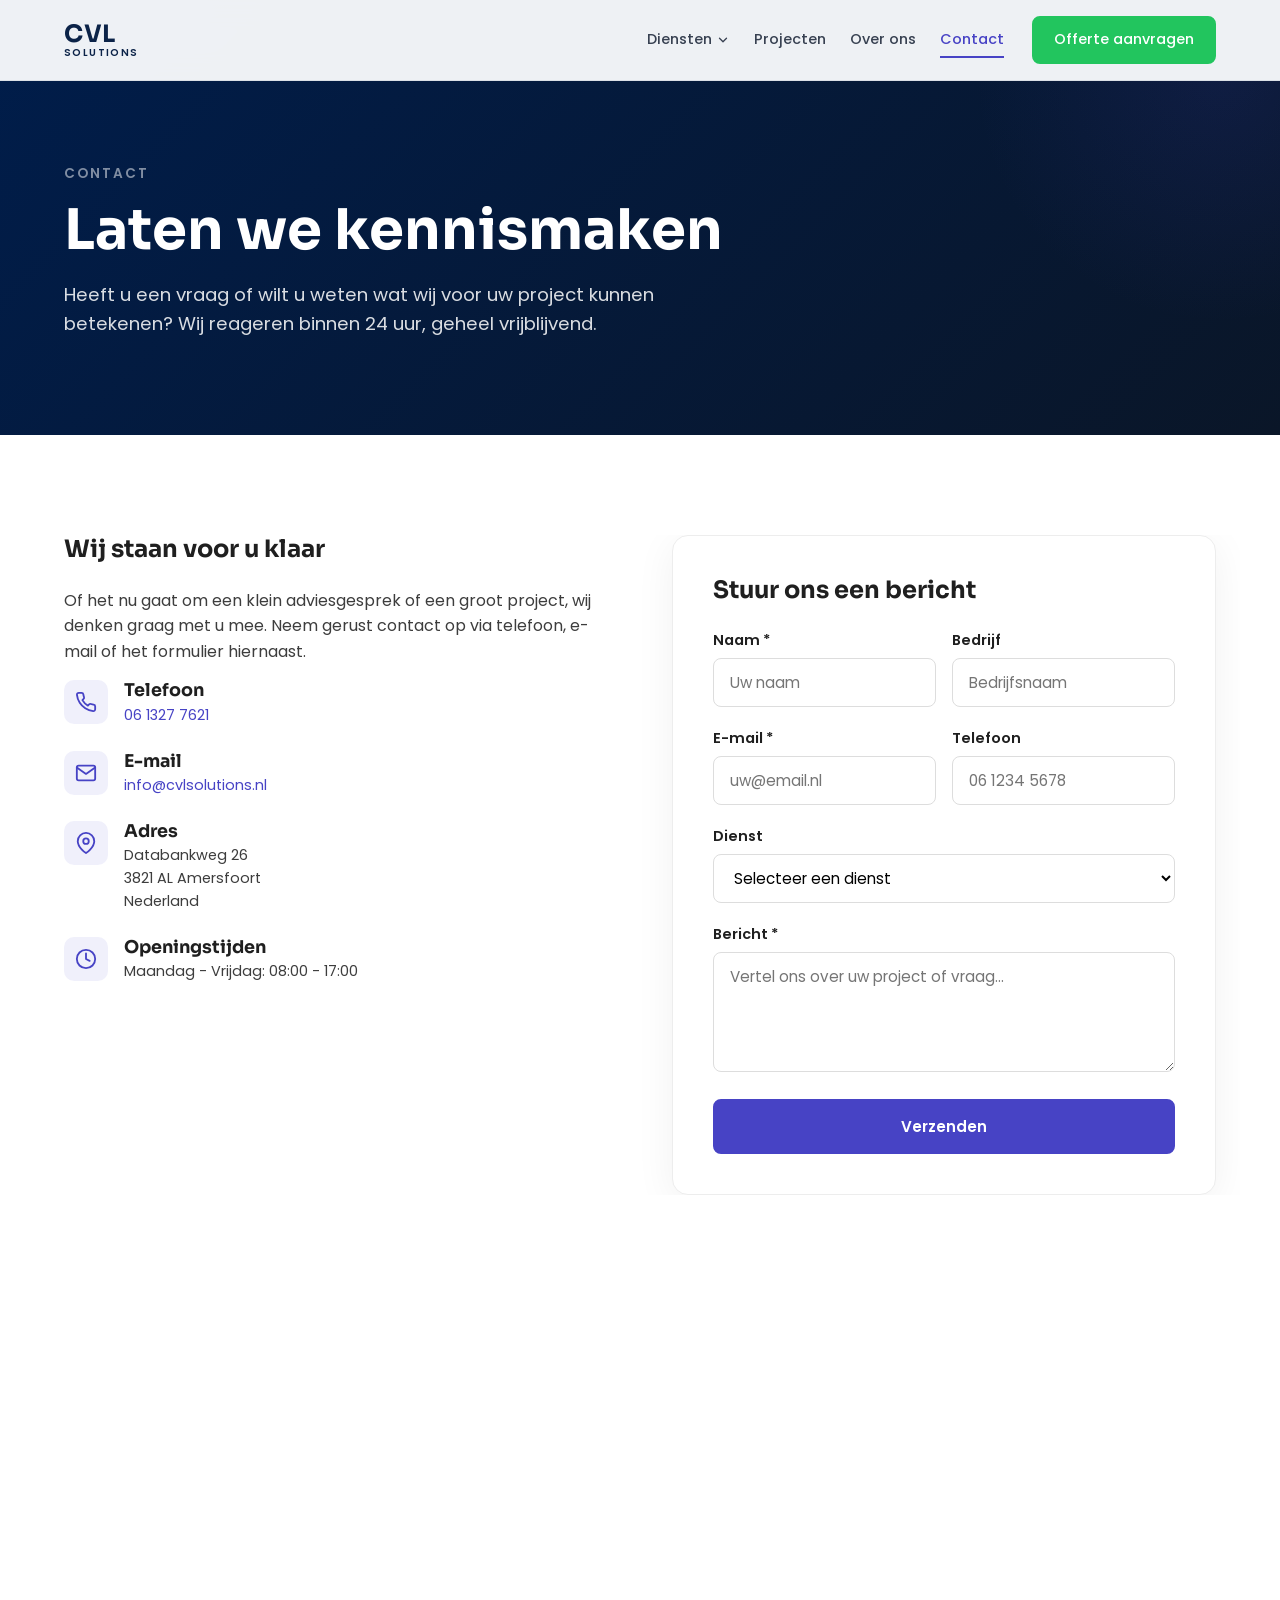
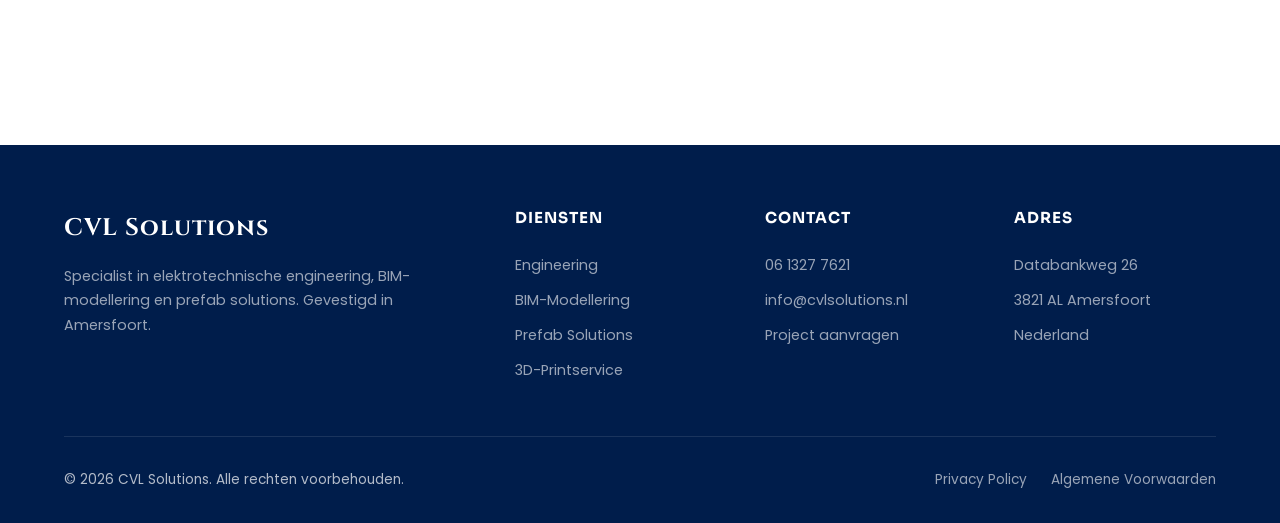
<file: contact.html>
<!DOCTYPE html>
<html lang="nl">
<head>
    <meta charset="UTF-8">
    <meta name="viewport" content="width=device-width, initial-scale=1.0, maximum-scale=5.0">
    <title>Contact | CVL Solutions | E-engineering &amp; BIM-modellering uitbesteden</title>
    <meta name="description" content="Neem contact op met CVL Solutions voor elektrotechnische engineering, BIM-modellering of prefab solutions. Bel +31 6 13277621 of vraag een vrijblijvende offerte aan.">
    <meta property="og:title" content="Contact | CVL Solutions">
    <meta property="og:description" content="Neem contact op voor engineering, BIM-modellering of prefab solutions. Gevestigd in Amersfoort.">
    <meta property="og:url" content="https://cvlsolutions.nl/contact">
    <link rel="canonical" href="https://cvlsolutions.nl/contact">
    <link rel="icon" type="image/png" sizes="32x32" href="img/favicon-32.png">
    <link rel="icon" type="image/png" sizes="192x192" href="img/favicon-192.png">
    <link rel="apple-touch-icon" sizes="180x180" href="img/favicon-180.png">
    <link rel="preconnect" href="https://fonts.googleapis.com">
    <link rel="preconnect" href="https://fonts.gstatic.com" crossorigin>
    <link href="https://fonts.googleapis.com/css2?family=Cinzel:wght@500;700&family=Sora:wght@400;600;700&family=Poppins:wght@400;500;600&display=swap" rel="stylesheet">
    <link rel="stylesheet" href="css/style.css?v=20261123i">
    <script type="application/ld+json">
    {
        "@context": "https://schema.org",
        "@type": "ProfessionalService",
        "name": "CVL Solutions",
        "telephone": "+31613277621",
        "email": "info@cvlsolutions.nl",
        "address": {
            "@type": "PostalAddress",
            "streetAddress": "Databankweg 26",
            "addressLocality": "Amersfoort",
            "postalCode": "3821 AL",
            "addressRegion": "Utrecht",
            "addressCountry": "NL"
        }
    }
    </script>
    <meta property="og:image" content="https://cvlsolutions.nl/img/favicon-192.png">
    <link rel="sitemap" type="application/xml" href="/sitemap.xml">
</head>
<body>

    <!-- Header -->
    <header class="header">
        <div class="container header-inner">
            <a href="index.html" class="logo logo-stack" aria-label="CVL Solutions - home"><span class="logo-main">CVL</span><span class="logo-sub">SOLUTIONS</span></a>
                        <nav class="nav-links" aria-label="Hoofdmenu">
                <div class="nav-dropdown">
                    <button type="button" class="nav-dd-toggle" aria-haspopup="true" aria-expanded="false">Diensten <svg viewBox="0 0 24 24" width="14" height="14" fill="none" stroke="currentColor" stroke-width="2.2" stroke-linecap="round" stroke-linejoin="round" aria-hidden="true"><polyline points="6 9 12 15 18 9"/></svg></button>
                    <div class="nav-dd-menu">
                        <a href="engineering.html">Engineering</a>
                        <a href="berekeningen.html">Berekeningen</a>
                        <a href="bim-modellering.html">BIM-Modellering</a>
                        <a href="prefab-solutions.html">Prefab Solutions</a>
                        <a href="werkwijze.html">Werkwijze &amp; pakketten</a>
                        <a href="index.html#huur-in">Huur ons in</a>
                    </div>
                </div>
                <a href="projecten.html">Projecten</a>
                <a href="index.html#over-ons">Over ons</a>
                <a href="contact.html">Contact</a>
                <a href="aanvraag.html" class="btn btn-sm nav-cta nav-cta-green">Offerte aanvragen</a>
            </nav>
            <button class="hamburger" aria-label="Menu"><span></span><span></span><span></span></button>
        </div>
                <div class="mobile-menu">
            <a href="index.html">Home</a>
            <span class="mobile-menu-label">Diensten</span>
            <a href="engineering.html" class="mm-sub">Engineering</a>
            <a href="berekeningen.html" class="mm-sub">Berekeningen</a>
            <a href="bim-modellering.html" class="mm-sub">BIM-Modellering</a>
            <a href="prefab-solutions.html" class="mm-sub">Prefab Solutions</a>
            <a href="werkwijze.html" class="mm-sub">Werkwijze &amp; pakketten</a>
            <a href="index.html#huur-in" class="mm-sub">Huur ons in</a>
            <a href="projecten.html">Projecten</a>
            <a href="index.html#over-ons">Over ons</a>
            <a href="contact.html">Contact</a>
            <a href="aanvraag.html" class="mm-cta">Offerte aanvragen &rarr;</a>
        </div>
    </header>

    <!-- Page Header -->
    <section class="page-header">
        <div class="container">
            <span class="section-label" style="color: rgba(255,255,255,0.5);">Contact</span>
            <h1>Laten we <span class="highlight">kennismaken</span></h1>
            <p>Heeft u een vraag of wilt u weten wat wij voor uw project kunnen betekenen? Wij reageren binnen 24 uur, geheel vrijblijvend.</p>
        </div>
    </section>

    <!-- Contact -->
    <section class="section">
        <div class="container">
            <div class="contact-grid">
                <div class="contact-info reveal-left">
                    <h3>Wij staan voor u klaar</h3>
                    <p class="text-gray">Of het nu gaat om een klein adviesgesprek of een groot project, wij denken graag met u mee. Neem gerust contact op via telefoon, e-mail of het formulier hiernaast.</p>

                    <div class="contact-detail">
                        <div class="contact-detail-icon"><svg xmlns="http://www.w3.org/2000/svg" viewBox="0 0 24 24" fill="none" stroke="currentColor" stroke-width="2" stroke-linecap="round" stroke-linejoin="round"><path d="M22 16.92v3a2 2 0 0 1-2.18 2 19.79 19.79 0 0 1-8.63-3.07 19.5 19.5 0 0 1-6-6 19.79 19.79 0 0 1-3.07-8.67A2 2 0 0 1 4.11 2h3a2 2 0 0 1 2 1.72 12.84 12.84 0 0 0 .7 2.81 2 2 0 0 1-.45 2.11L8.09 9.91a16 16 0 0 0 6 6l1.27-1.27a2 2 0 0 1 2.11-.45 12.84 12.84 0 0 0 2.81.7A2 2 0 0 1 22 16.92z"/></svg></div>
                        <div>
                            <h4>Telefoon</h4>
                            <p><a href="tel:+31613277621" style="color: var(--accent);">06 1327 7621</a></p>
                        </div>
                    </div>

                    <div class="contact-detail">
                        <div class="contact-detail-icon"><svg xmlns="http://www.w3.org/2000/svg" viewBox="0 0 24 24" fill="none" stroke="currentColor" stroke-width="2" stroke-linecap="round" stroke-linejoin="round"><path d="M4 4h16c1.1 0 2 .9 2 2v12c0 1.1-.9 2-2 2H4c-1.1 0-2-.9-2-2V6c0-1.1.9-2 2-2z"/><polyline points="22,6 12,13 2,6"/></svg></div>
                        <div>
                            <h4>E-mail</h4>
                            <p><a href="mailto:info@cvlsolutions.nl" style="color: var(--accent);">info@cvlsolutions.nl</a></p>
                        </div>
                    </div>

                    <div class="contact-detail">
                        <div class="contact-detail-icon"><svg xmlns="http://www.w3.org/2000/svg" viewBox="0 0 24 24" fill="none" stroke="currentColor" stroke-width="2" stroke-linecap="round" stroke-linejoin="round"><path d="M21 10c0 7-9 13-9 13s-9-6-9-13a9 9 0 0 1 18 0z"/><circle cx="12" cy="10" r="3"/></svg></div>
                        <div>
                            <h4>Adres</h4>
                            <p>Databankweg 26<br>3821 AL Amersfoort<br>Nederland</p>
                        </div>
                    </div>

                    <div class="contact-detail">
                        <div class="contact-detail-icon"><svg xmlns="http://www.w3.org/2000/svg" viewBox="0 0 24 24" fill="none" stroke="currentColor" stroke-width="2" stroke-linecap="round" stroke-linejoin="round"><circle cx="12" cy="12" r="10"/><polyline points="12 6 12 12 16 14"/></svg></div>
                        <div>
                            <h4>Openingstijden</h4>
                            <p>Maandag - Vrijdag: 08:00 - 17:00</p>
                        </div>
                    </div>
                </div>

                <div class="contact-form reveal-right">
                    <h3 style="margin-bottom: 24px;">Stuur ons een bericht</h3>
                    <form id="contactForm" name="contact" method="POST" action="/bedankt-contact" data-netlify="true" netlify-honeypot="website_url" data-netlify-recaptcha="true" onsubmit="handleSubmit(event)">
                        <input type="hidden" name="form-name" value="contact">
                        <p style="display:none;"><label>Niet invullen: <input name="website_url" tabindex="-1" autocomplete="off"></label></p>
                        <div class="form-row">
                            <div class="form-group">
                                <label for="name">Naam *</label>
                                <input type="text" id="name" name="name" required placeholder="Uw naam">
                            </div>
                            <div class="form-group">
                                <label for="company">Bedrijf</label>
                                <input type="text" id="company" name="company" placeholder="Bedrijfsnaam">
                            </div>
                        </div>
                        <div class="form-row">
                            <div class="form-group">
                                <label for="email">E-mail *</label>
                                <input type="email" id="email" name="email" required placeholder="uw@email.nl">
                            </div>
                            <div class="form-group">
                                <label for="phone">Telefoon</label>
                                <input type="tel" id="phone" name="phone" placeholder="06 1234 5678">
                            </div>
                        </div>
                        <div class="form-group">
                            <label for="service">Dienst</label>
                            <select id="service" name="service">
                                <option value="">Selecteer een dienst</option>
                                <option value="engineering">Elektrotechnische Engineering</option>
                                <option value="bim">BIM-Modellering</option>
                                <option value="prefab">Prefab Solutions</option>
                                <option value="3dprint">3D-Printservice</option>
                                <option value="anders">Anders</option>
                            </select>
                        </div>
                        <div class="form-group">
                            <label for="message">Bericht *</label>
                            <textarea id="message" name="message" required placeholder="Vertel ons over uw project of vraag..."></textarea>
                        </div>
                        <div data-netlify-recaptcha="true" style="margin-bottom: 16px;"></div>
                        <p id="contactError" style="display:none; color:#c0392b; font-size:0.9rem; margin-bottom:12px;">Verzenden is niet gelukt. Probeer het opnieuw of mail naar info@cvlsolutions.nl.</p>
                        <button type="submit" id="contactSubmit" class="btn btn-primary" style="width: 100%; justify-content: center;">Verzenden</button>
                    </form>
                    <div id="successMessage" style="display: none; text-align: center; padding: 24px;">
                        <div style="font-size: 2rem; margin-bottom: 12px;"><svg xmlns="http://www.w3.org/2000/svg" viewBox="0 0 24 24" fill="none" stroke="currentColor" stroke-width="3" stroke-linecap="round" stroke-linejoin="round"><polyline points="20 6 9 17 4 12"/></svg></div>
                        <h3>Bericht verzonden!</h3>
                        <p class="text-gray">Bedankt voor uw bericht. Wij nemen binnen 24 uur contact met u op.</p>
                    </div>
                </div>
            </div>
        </div>
    </section>

    <!-- Google Maps -->
    <section style="padding: 0; height: 450px;">
        <iframe src="https://maps.google.com/maps?q=Databankweg+26,+3821+AL+Amersfoort,+Nederland&t=k&z=17&ie=UTF8&iwloc=&output=embed" width="100%" height="450" style="border:0; display:block;" allowfullscreen="" loading="lazy" referrerpolicy="no-referrer-when-downgrade" title="CVL Solutions locatie - Databankweg 26, Amersfoort"></iframe>
    </section>

    <!-- Footer -->
    <footer class="footer">
        <div class="container">
            <div class="footer-grid">
                <div class="footer-brand">
                    <div class="logo" style="color: white;">CVL Solutions</div>
                    <p>Specialist in elektrotechnische engineering, BIM-modellering en prefab solutions. Gevestigd in Amersfoort.</p>
                </div>
                <div><h4>Diensten</h4><div class="footer-links"><a href="engineering.html">Engineering</a><a href="bim-modellering.html">BIM-Modellering</a><a href="prefab-solutions.html">Prefab Solutions</a><a href="https://lynk3d.netlify.app" target="_blank" rel="noopener">3D-Printservice</a></div></div>
                <div><h4>Contact</h4><div class="footer-links"><a href="tel:+31613277621">06 1327 7621</a><a href="mailto:info@cvlsolutions.nl">info@cvlsolutions.nl</a><a href="aanvraag.html">Project aanvragen</a></div></div>
                <div><h4>Adres</h4><div class="footer-links"><a>Databankweg 26</a><a>3821 AL Amersfoort</a><a>Nederland</a></div></div>
            </div>
            <div class="footer-bottom">
                <span>&copy; 2026 CVL Solutions. Alle rechten voorbehouden.</span>
                <div class="footer-legal"><a href="privacy-policy.html">Privacy Policy</a><a href="algemene-voorwaarden.html">Algemene Voorwaarden</a></div>
            </div>
        </div>
    </footer>

    <script src="js/main.js?v=20261123d"></script>
    <script>
        function handleSubmit(e) {
            e.preventDefault();
            var form = document.getElementById('contactForm');
            var btn = document.getElementById('contactSubmit');
            var err = document.getElementById('contactError');
            err.style.display = 'none';
            var rc = form.querySelector('[name="g-recaptcha-response"]');
            if (rc && !rc.value) { err.textContent = 'Vink eerst "Ik ben geen robot" aan.'; err.style.display = 'block'; return; }
            btn.disabled = true; btn.textContent = 'Bezig met verzenden...';
            fetch('/', { method: 'POST', headers: { 'Content-Type': 'application/x-www-form-urlencoded' }, body: new URLSearchParams(new FormData(form)).toString() })
                .then(function (r) {
                    if (!r.ok) throw new Error(r.status);
                    form.style.display = 'none';
                    document.getElementById('successMessage').style.display = 'block';
                })
                .catch(function () {
                    err.textContent = 'Verzenden is niet gelukt. Probeer het opnieuw of mail naar info@cvlsolutions.nl.';
                    err.style.display = 'block'; btn.disabled = false; btn.textContent = 'Verzenden';
                    if (window.grecaptcha) try { grecaptcha.reset(); } catch (x) {}
                });
        }
    </script>
    <script src="js/analytics.js?v=2"></script>
</body>
</html>
</file>
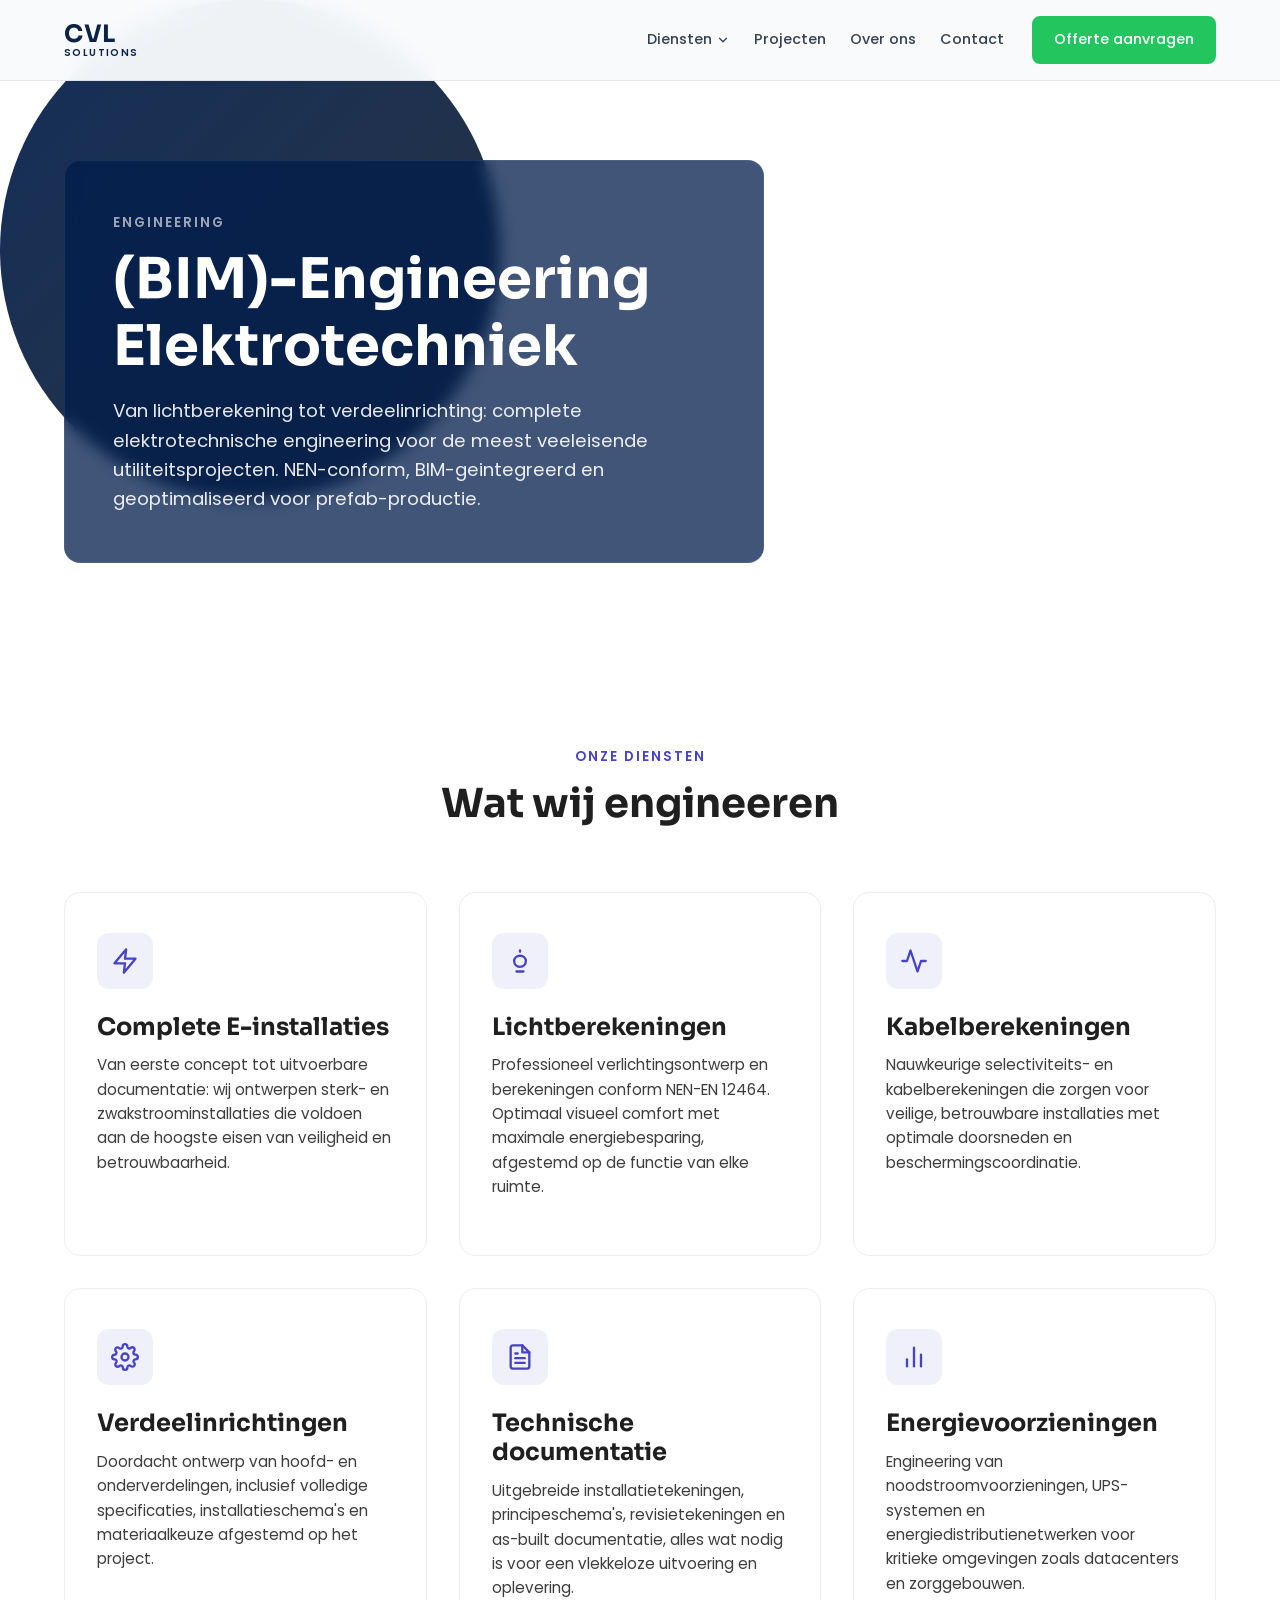
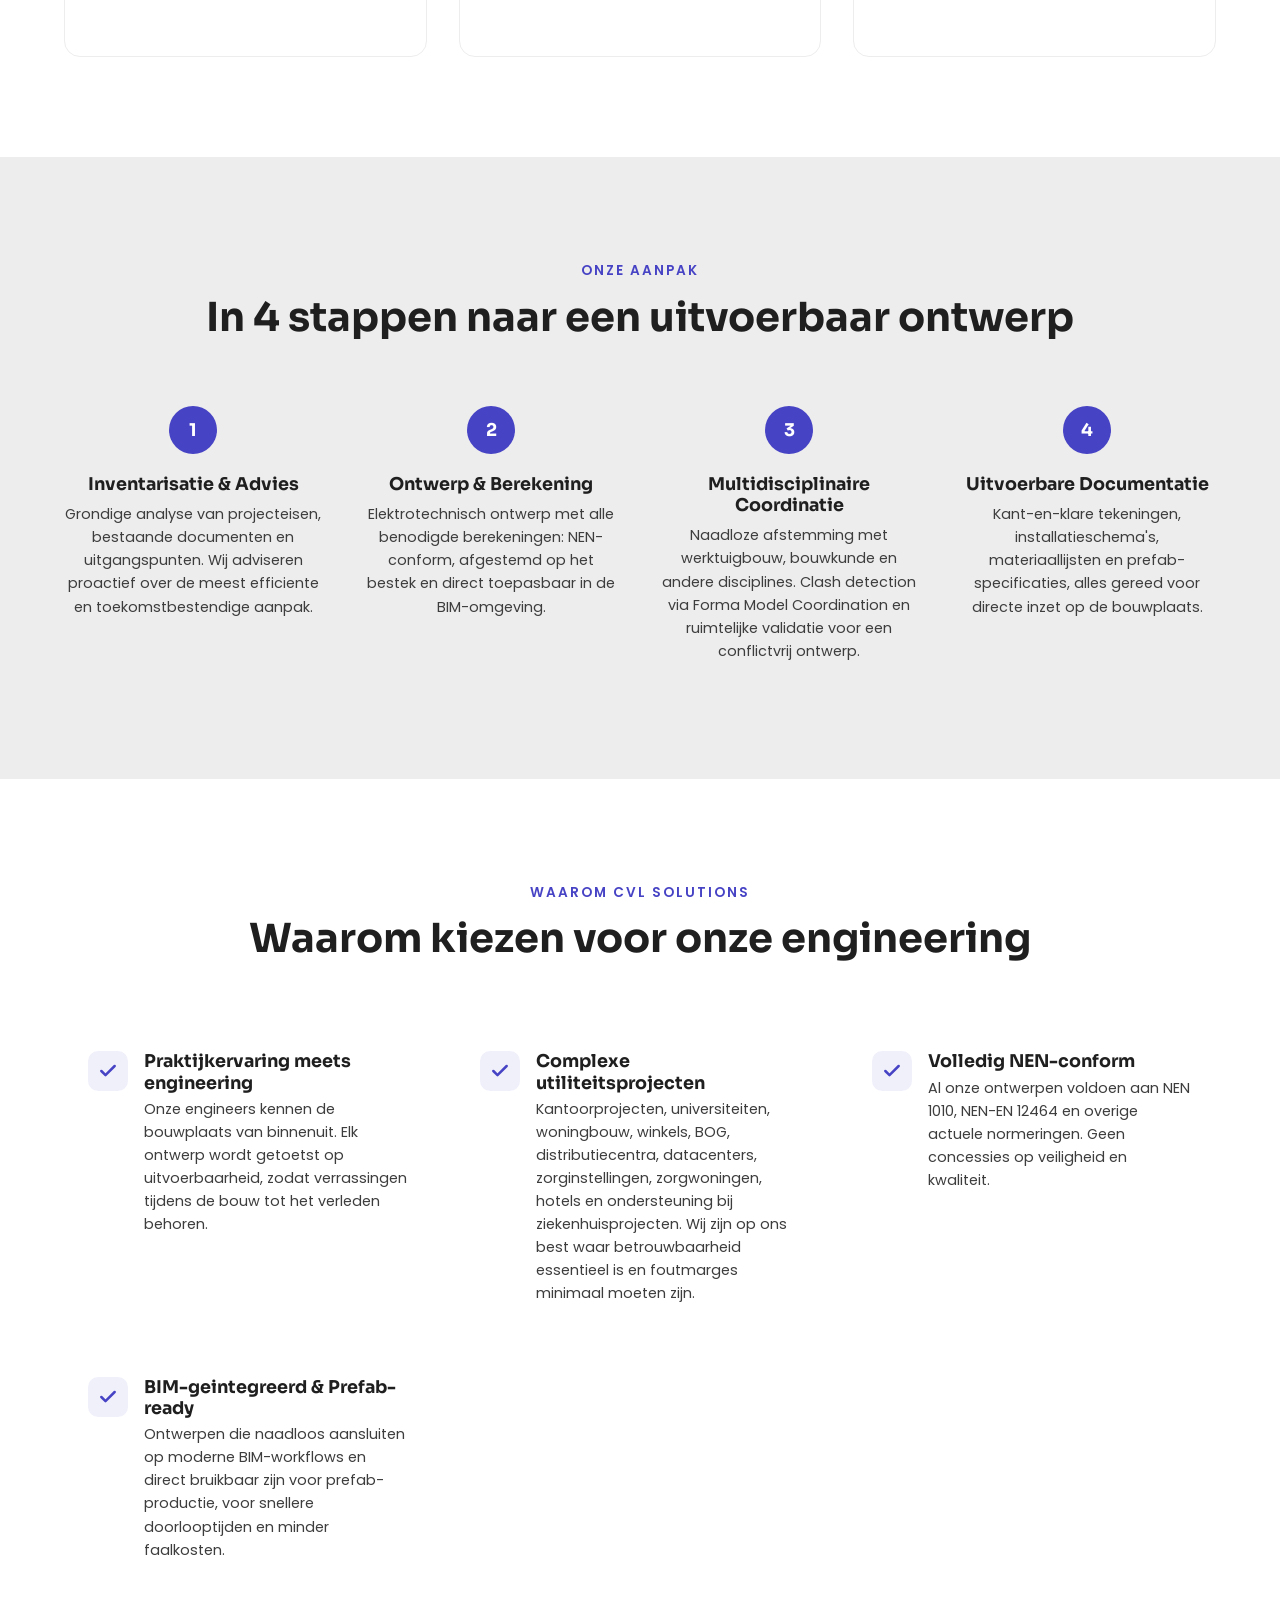
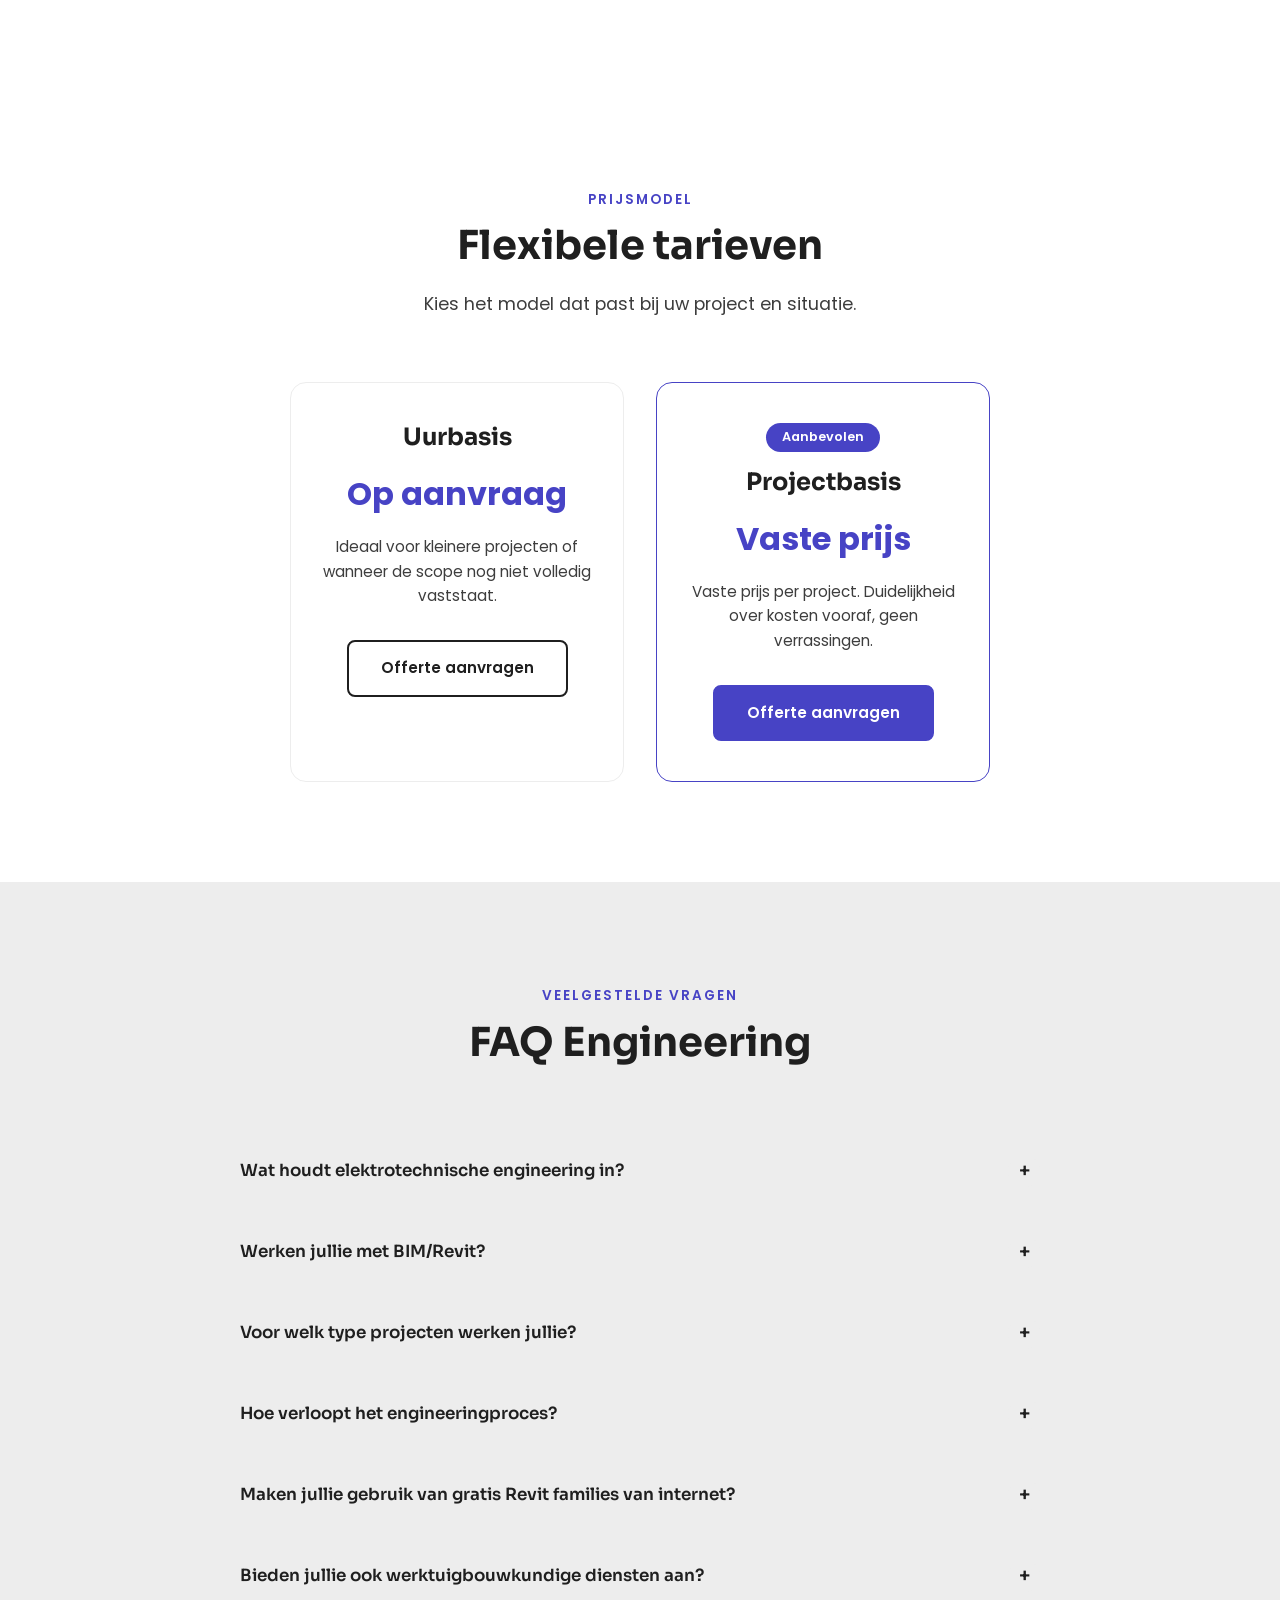
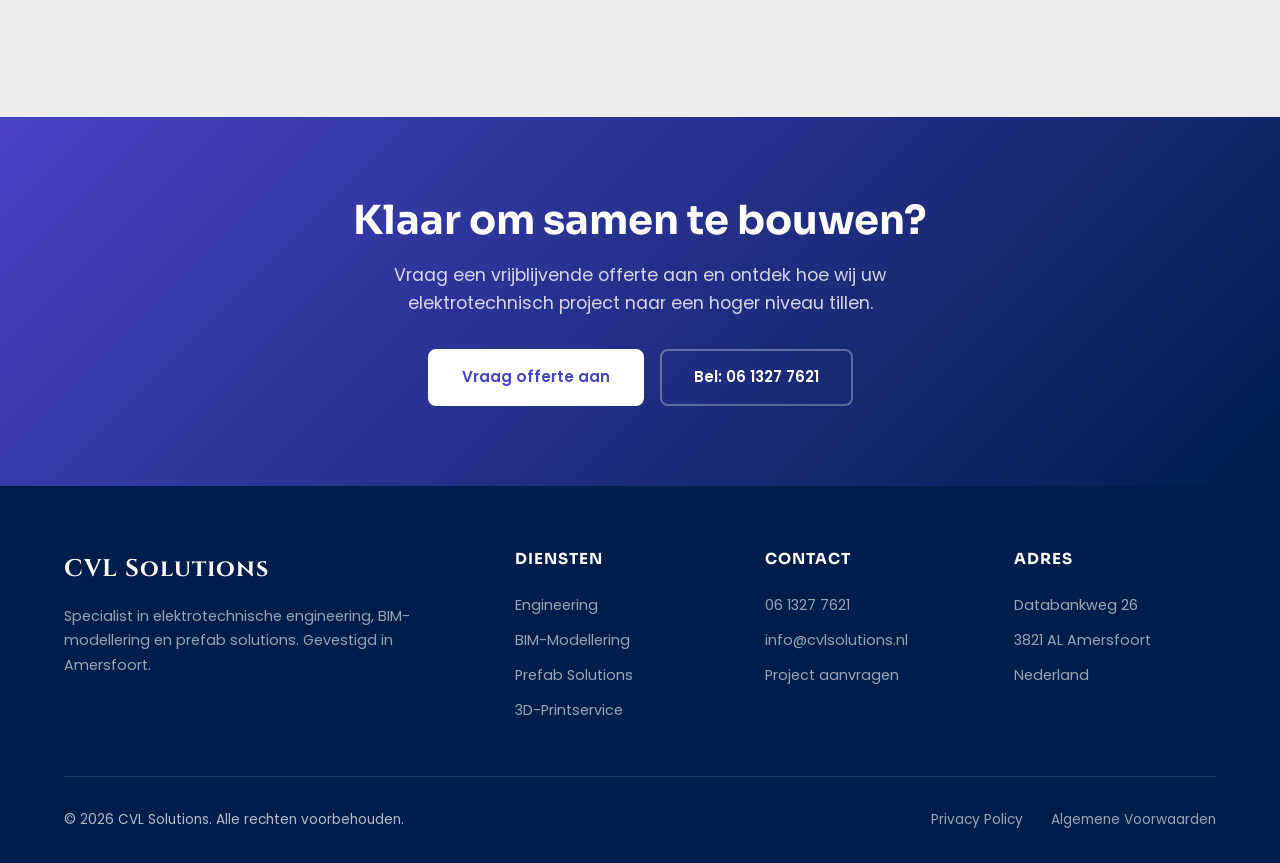
<file: engineering.html>
<!DOCTYPE html>
<html lang="nl">
<head>
    <meta charset="UTF-8">
    <meta name="viewport" content="width=device-width, initial-scale=1.0, maximum-scale=5.0">
    <title>Elektrotechnische Engineering | BIM-Engineering E-installaties | CVL Solutions</title>
    <meta name="description" content="Specialist in elektrotechnische engineering voor complexe utiliteitsprojecten: licht- en kabelberekeningen, verdeelinrichtingen, installatietekeningen en NEN-conforme documentatie. BIM-geintegreerd en prefab-ready.">
    <meta property="og:title" content="Elektrotechnische Engineering | CVL Solutions">
    <meta property="og:description" content="Complete engineering van E-installaties voor utiliteit. NEN-conform, BIM-geintegreerd en geoptimaliseerd voor prefab-productie.">
    <meta property="og:url" content="https://cvlsolutions.nl/engineering">
    <link rel="canonical" href="https://cvlsolutions.nl/engineering">
    <link rel="icon" type="image/png" sizes="32x32" href="img/favicon-32.png">
    <link rel="icon" type="image/png" sizes="192x192" href="img/favicon-192.png">
    <link rel="apple-touch-icon" sizes="180x180" href="img/favicon-180.png">
    <link rel="preconnect" href="https://fonts.googleapis.com">
    <link rel="preconnect" href="https://fonts.gstatic.com" crossorigin>
    <link href="https://fonts.googleapis.com/css2?family=Cinzel:wght@500;700&family=Sora:wght@400;600;700&family=Poppins:wght@400;500;600&display=swap" rel="stylesheet">
    <link rel="stylesheet" href="css/style.css?v=20261123i">
    <script type="application/ld+json">
    {
        "@context": "https://schema.org",
        "@type": "Service",
        "name": "Elektrotechnische Engineering",
        "description": "Complete engineering van E-installaties: lichtberekeningen, kabelberekeningen, verdeelinrichtingen, schema's en technische documentatie voor complexe utiliteitsprojecten.",
        "url": "https://cvlsolutions.nl/engineering",
        "provider": {"@type": "Organization", "name": "CVL Solutions", "url": "https://cvlsolutions.nl"}
    }
    </script>
    <script type="application/ld+json">
    {
        "@context": "https://schema.org",
        "@type": "FAQPage",
        "mainEntity": [
            {"@type": "Question", "name": "Wat houdt elektrotechnische engineering in?", "acceptedAnswer": {"@type": "Answer", "text": "Elektrotechnische engineering omvat het complete ontwerp van E-installaties: van licht- en kabelberekeningen tot verdeelinrichtingen, installatietekeningen en technische documentatie. Wij leveren NEN-conforme, direct uitvoerbare ontwerpen die aansluiten op BIM-workflows en prefab-productie."}},
            {"@type": "Question", "name": "Werken jullie met BIM/Revit?", "acceptedAnswer": {"@type": "Answer", "text": "Absoluut. Al onze engineering is volledig BIM-geintegreerd. Wij werken met Autodesk Revit en leveren modellen op LOD 200-400, inclusief clash detection via Forma Model Coordination en multidisciplinaire coordinatie."}},
            {"@type": "Question", "name": "Voor welk type projecten werken jullie?", "acceptedAnswer": {"@type": "Answer", "text": "Wij zijn gespecialiseerd in complexe utiliteitsprojecten zoals kantoorprojecten, universiteiten, woningbouw, winkels, BOG, distributiecentra, datacenters, zorginstellingen, zorgwoningen en hotels. Ook ondersteuning bij ziekenhuisprojecten schrikken wij niet van terug. Projecten waar betrouwbaarheid en precisie niet optioneel zijn."}},
            {"@type": "Question", "name": "Hoe verloopt het engineeringproces?", "acceptedAnswer": {"@type": "Answer", "text": "Ons bewezen proces bestaat uit 4 stappen: 1) Inventarisatie & advies, 2) Ontwerp & berekening, 3) Multidisciplinaire coordinatie, 4) Uitvoerbare documentatie. Wij werken nauw samen met het projectteam voor een vlekkeloos resultaat."}},
            {"@type": "Question", "name": "Maken jullie gebruik van gratis Revit families van internet?", "acceptedAnswer": {"@type": "Answer", "text": "Nee, wij werken niet met willekeurige families van verzamelsites. Wij maken gebruik van het gerenomeerde CADAC TheModus familiesysteem. In overleg kan ook worden gewerkt met Stabiplan/Trimble for Revit."}},
            {"@type": "Question", "name": "Bieden jullie ook werktuigbouwkundige diensten aan?", "acceptedAnswer": {"@type": "Answer", "text": "Onze kernexpertise ligt bij elektrotechniek. Mocht er behoefte zijn aan werktuigbouwkundige ondersteuning, dan kunnen wij snel schakelen binnen onze flexibele schil om de juiste specialisten in te zetten."}}
        ]
    }
    </script>
    <meta property="og:image" content="https://cvlsolutions.nl/img/favicon-192.png">
    <link rel="sitemap" type="application/xml" href="/sitemap.xml">
</head>
<body>

    <!-- Header -->
    <header class="header">
        <div class="container header-inner">
            <a href="index.html" class="logo logo-stack" aria-label="CVL Solutions - home"><span class="logo-main">CVL</span><span class="logo-sub">SOLUTIONS</span></a>
                        <nav class="nav-links" aria-label="Hoofdmenu">
                <div class="nav-dropdown">
                    <button type="button" class="nav-dd-toggle" aria-haspopup="true" aria-expanded="false">Diensten <svg viewBox="0 0 24 24" width="14" height="14" fill="none" stroke="currentColor" stroke-width="2.2" stroke-linecap="round" stroke-linejoin="round" aria-hidden="true"><polyline points="6 9 12 15 18 9"/></svg></button>
                    <div class="nav-dd-menu">
                        <a href="engineering.html">Engineering</a>
                        <a href="berekeningen.html">Berekeningen</a>
                        <a href="bim-modellering.html">BIM-Modellering</a>
                        <a href="prefab-solutions.html">Prefab Solutions</a>
                        <a href="werkwijze.html">Werkwijze &amp; pakketten</a>
                        <a href="index.html#huur-in">Huur ons in</a>
                    </div>
                </div>
                <a href="projecten.html">Projecten</a>
                <a href="index.html#over-ons">Over ons</a>
                <a href="contact.html">Contact</a>
                <a href="aanvraag.html" class="btn btn-sm nav-cta nav-cta-green">Offerte aanvragen</a>
            </nav>
            <button class="hamburger" aria-label="Menu"><span></span><span></span><span></span></button>
        </div>
                <div class="mobile-menu">
            <a href="index.html">Home</a>
            <span class="mobile-menu-label">Diensten</span>
            <a href="engineering.html" class="mm-sub">Engineering</a>
            <a href="berekeningen.html" class="mm-sub">Berekeningen</a>
            <a href="bim-modellering.html" class="mm-sub">BIM-Modellering</a>
            <a href="prefab-solutions.html" class="mm-sub">Prefab Solutions</a>
            <a href="werkwijze.html" class="mm-sub">Werkwijze &amp; pakketten</a>
            <a href="index.html#huur-in" class="mm-sub">Huur ons in</a>
            <a href="projecten.html">Projecten</a>
            <a href="index.html#over-ons">Over ons</a>
            <a href="contact.html">Contact</a>
            <a href="aanvraag.html" class="mm-cta">Offerte aanvragen &rarr;</a>
        </div>
    </header>

    <!-- Page Header -->
    <section class="page-header page-header-img" style="background-image: url('https://static.wixstatic.com/media/6f0315_6785643601aa4dd492839174e8249ac8~mv2.jpg');">
        <div class="container">
            <div class="header-text-panel">
                <span class="section-label">Engineering</span>
                <h1>(BIM)-Engineering <span class="highlight">Elektrotechniek</span></h1>
                <p>Van lichtberekening tot verdeelinrichting: complete elektrotechnische engineering voor de meest veeleisende utiliteitsprojecten. NEN-conform, BIM-geintegreerd en geoptimaliseerd voor prefab-productie.</p>
            </div>
        </div>
    </section>

    <!-- Diensten -->
    <section class="section">
        <div class="container">
            <div class="section-header reveal">
                <span class="section-label">Onze diensten</span>
                <h2 class="section-title">Wat wij engineeren</h2>
            </div>
            <div class="services-grid stagger-children">
                <div class="service-card">
                    <div class="service-icon"><svg xmlns="http://www.w3.org/2000/svg" viewBox="0 0 24 24" fill="none" stroke="currentColor" stroke-linecap="round" stroke-linejoin="round"><polygon points="13 2 3 14 12 14 11 22 21 10 12 10 13 2"/></svg></div>
                    <h3>Complete E-installaties</h3>
                    <p>Van eerste concept tot uitvoerbare documentatie: wij ontwerpen sterk- en zwakstroominstallaties die voldoen aan de hoogste eisen van veiligheid en betrouwbaarheid.</p>
                </div>
                <div class="service-card">
                    <div class="service-icon"><svg xmlns="http://www.w3.org/2000/svg" viewBox="0 0 24 24" fill="none" stroke="currentColor" stroke-linecap="round" stroke-linejoin="round"><path d="M9 21h6M12 17c-3 0-5-2-5-5 0-2.5 2-4.5 5-4.5s5 2 5 4.5c0 3-2 5-5 5z"/><line x1="12" y1="3" x2="12" y2="4"/></svg></div>
                    <h3>Lichtberekeningen</h3>
                    <p>Professioneel verlichtingsontwerp en berekeningen conform NEN-EN 12464. Optimaal visueel comfort met maximale energiebesparing, afgestemd op de functie van elke ruimte.</p>
                </div>
                <div class="service-card">
                    <div class="service-icon"><svg xmlns="http://www.w3.org/2000/svg" viewBox="0 0 24 24" fill="none" stroke="currentColor" stroke-linecap="round" stroke-linejoin="round"><path d="M22 12h-4l-3 9L9 3l-3 9H2"/></svg></div>
                    <h3>Kabelberekeningen</h3>
                    <p>Nauwkeurige selectiviteits- en kabelberekeningen die zorgen voor veilige, betrouwbare installaties met optimale doorsneden en beschermingscoordinatie.</p>
                </div>
                <div class="service-card">
                    <div class="service-icon"><svg xmlns="http://www.w3.org/2000/svg" viewBox="0 0 24 24" fill="none" stroke="currentColor" stroke-linecap="round" stroke-linejoin="round"><circle cx="12" cy="12" r="3"/><path d="M19.4 15a1.65 1.65 0 0 0 .33 1.82l.06.06a2 2 0 0 1 0 2.83 2 2 0 0 1-2.83 0l-.06-.06a1.65 1.65 0 0 0-1.82-.33 1.65 1.65 0 0 0-1 1.51V21a2 2 0 0 1-2 2 2 2 0 0 1-2-2v-.09A1.65 1.65 0 0 0 9 19.4a1.65 1.65 0 0 0-1.82.33l-.06.06a2 2 0 0 1-2.83 0 2 2 0 0 1 0-2.83l.06-.06a1.65 1.65 0 0 0 .33-1.82 1.65 1.65 0 0 0-1.51-1H3a2 2 0 0 1-2-2 2 2 0 0 1 2-2h.09A1.65 1.65 0 0 0 4.6 9a1.65 1.65 0 0 0-.33-1.82l-.06-.06a2 2 0 0 1 0-2.83 2 2 0 0 1 2.83 0l.06.06a1.65 1.65 0 0 0 1.82.33H9a1.65 1.65 0 0 0 1-1.51V3a2 2 0 0 1 2-2 2 2 0 0 1 2 2v.09a1.65 1.65 0 0 0 1 1.51 1.65 1.65 0 0 0 1.82-.33l.06-.06a2 2 0 0 1 2.83 0 2 2 0 0 1 0 2.83l-.06.06a1.65 1.65 0 0 0-.33 1.82V9a1.65 1.65 0 0 0 1.51 1H21a2 2 0 0 1 2 2 2 2 0 0 1-2 2h-.09a1.65 1.65 0 0 0-1.51 1z"/></svg></div>
                    <h3>Verdeelinrichtingen</h3>
                    <p>Doordacht ontwerp van hoofd- en onderverdelingen, inclusief volledige specificaties, installatieschema's en materiaalkeuze afgestemd op het project.</p>
                </div>
                <div class="service-card">
                    <div class="service-icon"><svg xmlns="http://www.w3.org/2000/svg" viewBox="0 0 24 24" fill="none" stroke="currentColor" stroke-linecap="round" stroke-linejoin="round"><path d="M14 2H6a2 2 0 0 0-2 2v16a2 2 0 0 0 2 2h12a2 2 0 0 0 2-2V8z"/><polyline points="14 2 14 8 20 8"/><line x1="16" y1="13" x2="8" y2="13"/><line x1="16" y1="17" x2="8" y2="17"/><polyline points="10 9 9 9 8 9"/></svg></div>
                    <h3>Technische documentatie</h3>
                    <p>Uitgebreide installatietekeningen, principeschema's, revisietekeningen en as-built documentatie, alles wat nodig is voor een vlekkeloze uitvoering en oplevering.</p>
                </div>
                <div class="service-card">
                    <div class="service-icon"><svg xmlns="http://www.w3.org/2000/svg" viewBox="0 0 24 24" fill="none" stroke="currentColor" stroke-linecap="round" stroke-linejoin="round"><line x1="18" y1="20" x2="18" y2="10"/><line x1="12" y1="20" x2="12" y2="4"/><line x1="6" y1="20" x2="6" y2="14"/></svg></div>
                    <h3>Energievoorzieningen</h3>
                    <p>Engineering van noodstroomvoorzieningen, UPS-systemen en energiedistributienetwerken voor kritieke omgevingen zoals datacenters en zorggebouwen.</p>
                </div>
            </div>
        </div>
    </section>

    <!-- Aanpak -->
    <section class="section section-gray">
        <div class="container">
            <div class="section-header reveal">
                <span class="section-label">Onze aanpak</span>
                <h2 class="section-title">In 4 stappen naar een uitvoerbaar ontwerp</h2>
            </div>
            <div class="process-grid stagger-children">
                <div class="process-step">
                    <div class="step-number">1</div>
                    <h4>Inventarisatie & Advies</h4>
                    <p>Grondige analyse van projecteisen, bestaande documenten en uitgangspunten. Wij adviseren proactief over de meest efficiente en toekomstbestendige aanpak.</p>
                </div>
                <div class="process-step">
                    <div class="step-number">2</div>
                    <h4>Ontwerp & Berekening</h4>
                    <p>Elektrotechnisch ontwerp met alle benodigde berekeningen: NEN-conform, afgestemd op het bestek en direct toepasbaar in de BIM-omgeving.</p>
                </div>
                <div class="process-step">
                    <div class="step-number">3</div>
                    <h4>Multidisciplinaire Coordinatie</h4>
                    <p>Naadloze afstemming met werktuigbouw, bouwkunde en andere disciplines. Clash detection via Forma Model Coordination en ruimtelijke validatie voor een conflictvrij ontwerp.</p>
                </div>
                <div class="process-step">
                    <div class="step-number">4</div>
                    <h4>Uitvoerbare Documentatie</h4>
                    <p>Kant-en-klare tekeningen, installatieschema's, materiaallijsten en prefab-specificaties, alles gereed voor directe inzet op de bouwplaats.</p>
                </div>
            </div>
        </div>
    </section>

    <!-- Waarom -->
    <section class="section">
        <div class="container">
            <div class="section-header reveal">
                <span class="section-label">Waarom CVL Solutions</span>
                <h2 class="section-title">Waarom kiezen voor onze engineering</h2>
            </div>
            <div class="usp-grid stagger-children">
                <div class="usp-item">
                    <div class="usp-icon"><svg xmlns="http://www.w3.org/2000/svg" viewBox="0 0 24 24" fill="none" stroke="currentColor" stroke-width="3" stroke-linecap="round" stroke-linejoin="round"><polyline points="20 6 9 17 4 12"/></svg></div>
                    <div>
                        <h4>Praktijkervaring meets engineering</h4>
                        <p>Onze engineers kennen de bouwplaats van binnenuit. Elk ontwerp wordt getoetst op uitvoerbaarheid, zodat verrassingen tijdens de bouw tot het verleden behoren.</p>
                    </div>
                </div>
                <div class="usp-item">
                    <div class="usp-icon"><svg xmlns="http://www.w3.org/2000/svg" viewBox="0 0 24 24" fill="none" stroke="currentColor" stroke-width="3" stroke-linecap="round" stroke-linejoin="round"><polyline points="20 6 9 17 4 12"/></svg></div>
                    <div>
                        <h4>Complexe utiliteitsprojecten</h4>
                        <p>Kantoorprojecten, universiteiten, woningbouw, winkels, BOG, distributiecentra, datacenters, zorginstellingen, zorgwoningen, hotels en ondersteuning bij ziekenhuisprojecten. Wij zijn op ons best waar betrouwbaarheid essentieel is en foutmarges minimaal moeten zijn.</p>
                    </div>
                </div>
                <div class="usp-item">
                    <div class="usp-icon"><svg xmlns="http://www.w3.org/2000/svg" viewBox="0 0 24 24" fill="none" stroke="currentColor" stroke-width="3" stroke-linecap="round" stroke-linejoin="round"><polyline points="20 6 9 17 4 12"/></svg></div>
                    <div>
                        <h4>Volledig NEN-conform</h4>
                        <p>Al onze ontwerpen voldoen aan NEN 1010, NEN-EN 12464 en overige actuele normeringen. Geen concessies op veiligheid en kwaliteit.</p>
                    </div>
                </div>
                <div class="usp-item">
                    <div class="usp-icon"><svg xmlns="http://www.w3.org/2000/svg" viewBox="0 0 24 24" fill="none" stroke="currentColor" stroke-width="3" stroke-linecap="round" stroke-linejoin="round"><polyline points="20 6 9 17 4 12"/></svg></div>
                    <div>
                        <h4>BIM-geintegreerd & Prefab-ready</h4>
                        <p>Ontwerpen die naadloos aansluiten op moderne BIM-workflows en direct bruikbaar zijn voor prefab-productie, voor snellere doorlooptijden en minder faalkosten.</p>
                    </div>
                </div>
            </div>
        </div>
    </section>

    <!-- Prijsmodel -->
    <section class="section">
        <div class="container">
            <div class="section-header reveal">
                <span class="section-label">Prijsmodel</span>
                <h2 class="section-title">Flexibele tarieven</h2>
                <p class="section-subtitle">Kies het model dat past bij uw project en situatie.</p>
            </div>
            <div class="services-grid stagger-children" style="max-width: 700px; margin: 0 auto;">
                <a href="mailto:info@cvlsolutions.nl?subject=Offerte%20aanvraag%20Engineering%20(Uurbasis)&body=Beste%20CVL%20Solutions%2C%0A%0AGraag%20ontvang%20ik%20een%20offerte%20voor%20elektrotechnische%20engineering%20op%20uurbasis.%0A%0AProjectomschrijving%3A%0A%0AMet%20vriendelijke%20groet%2C" class="service-card" style="text-align: center;">
                    <h3>Uurbasis</h3>
                    <p style="font-size: 2rem; font-weight: 700; color: var(--accent); margin: 16px 0;">Op aanvraag</p>
                    <p>Ideaal voor kleinere projecten of wanneer de scope nog niet volledig vaststaat.</p>
                    <span class="btn btn-outline" style="margin-top: 16px;">Offerte aanvragen</span>
                </a>
                <a href="mailto:info@cvlsolutions.nl?subject=Offerte%20aanvraag%20Engineering%20(Projectbasis)&body=Beste%20CVL%20Solutions%2C%0A%0AGraag%20ontvang%20ik%20een%20offerte%20voor%20elektrotechnische%20engineering%20op%20projectbasis.%0A%0AProjectomschrijving%3A%0A%0AMet%20vriendelijke%20groet%2C" class="service-card" style="text-align: center; border-color: var(--accent);">
                    <div style="background: var(--accent); color: white; padding: 4px 16px; border-radius: 20px; font-size: 0.8rem; font-weight: 600; display: inline-block; margin-bottom: 16px;">Aanbevolen</div>
                    <h3>Projectbasis</h3>
                    <p style="font-size: 2rem; font-weight: 700; color: var(--accent); margin: 16px 0;">Vaste prijs</p>
                    <p>Vaste prijs per project. Duidelijkheid over kosten vooraf, geen verrassingen.</p>
                    <span class="btn btn-primary" style="margin-top: 16px;">Offerte aanvragen</span>
                </a>
            </div>
        </div>
    </section>

    <!-- FAQ -->
    <section class="section section-gray">
        <div class="container">
            <div class="section-header reveal">
                <span class="section-label">Veelgestelde vragen</span>
                <h2 class="section-title">FAQ Engineering</h2>
            </div>
            <div class="faq-list reveal">
                <div class="faq-item">
                    <button class="faq-question">
                        <span>Wat houdt elektrotechnische engineering in?</span>
                        <span class="faq-toggle">+</span>
                    </button>
                    <div class="faq-answer">
                        <p>Elektrotechnische engineering omvat het complete ontwerp van E-installaties: van licht- en kabelberekeningen tot verdeelinrichtingen, installatietekeningen en technische documentatie. Wij leveren NEN-conforme, direct uitvoerbare ontwerpen die aansluiten op BIM-workflows en prefab-productie.</p>
                    </div>
                </div>
                <div class="faq-item">
                    <button class="faq-question">
                        <span>Werken jullie met BIM/Revit?</span>
                        <span class="faq-toggle">+</span>
                    </button>
                    <div class="faq-answer">
                        <p>Absoluut. Al onze engineering is volledig BIM-geintegreerd. Wij werken met Autodesk Revit en leveren modellen op LOD 200-400, inclusief clash detection via Forma Model Coordination en naadloze coordinatie met andere disciplines.</p>
                    </div>
                </div>
                <div class="faq-item">
                    <button class="faq-question">
                        <span>Voor welk type projecten werken jullie?</span>
                        <span class="faq-toggle">+</span>
                    </button>
                    <div class="faq-answer">
                        <p>Wij zijn gespecialiseerd in complexe utiliteitsprojecten zoals kantoorprojecten, universiteiten, woningbouw, winkels, BOG, distributiecentra, datacenters, zorginstellingen, zorgwoningen en hotels. Ook ondersteuning bij ziekenhuisprojecten schrikken wij niet van terug. Onze expertise ligt bij projecten waar betrouwbaarheid en precisie niet optioneel zijn, maar een absolute vereiste.</p>
                    </div>
                </div>
                <div class="faq-item">
                    <button class="faq-question">
                        <span>Hoe verloopt het engineeringproces?</span>
                        <span class="faq-toggle">+</span>
                    </button>
                    <div class="faq-answer">
                        <p>Ons bewezen proces bestaat uit 4 stappen: 1) Inventarisatie & advies, 2) Ontwerp & berekening, 3) Multidisciplinaire coordinatie, 4) Uitvoerbare documentatie. Wij werken nauw samen met het projectteam om een vlekkeloos resultaat te garanderen.</p>
                    </div>
                </div>
                <div class="faq-item">
                    <button class="faq-question">
                        <span>Maken jullie gebruik van gratis Revit families van internet?</span>
                        <span class="faq-toggle">+</span>
                    </button>
                    <div class="faq-answer">
                        <p>Nee, wij werken niet met willekeurige families van verzamelsites zoals MEPcontent, BIMobject of andere open-source bibliotheken. Deze families zijn vaak inconsistent in kwaliteit, parameters en modelleerstandaarden. Wij maken gebruik van het gerenomeerde CADAC TheModus familiesysteem. In overleg, of bij het beschikbaar stellen van een flex-licentie, kan ook worden gewerkt met Stabiplan/Trimble for Revit.</p>
                    </div>
                </div>
                <div class="faq-item">
                    <button class="faq-question">
                        <span>Bieden jullie ook werktuigbouwkundige diensten aan?</span>
                        <span class="faq-toggle">+</span>
                    </button>
                    <div class="faq-answer">
                        <p>Onze kernexpertise ligt bij elektrotechniek. Mocht er binnen uw project behoefte zijn aan werktuigbouwkundige ondersteuning, dan kunnen wij snel schakelen binnen onze flexibele schil om de juiste specialisten in te zetten.</p>
                    </div>
                </div>
            </div>
        </div>
    </section>

    <!-- CTA -->
    <section class="cta-section">
        <div class="container reveal">
            <h2>Klaar om samen te bouwen?</h2>
            <p>Vraag een vrijblijvende offerte aan en ontdek hoe wij uw elektrotechnisch project naar een hoger niveau tillen.</p>
            <div style="display: flex; gap: 16px; justify-content: center; flex-wrap: wrap;">
                <a href="contact.html" class="btn btn-white">Vraag offerte aan</a>
                <a href="tel:+31613277621" class="btn btn-outline" style="border-color: rgba(255,255,255,0.3); color: white;">Bel: 06 1327 7621</a>
            </div>
        </div>
    </section>

    <!-- Footer -->
    <footer class="footer">
        <div class="container">
            <div class="footer-grid">
                <div class="footer-brand">
                    <div class="logo" style="color: white;">CVL Solutions</div>
                    <p>Specialist in elektrotechnische engineering, BIM-modellering en prefab solutions. Gevestigd in Amersfoort.</p>
                </div>
                <div>
                    <h4>Diensten</h4>
                    <div class="footer-links">
                        <a href="engineering.html">Engineering</a>
                        <a href="bim-modellering.html">BIM-Modellering</a>
                        <a href="prefab-solutions.html">Prefab Solutions</a>
                        <a href="https://lynk3d.netlify.app" target="_blank" rel="noopener">3D-Printservice</a>
                    </div>
                </div>
                <div>
                    <h4>Contact</h4>
                    <div class="footer-links">
                        <a href="tel:+31613277621">06 1327 7621</a>
                        <a href="mailto:info@cvlsolutions.nl">info@cvlsolutions.nl</a>
                        <a href="aanvraag.html">Project aanvragen</a>
                    </div>
                </div>
                <div>
                    <h4>Adres</h4>
                    <div class="footer-links">
                        <a>Databankweg 26</a>
                        <a>3821 AL Amersfoort</a>
                        <a>Nederland</a>
                    </div>
                </div>
            </div>
            <div class="footer-bottom">
                <span>&copy; 2026 CVL Solutions. Alle rechten voorbehouden.</span>
                <div class="footer-legal">
                    <a href="privacy-policy.html">Privacy Policy</a>
                    <a href="algemene-voorwaarden.html">Algemene Voorwaarden</a>
                </div>
            </div>
        </div>
    </footer>

    <script src="js/main.js?v=20261123d"></script>
    <script src="js/analytics.js?v=2"></script>
</body>
</html>
</file>
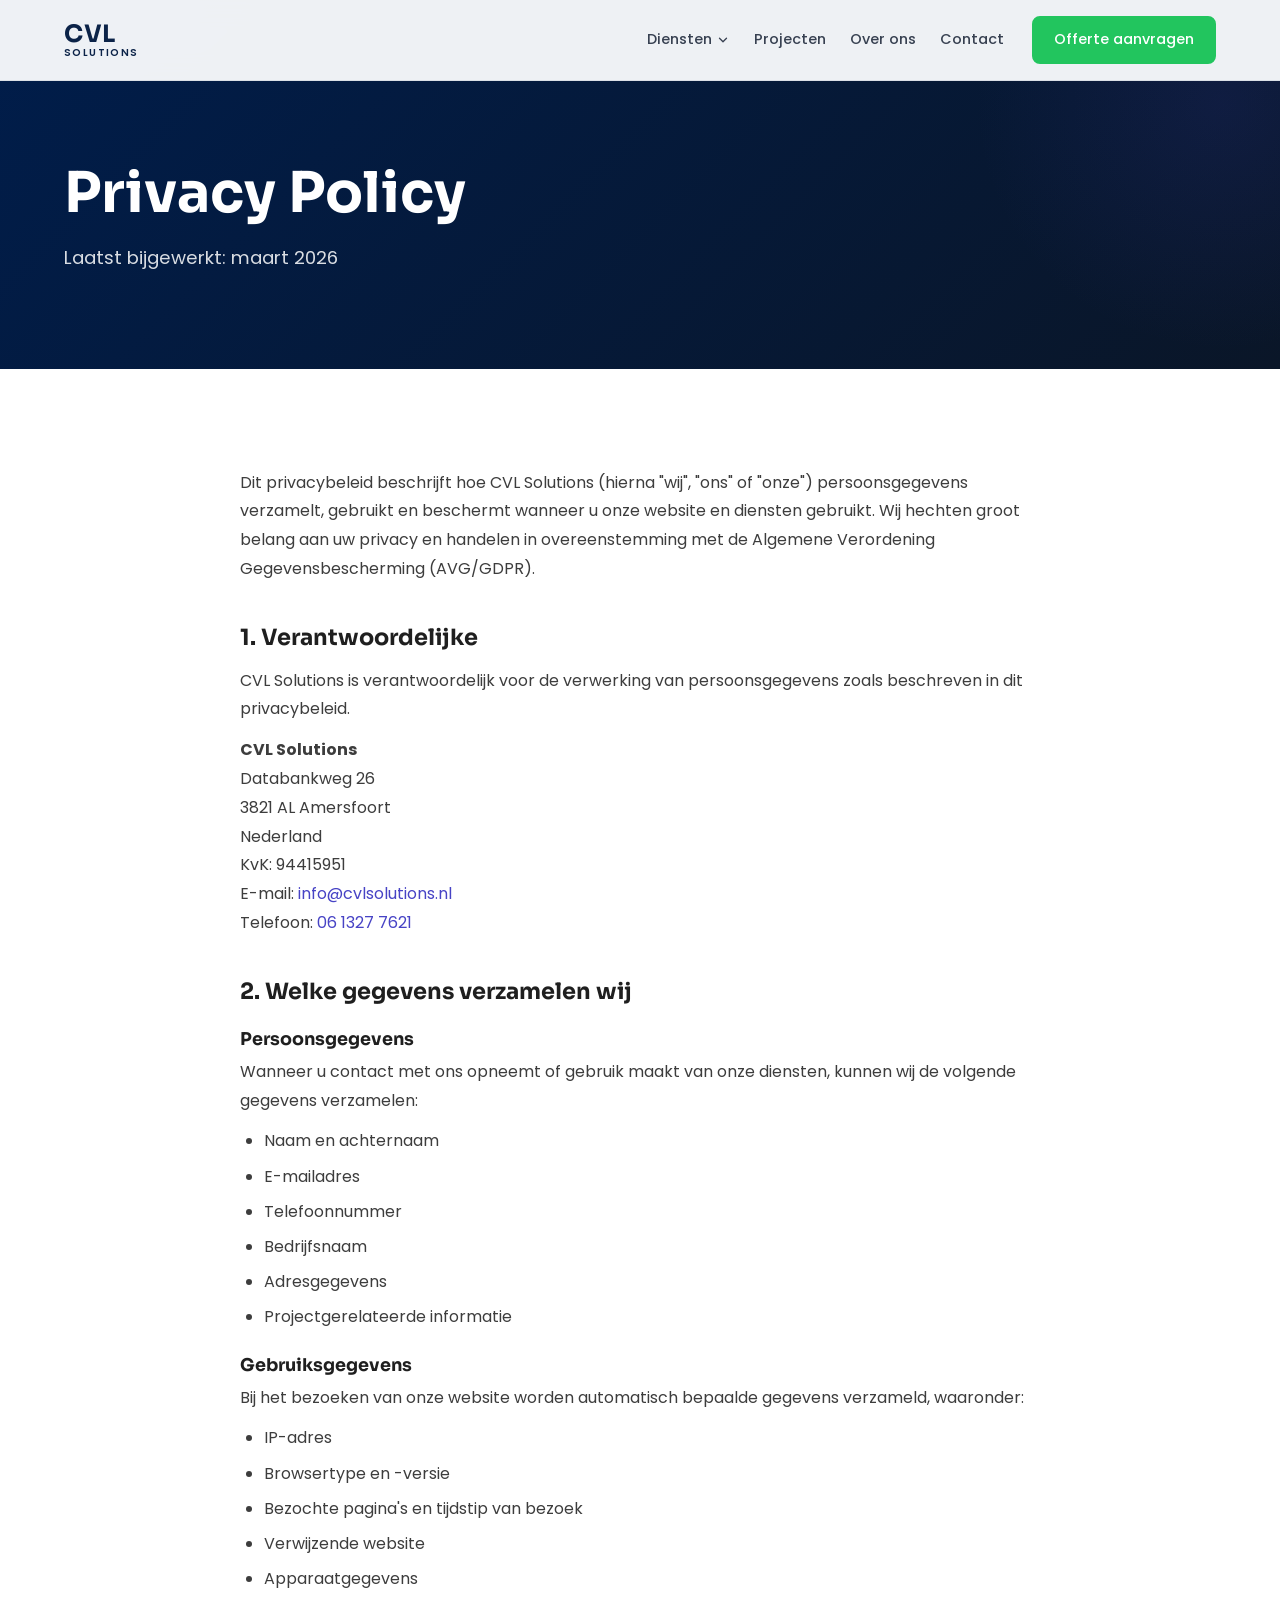
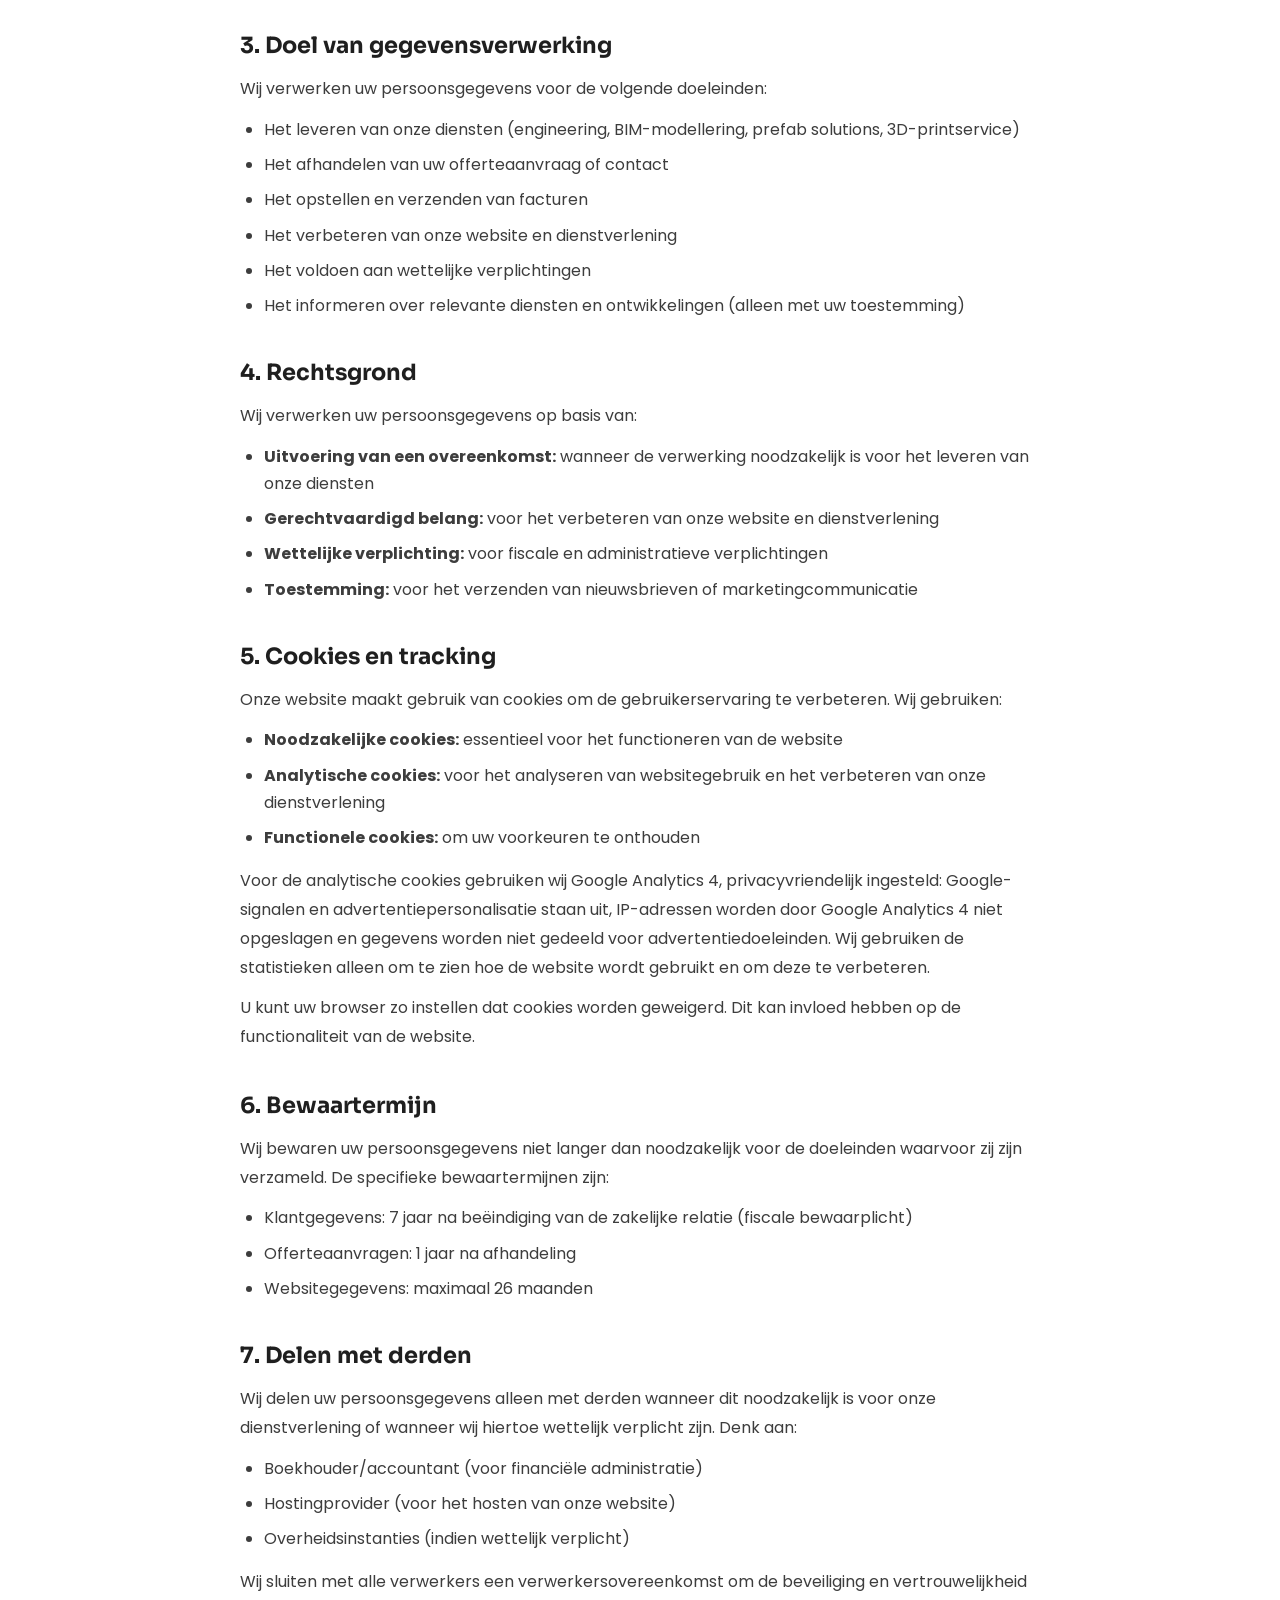
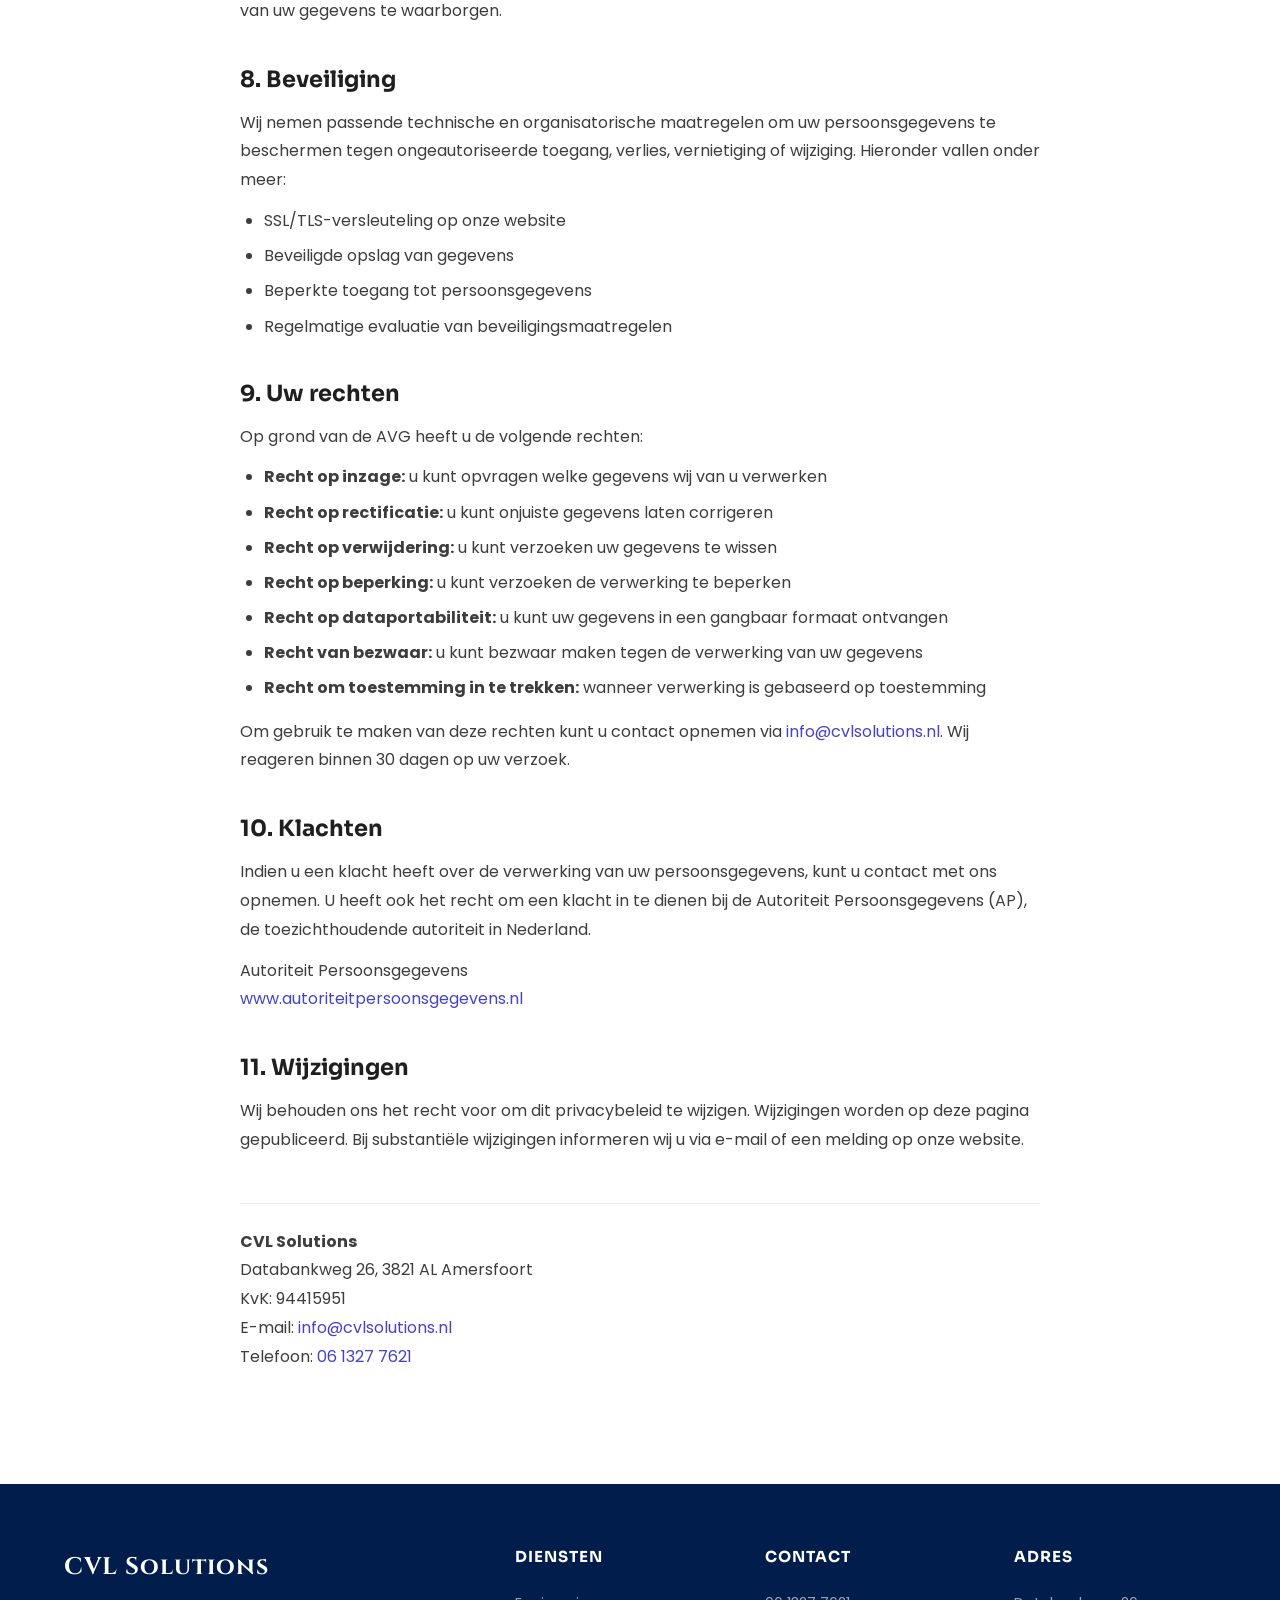
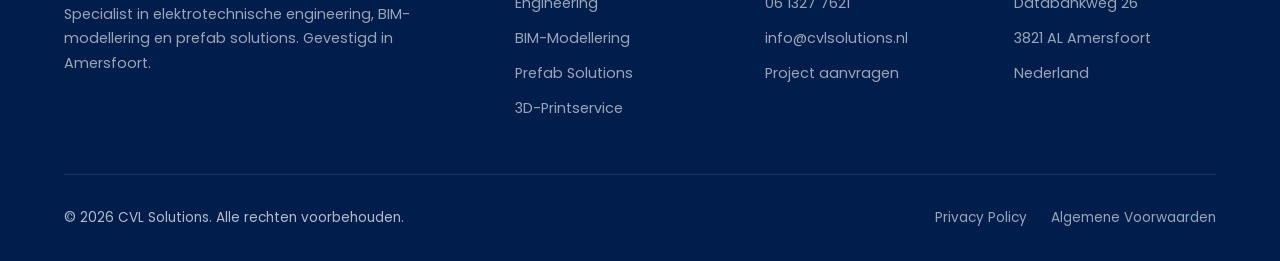
<file: privacy-policy.html>
<!DOCTYPE html>
<html lang="nl">
<head>
    <meta charset="UTF-8">
    <meta name="viewport" content="width=device-width, initial-scale=1.0, maximum-scale=5.0">
    <title>Privacy Policy | CVL Solutions</title>
    <meta name="description" content="Lees het privacybeleid van CVL Solutions. Wij beschermen uw persoonsgegevens conform de AVG/GDPR.">
    <link rel="canonical" href="https://cvlsolutions.nl/privacy-policy">
    <link rel="icon" type="image/png" sizes="32x32" href="img/favicon-32.png">
    <link rel="icon" type="image/png" sizes="192x192" href="img/favicon-192.png">
    <link rel="apple-touch-icon" sizes="180x180" href="img/favicon-180.png">
    <link rel="preconnect" href="https://fonts.googleapis.com">
    <link rel="preconnect" href="https://fonts.gstatic.com" crossorigin>
    <link href="https://fonts.googleapis.com/css2?family=Cinzel:wght@500;700&family=Sora:wght@400;600;700&family=Poppins:wght@400;500;600&display=swap" rel="stylesheet">
    <link rel="stylesheet" href="css/style.css?v=20261123i">
    <style>
        .legal-content { max-width: 800px; margin: 0 auto; }
        .legal-content h2 { margin-top: 40px; margin-bottom: 16px; font-size: 1.4rem; }
        .legal-content h3 { margin-top: 24px; margin-bottom: 8px; font-size: 1.1rem; }
        .legal-content p { margin-bottom: 12px; color: var(--gray-dark); line-height: 1.8; }
        .legal-content ul { margin-bottom: 16px; padding-left: 24px; }
        .legal-content li { margin-bottom: 8px; color: var(--gray-dark); line-height: 1.7; list-style: disc; }
    </style>
    <meta property="og:image" content="https://cvlsolutions.nl/img/favicon-192.png">
    <link rel="sitemap" type="application/xml" href="/sitemap.xml">
</head>
<body>

    <header class="header">
        <div class="container header-inner">
            <a href="index.html" class="logo logo-stack" aria-label="CVL Solutions - home"><span class="logo-main">CVL</span><span class="logo-sub">SOLUTIONS</span></a>
                        <nav class="nav-links" aria-label="Hoofdmenu">
                <div class="nav-dropdown">
                    <button type="button" class="nav-dd-toggle" aria-haspopup="true" aria-expanded="false">Diensten <svg viewBox="0 0 24 24" width="14" height="14" fill="none" stroke="currentColor" stroke-width="2.2" stroke-linecap="round" stroke-linejoin="round" aria-hidden="true"><polyline points="6 9 12 15 18 9"/></svg></button>
                    <div class="nav-dd-menu">
                        <a href="engineering.html">Engineering</a>
                        <a href="berekeningen.html">Berekeningen</a>
                        <a href="bim-modellering.html">BIM-Modellering</a>
                        <a href="prefab-solutions.html">Prefab Solutions</a>
                        <a href="werkwijze.html">Werkwijze &amp; pakketten</a>
                        <a href="index.html#huur-in">Huur ons in</a>
                    </div>
                </div>
                <a href="projecten.html">Projecten</a>
                <a href="index.html#over-ons">Over ons</a>
                <a href="contact.html">Contact</a>
                <a href="aanvraag.html" class="btn btn-sm nav-cta nav-cta-green">Offerte aanvragen</a>
            </nav>
            <button class="hamburger" aria-label="Menu"><span></span><span></span><span></span></button>
        </div>
                <div class="mobile-menu">
            <a href="index.html">Home</a>
            <span class="mobile-menu-label">Diensten</span>
            <a href="engineering.html" class="mm-sub">Engineering</a>
            <a href="berekeningen.html" class="mm-sub">Berekeningen</a>
            <a href="bim-modellering.html" class="mm-sub">BIM-Modellering</a>
            <a href="prefab-solutions.html" class="mm-sub">Prefab Solutions</a>
            <a href="werkwijze.html" class="mm-sub">Werkwijze &amp; pakketten</a>
            <a href="index.html#huur-in" class="mm-sub">Huur ons in</a>
            <a href="projecten.html">Projecten</a>
            <a href="index.html#over-ons">Over ons</a>
            <a href="contact.html">Contact</a>
            <a href="aanvraag.html" class="mm-cta">Offerte aanvragen &rarr;</a>
        </div>
    </header>

    <section class="page-header">
        <div class="container">
            <h1>Privacy Policy</h1>
            <p>Laatst bijgewerkt: maart 2026</p>
        </div>
    </section>

    <section class="section">
        <div class="container">
            <div class="legal-content">

                <p>Dit privacybeleid beschrijft hoe CVL Solutions (hierna "wij", "ons" of "onze") persoonsgegevens verzamelt, gebruikt en beschermt wanneer u onze website en diensten gebruikt. Wij hechten groot belang aan uw privacy en handelen in overeenstemming met de Algemene Verordening Gegevensbescherming (AVG/GDPR).</p>

                <h2>1. Verantwoordelijke</h2>
                <p>CVL Solutions is verantwoordelijk voor de verwerking van persoonsgegevens zoals beschreven in dit privacybeleid.</p>
                <p><strong>CVL Solutions</strong><br>Databankweg 26<br>3821 AL Amersfoort<br>Nederland<br>KvK: 94415951<br>E-mail: <a href="mailto:info@cvlsolutions.nl" style="color: var(--accent);">info@cvlsolutions.nl</a><br>Telefoon: <a href="tel:+31613277621" style="color: var(--accent);">06 1327 7621</a></p>

                <h2>2. Welke gegevens verzamelen wij</h2>
                <h3>Persoonsgegevens</h3>
                <p>Wanneer u contact met ons opneemt of gebruik maakt van onze diensten, kunnen wij de volgende gegevens verzamelen:</p>
                <ul>
                    <li>Naam en achternaam</li>
                    <li>E-mailadres</li>
                    <li>Telefoonnummer</li>
                    <li>Bedrijfsnaam</li>
                    <li>Adresgegevens</li>
                    <li>Projectgerelateerde informatie</li>
                </ul>

                <h3>Gebruiksgegevens</h3>
                <p>Bij het bezoeken van onze website worden automatisch bepaalde gegevens verzameld, waaronder:</p>
                <ul>
                    <li>IP-adres</li>
                    <li>Browsertype en -versie</li>
                    <li>Bezochte pagina's en tijdstip van bezoek</li>
                    <li>Verwijzende website</li>
                    <li>Apparaatgegevens</li>
                </ul>

                <h2>3. Doel van gegevensverwerking</h2>
                <p>Wij verwerken uw persoonsgegevens voor de volgende doeleinden:</p>
                <ul>
                    <li>Het leveren van onze diensten (engineering, BIM-modellering, prefab solutions, 3D-printservice)</li>
                    <li>Het afhandelen van uw offerteaanvraag of contact</li>
                    <li>Het opstellen en verzenden van facturen</li>
                    <li>Het verbeteren van onze website en dienstverlening</li>
                    <li>Het voldoen aan wettelijke verplichtingen</li>
                    <li>Het informeren over relevante diensten en ontwikkelingen (alleen met uw toestemming)</li>
                </ul>

                <h2>4. Rechtsgrond</h2>
                <p>Wij verwerken uw persoonsgegevens op basis van:</p>
                <ul>
                    <li><strong>Uitvoering van een overeenkomst:</strong> wanneer de verwerking noodzakelijk is voor het leveren van onze diensten</li>
                    <li><strong>Gerechtvaardigd belang:</strong> voor het verbeteren van onze website en dienstverlening</li>
                    <li><strong>Wettelijke verplichting:</strong> voor fiscale en administratieve verplichtingen</li>
                    <li><strong>Toestemming:</strong> voor het verzenden van nieuwsbrieven of marketingcommunicatie</li>
                </ul>

                <h2>5. Cookies en tracking</h2>
                <p>Onze website maakt gebruik van cookies om de gebruikerservaring te verbeteren. Wij gebruiken:</p>
                <ul>
                    <li><strong>Noodzakelijke cookies:</strong> essentieel voor het functioneren van de website</li>
                    <li><strong>Analytische cookies:</strong> voor het analyseren van websitegebruik en het verbeteren van onze dienstverlening</li>
                    <li><strong>Functionele cookies:</strong> om uw voorkeuren te onthouden</li>
                </ul>
                <p>Voor de analytische cookies gebruiken wij Google Analytics 4, privacyvriendelijk ingesteld: Google-signalen en advertentiepersonalisatie staan uit, IP-adressen worden door Google Analytics 4 niet opgeslagen en gegevens worden niet gedeeld voor advertentiedoeleinden. Wij gebruiken de statistieken alleen om te zien hoe de website wordt gebruikt en om deze te verbeteren.</p>
                <p>U kunt uw browser zo instellen dat cookies worden geweigerd. Dit kan invloed hebben op de functionaliteit van de website.</p>

                <h2>6. Bewaartermijn</h2>
                <p>Wij bewaren uw persoonsgegevens niet langer dan noodzakelijk voor de doeleinden waarvoor zij zijn verzameld. De specifieke bewaartermijnen zijn:</p>
                <ul>
                    <li>Klantgegevens: 7 jaar na beëindiging van de zakelijke relatie (fiscale bewaarplicht)</li>
                    <li>Offerteaanvragen: 1 jaar na afhandeling</li>
                    <li>Websitegegevens: maximaal 26 maanden</li>
                </ul>

                <h2>7. Delen met derden</h2>
                <p>Wij delen uw persoonsgegevens alleen met derden wanneer dit noodzakelijk is voor onze dienstverlening of wanneer wij hiertoe wettelijk verplicht zijn. Denk aan:</p>
                <ul>
                    <li>Boekhouder/accountant (voor financiële administratie)</li>
                    <li>Hostingprovider (voor het hosten van onze website)</li>
                    <li>Overheidsinstanties (indien wettelijk verplicht)</li>
                </ul>
                <p>Wij sluiten met alle verwerkers een verwerkersovereenkomst om de beveiliging en vertrouwelijkheid van uw gegevens te waarborgen.</p>

                <h2>8. Beveiliging</h2>
                <p>Wij nemen passende technische en organisatorische maatregelen om uw persoonsgegevens te beschermen tegen ongeautoriseerde toegang, verlies, vernietiging of wijziging. Hieronder vallen onder meer:</p>
                <ul>
                    <li>SSL/TLS-versleuteling op onze website</li>
                    <li>Beveiligde opslag van gegevens</li>
                    <li>Beperkte toegang tot persoonsgegevens</li>
                    <li>Regelmatige evaluatie van beveiligingsmaatregelen</li>
                </ul>

                <h2>9. Uw rechten</h2>
                <p>Op grond van de AVG heeft u de volgende rechten:</p>
                <ul>
                    <li><strong>Recht op inzage:</strong> u kunt opvragen welke gegevens wij van u verwerken</li>
                    <li><strong>Recht op rectificatie:</strong> u kunt onjuiste gegevens laten corrigeren</li>
                    <li><strong>Recht op verwijdering:</strong> u kunt verzoeken uw gegevens te wissen</li>
                    <li><strong>Recht op beperking:</strong> u kunt verzoeken de verwerking te beperken</li>
                    <li><strong>Recht op dataportabiliteit:</strong> u kunt uw gegevens in een gangbaar formaat ontvangen</li>
                    <li><strong>Recht van bezwaar:</strong> u kunt bezwaar maken tegen de verwerking van uw gegevens</li>
                    <li><strong>Recht om toestemming in te trekken:</strong> wanneer verwerking is gebaseerd op toestemming</li>
                </ul>
                <p>Om gebruik te maken van deze rechten kunt u contact opnemen via <a href="mailto:info@cvlsolutions.nl" style="color: var(--accent);">info@cvlsolutions.nl</a>. Wij reageren binnen 30 dagen op uw verzoek.</p>

                <h2>10. Klachten</h2>
                <p>Indien u een klacht heeft over de verwerking van uw persoonsgegevens, kunt u contact met ons opnemen. U heeft ook het recht om een klacht in te dienen bij de Autoriteit Persoonsgegevens (AP), de toezichthoudende autoriteit in Nederland.</p>
                <p>Autoriteit Persoonsgegevens<br><a href="https://www.autoriteitpersoonsgegevens.nl" target="_blank" rel="noopener" style="color: var(--accent);">www.autoriteitpersoonsgegevens.nl</a></p>

                <h2>11. Wijzigingen</h2>
                <p>Wij behouden ons het recht voor om dit privacybeleid te wijzigen. Wijzigingen worden op deze pagina gepubliceerd. Bij substantiële wijzigingen informeren wij u via e-mail of een melding op onze website.</p>

                <hr style="margin: 48px 0 24px; border: none; border-top: 1px solid var(--gray-light);">
                <p><strong>CVL Solutions</strong><br>Databankweg 26, 3821 AL Amersfoort<br>KvK: 94415951<br>E-mail: <a href="mailto:info@cvlsolutions.nl" style="color: var(--accent);">info@cvlsolutions.nl</a><br>Telefoon: <a href="tel:+31613277621" style="color: var(--accent);">06 1327 7621</a></p>

            </div>
        </div>
    </section>

    <footer class="footer">
        <div class="container">
            <div class="footer-grid">
                <div class="footer-brand">
                    <div class="logo" style="color: white;">CVL Solutions</div>
                    <p>Specialist in elektrotechnische engineering, BIM-modellering en prefab solutions. Gevestigd in Amersfoort.</p>
                </div>
                <div><h4>Diensten</h4><div class="footer-links"><a href="engineering.html">Engineering</a><a href="bim-modellering.html">BIM-Modellering</a><a href="prefab-solutions.html">Prefab Solutions</a><a href="https://lynk3d.netlify.app" target="_blank" rel="noopener">3D-Printservice</a></div></div>
                <div><h4>Contact</h4><div class="footer-links"><a href="tel:+31613277621">06 1327 7621</a><a href="mailto:info@cvlsolutions.nl">info@cvlsolutions.nl</a><a href="aanvraag.html">Project aanvragen</a></div></div>
                <div><h4>Adres</h4><div class="footer-links"><a>Databankweg 26</a><a>3821 AL Amersfoort</a><a>Nederland</a></div></div>
            </div>
            <div class="footer-bottom">
                <span>&copy; 2026 CVL Solutions. Alle rechten voorbehouden.</span>
                <div class="footer-legal"><a href="privacy-policy.html">Privacy Policy</a><a href="algemene-voorwaarden.html">Algemene Voorwaarden</a></div>
            </div>
        </div>
    </footer>

    <script src="js/main.js?v=20261123d"></script>
    <script src="js/analytics.js?v=2"></script>
</body>
</html>
</file>
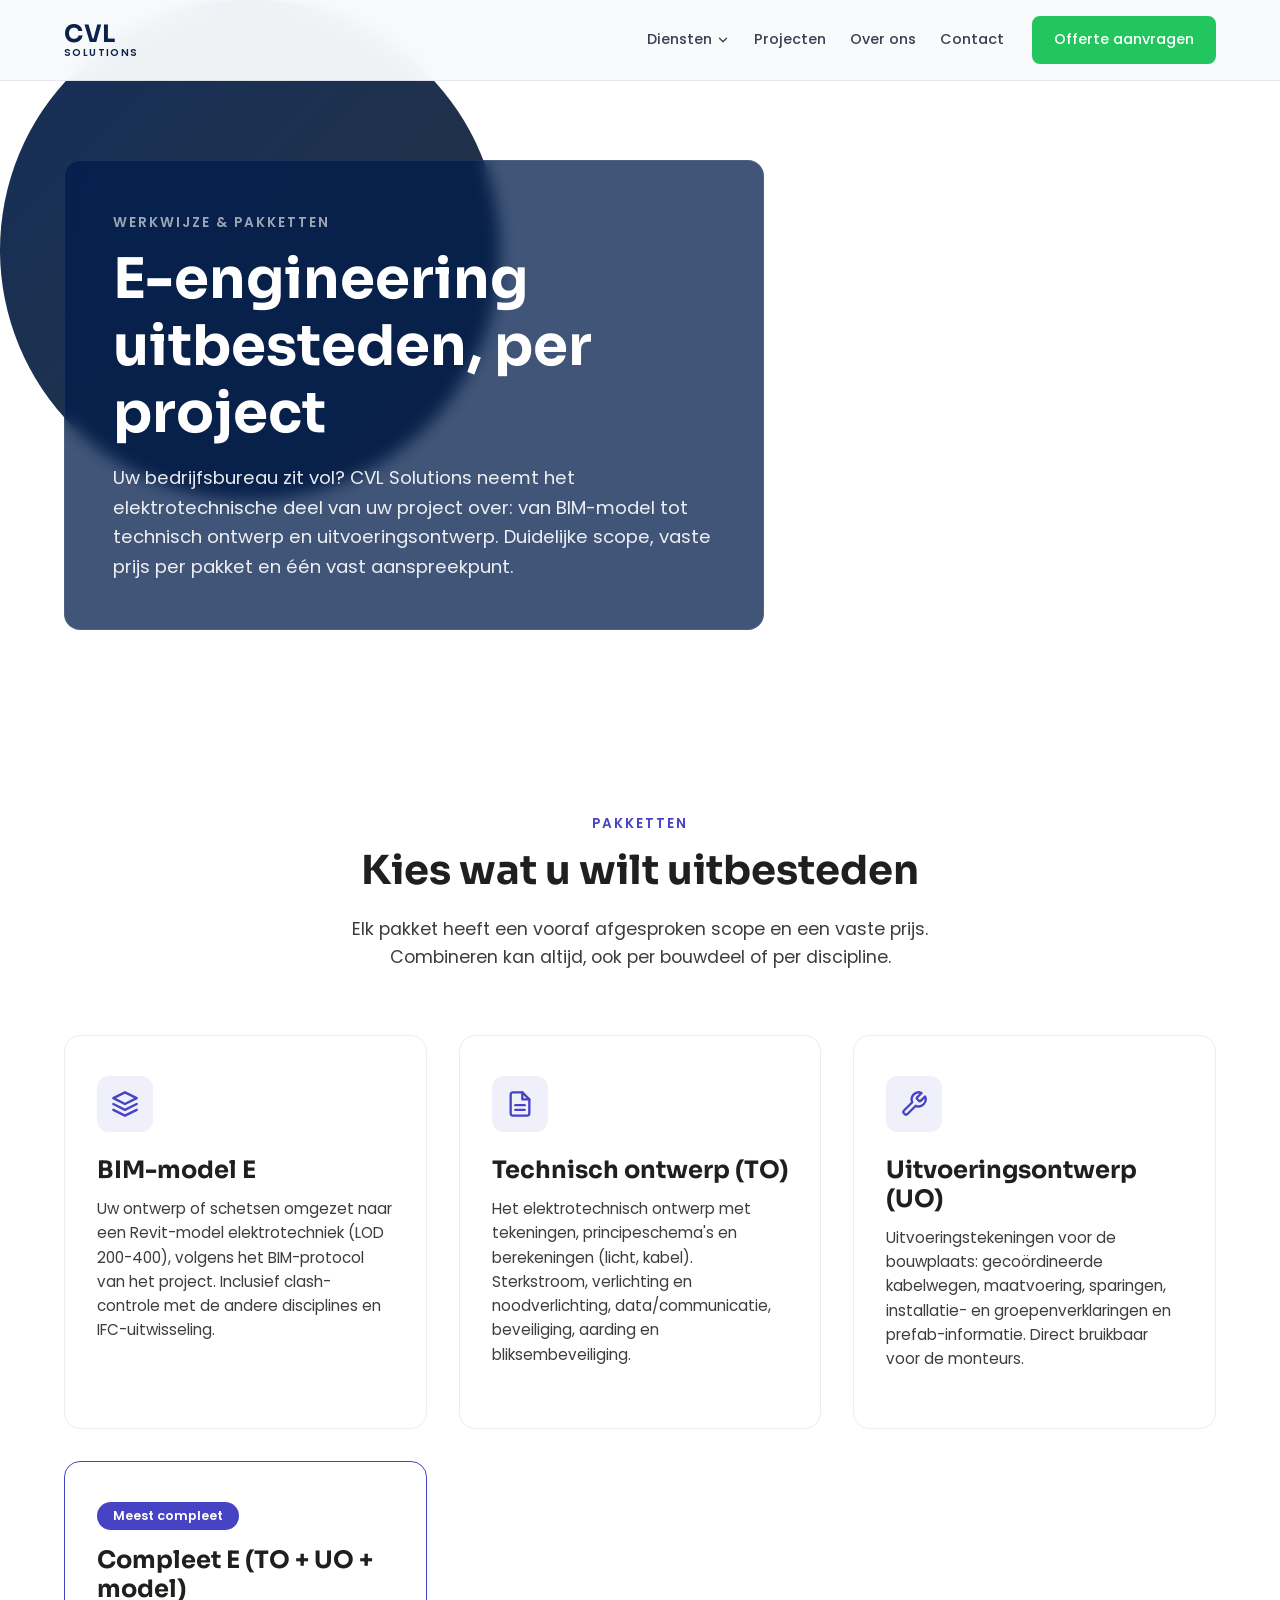
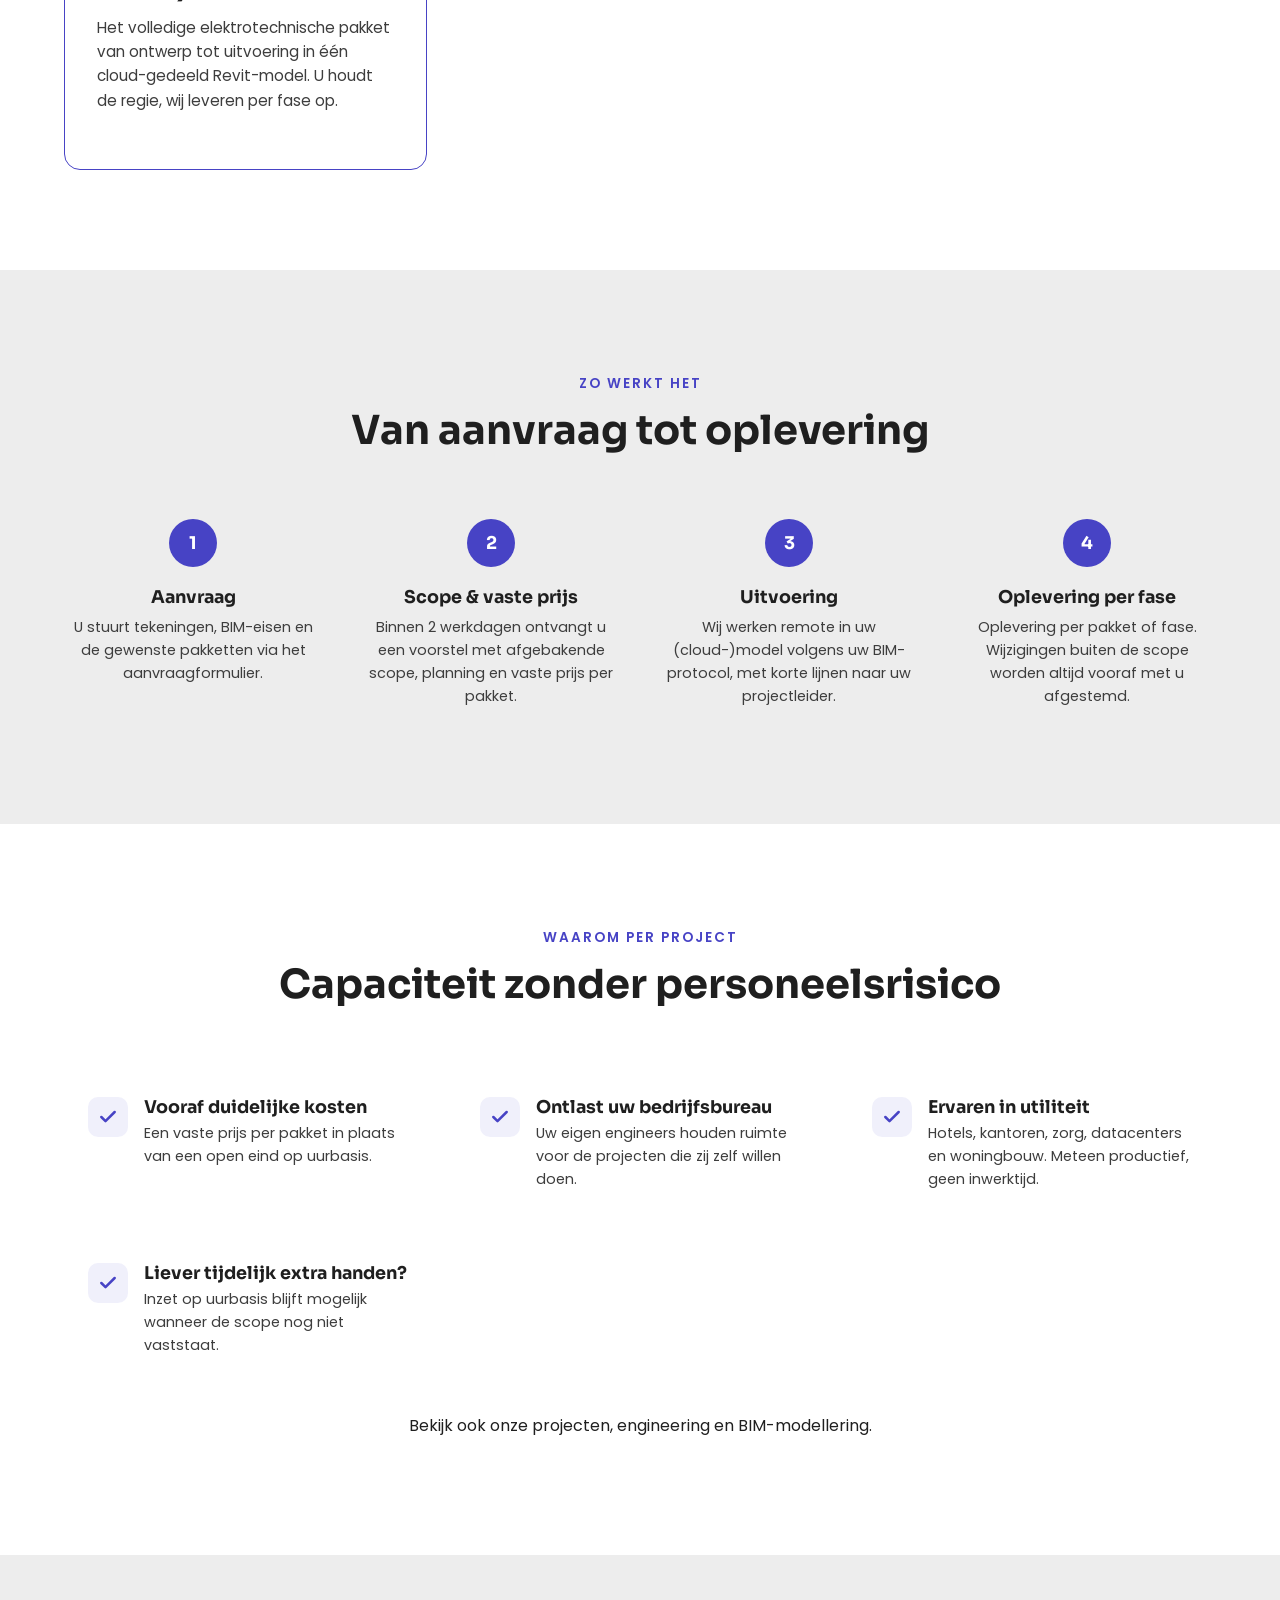
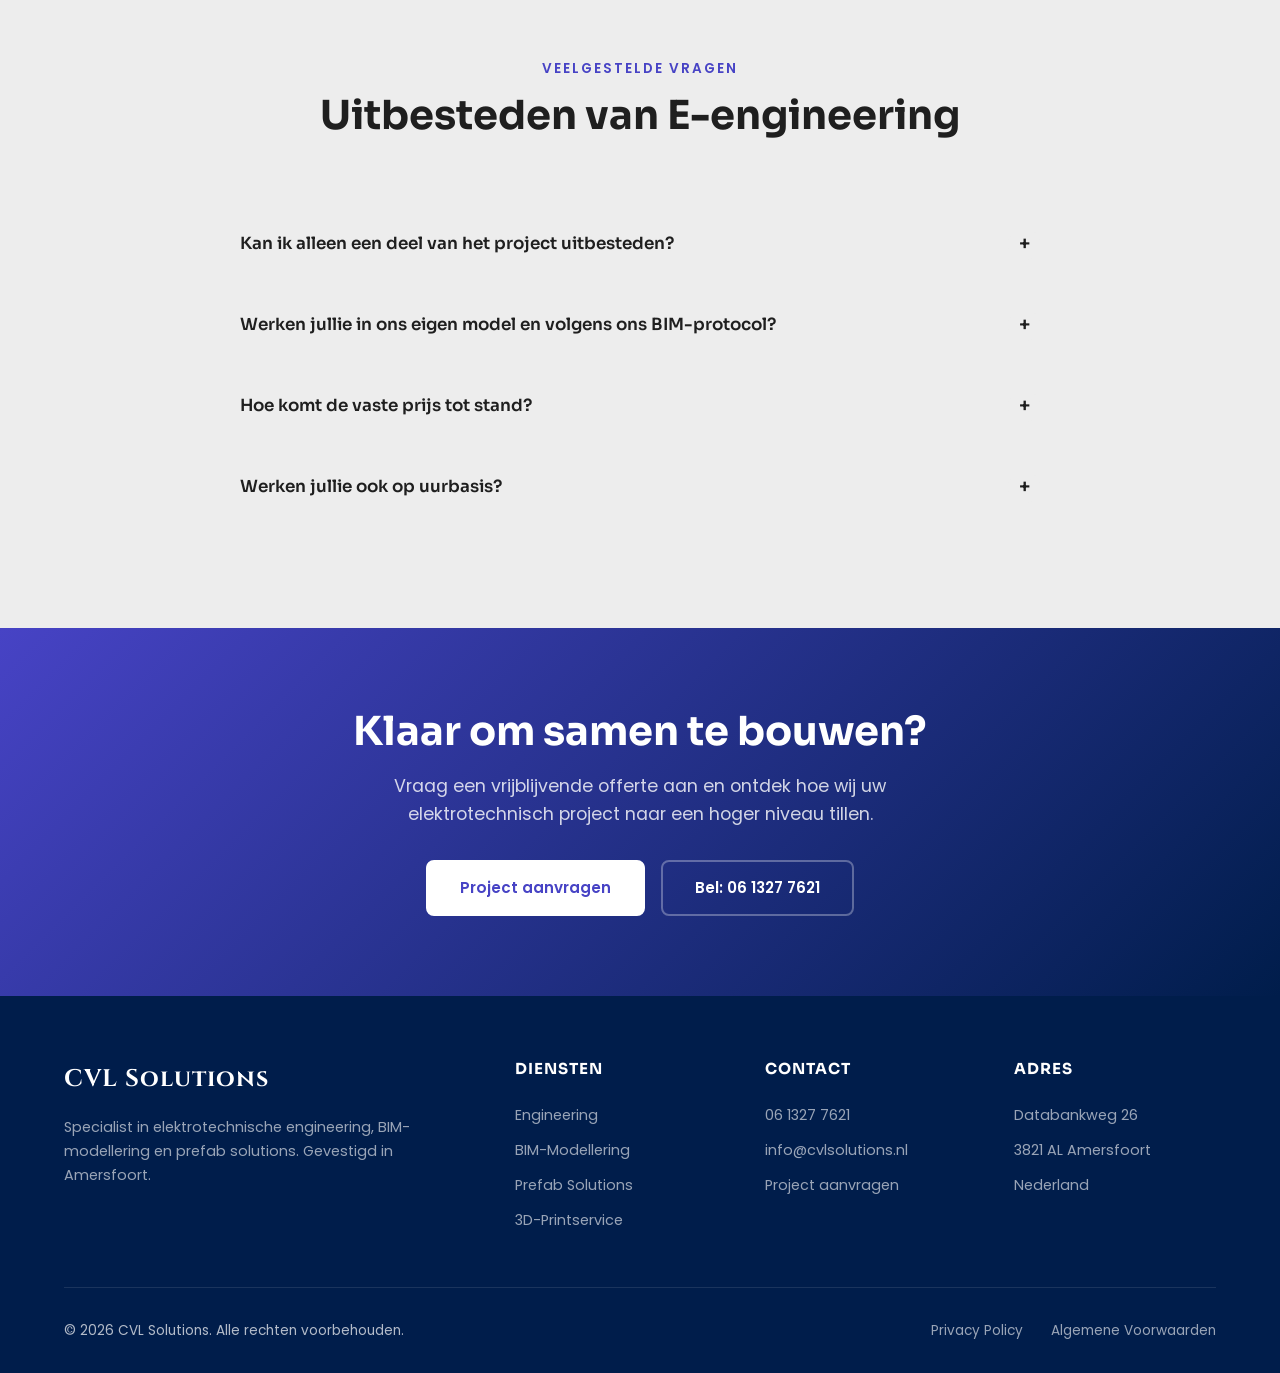
<file: werkwijze.html>
<!DOCTYPE html>
<html lang="nl">
<head>
    <meta charset="UTF-8">
    <meta name="viewport" content="width=device-width, initial-scale=1.0, maximum-scale=5.0">
    <title>E-engineering uitbesteden | Pakketten TO, UO &amp; BIM-model | Vaste prijs | CVL Solutions</title>
    <meta name="description" content="Elektrotechnische engineering uitbesteden per project: BIM-model E, technisch ontwerp (TO) en uitvoeringsontwerp (UO) in Revit, met vaste prijs per pakket. Voor installateurs en adviesbureaus.">
    <meta property="og:title" content="E-engineering uitbesteden per project | CVL Solutions">
    <meta property="og:description" content="BIM-model, TO en UO elektrotechniek als pakket met vaste prijs. Ontlast uw bedrijfsbureau.">
    <meta property="og:url" content="https://cvlsolutions.nl/werkwijze">
    <link rel="canonical" href="https://cvlsolutions.nl/werkwijze">
    <link rel="icon" type="image/png" sizes="32x32" href="img/favicon-32.png">
    <link rel="icon" type="image/png" sizes="192x192" href="img/favicon-192.png">
    <link rel="apple-touch-icon" sizes="180x180" href="img/favicon-180.png">
    <link rel="preconnect" href="https://fonts.googleapis.com">
    <link rel="preconnect" href="https://fonts.gstatic.com" crossorigin>
    <link href="https://fonts.googleapis.com/css2?family=Cinzel:wght@500;700&family=Sora:wght@400;600;700&family=Poppins:wght@400;500;600&display=swap" rel="stylesheet">
    <link rel="stylesheet" href="css/style.css?v=20261123i">
    <script type="application/ld+json">
    {"@context":"https://schema.org","@type":"Service","name":"Elektrotechnische engineering uitbesteden","serviceType":"BIM-modellering en E-engineering per project","description":"BIM-model elektrotechniek, technisch ontwerp (TO) en uitvoeringsontwerp (UO) in Revit, met vaste prijs per pakket.","url":"https://cvlsolutions.nl/werkwijze","areaServed":{"@type":"Country","name":"Nederland"},"provider":{"@type":"Organization","name":"CVL Solutions","url":"https://cvlsolutions.nl"},
     "hasOfferCatalog":{"@type":"OfferCatalog","name":"Pakketten","itemListElement":[{"@type":"Offer","itemOffered":{"@type":"Service","name":"BIM-model E"}},{"@type":"Offer","itemOffered":{"@type":"Service","name":"Technisch ontwerp (TO)"}},{"@type":"Offer","itemOffered":{"@type":"Service","name":"Uitvoeringsontwerp (UO)"}},{"@type":"Offer","itemOffered":{"@type":"Service","name":"Compleet E (TO + UO + model)"}}]}}
    </script>
    <script type="application/ld+json">
    {"@context":"https://schema.org","@type":"FAQPage","mainEntity":[
     {"@type":"Question","name":"Kan ik alleen een deel van het project uitbesteden?","acceptedAnswer":{"@type":"Answer","text":"Ja. U kunt een pakket kiezen, of alleen een bouwdeel of discipline laten uitwerken."}},
     {"@type":"Question","name":"Werken jullie in ons eigen model en volgens ons BIM-protocol?","acceptedAnswer":{"@type":"Answer","text":"Ja. Wij werken in Revit in uw cloud-gedeelde model en volgen het BIM-protocol van het project."}},
     {"@type":"Question","name":"Hoe komt de vaste prijs tot stand?","acceptedAnswer":{"@type":"Answer","text":"Op basis van uw tekeningen en eisen bakenen wij de scope af per pakket. U ontvangt binnen 2 werkdagen een voorstel met vaste prijs en planning."}},
     {"@type":"Question","name":"Werken jullie ook op uurbasis?","acceptedAnswer":{"@type":"Answer","text":"Ja, als de scope nog niet vaststaat. Bij een duidelijke scope adviseren wij een vaste prijs per pakket."}}]}
    </script>
    <meta property="og:image" content="https://cvlsolutions.nl/img/favicon-192.png">
    <link rel="sitemap" type="application/xml" href="/sitemap.xml">
</head>
<body>

    <!-- Header -->
    <header class="header">
        <div class="container header-inner">
            <a href="index.html" class="logo logo-stack" aria-label="CVL Solutions - home"><span class="logo-main">CVL</span><span class="logo-sub">SOLUTIONS</span></a>
                        <nav class="nav-links" aria-label="Hoofdmenu">
                <div class="nav-dropdown">
                    <button type="button" class="nav-dd-toggle" aria-haspopup="true" aria-expanded="false">Diensten <svg viewBox="0 0 24 24" width="14" height="14" fill="none" stroke="currentColor" stroke-width="2.2" stroke-linecap="round" stroke-linejoin="round" aria-hidden="true"><polyline points="6 9 12 15 18 9"/></svg></button>
                    <div class="nav-dd-menu">
                        <a href="engineering.html">Engineering</a>
                        <a href="berekeningen.html">Berekeningen</a>
                        <a href="bim-modellering.html">BIM-Modellering</a>
                        <a href="prefab-solutions.html">Prefab Solutions</a>
                        <a href="werkwijze.html">Werkwijze &amp; pakketten</a>
                        <a href="index.html#huur-in">Huur ons in</a>
                    </div>
                </div>
                <a href="projecten.html">Projecten</a>
                <a href="index.html#over-ons">Over ons</a>
                <a href="contact.html">Contact</a>
                <a href="aanvraag.html" class="btn btn-sm nav-cta nav-cta-green">Offerte aanvragen</a>
            </nav>
            <button class="hamburger" aria-label="Menu"><span></span><span></span><span></span></button>
        </div>
                <div class="mobile-menu">
            <a href="index.html">Home</a>
            <span class="mobile-menu-label">Diensten</span>
            <a href="engineering.html" class="mm-sub">Engineering</a>
            <a href="berekeningen.html" class="mm-sub">Berekeningen</a>
            <a href="bim-modellering.html" class="mm-sub">BIM-Modellering</a>
            <a href="prefab-solutions.html" class="mm-sub">Prefab Solutions</a>
            <a href="werkwijze.html" class="mm-sub">Werkwijze &amp; pakketten</a>
            <a href="index.html#huur-in" class="mm-sub">Huur ons in</a>
            <a href="projecten.html">Projecten</a>
            <a href="index.html#over-ons">Over ons</a>
            <a href="contact.html">Contact</a>
            <a href="aanvraag.html" class="mm-cta">Offerte aanvragen &rarr;</a>
        </div>
    </header>

    <!-- Page Header -->
    <!-- Page Header -->
    <section class="page-header page-header-img" style="background-image: url('https://static.wixstatic.com/media/6f0315_6785643601aa4dd492839174e8249ac8~mv2.jpg');">
        <div class="container">
            <div class="header-text-panel">
                <span class="section-label">Werkwijze &amp; pakketten</span>
                <h1>E-engineering uitbesteden, <span class="highlight">per project</span></h1>
                <p>Uw bedrijfsbureau zit vol? CVL Solutions neemt het elektrotechnische deel van uw project over: van BIM-model tot technisch ontwerp en uitvoeringsontwerp. Duidelijke scope, vaste prijs per pakket en één vast aanspreekpunt.</p>
            </div>
        </div>
    </section>

    <!-- Pakketten -->
    <section class="section">
        <div class="container">
            <div class="section-header reveal">
                <span class="section-label">Pakketten</span>
                <h2 class="section-title">Kies wat u wilt uitbesteden</h2>
                <p class="section-subtitle">Elk pakket heeft een vooraf afgesproken scope en een vaste prijs. Combineren kan altijd, ook per bouwdeel of per discipline.</p>
            </div>
            <div class="services-grid stagger-children">
                <div class="service-card">
                    <div class="service-icon"><svg xmlns="http://www.w3.org/2000/svg" viewBox="0 0 24 24" fill="none" stroke="currentColor" stroke-linecap="round" stroke-linejoin="round"><polygon points="12 2 2 7 12 12 22 7 12 2"/><polyline points="2 17 12 22 22 17"/><polyline points="2 12 12 17 22 12"/></svg></div>
                    <h3>BIM-model E</h3>
                    <p>Uw ontwerp of schetsen omgezet naar een Revit-model elektrotechniek (LOD 200-400), volgens het BIM-protocol van het project. Inclusief clash-controle met de andere disciplines en IFC-uitwisseling.</p>
                </div>
                <div class="service-card">
                    <div class="service-icon"><svg xmlns="http://www.w3.org/2000/svg" viewBox="0 0 24 24" fill="none" stroke="currentColor" stroke-linecap="round" stroke-linejoin="round"><path d="M14 2H6a2 2 0 0 0-2 2v16a2 2 0 0 0 2 2h12a2 2 0 0 0 2-2V8z"/><polyline points="14 2 14 8 20 8"/><line x1="16" y1="13" x2="8" y2="13"/><line x1="16" y1="17" x2="8" y2="17"/></svg></div>
                    <h3>Technisch ontwerp (TO)</h3>
                    <p>Het elektrotechnisch ontwerp met tekeningen, principeschema's en berekeningen (licht, kabel). Sterkstroom, verlichting en noodverlichting, data/communicatie, beveiliging, aarding en bliksembeveiliging.</p>
                </div>
                <div class="service-card">
                    <div class="service-icon"><svg xmlns="http://www.w3.org/2000/svg" viewBox="0 0 24 24" fill="none" stroke="currentColor" stroke-linecap="round" stroke-linejoin="round"><path d="M14.7 6.3a1 1 0 0 0 0 1.4l1.6 1.6a1 1 0 0 0 1.4 0l3.77-3.77a6 6 0 0 1-7.94 7.94l-6.91 6.91a2.12 2.12 0 0 1-3-3l6.91-6.91a6 6 0 0 1 7.94-7.94l-3.76 3.76z"/></svg></div>
                    <h3>Uitvoeringsontwerp (UO)</h3>
                    <p>Uitvoeringstekeningen voor de bouwplaats: gecoördineerde kabelwegen, maatvoering, sparingen, installatie- en groepenverklaringen en prefab-informatie. Direct bruikbaar voor de monteurs.</p>
                </div>
                <div class="service-card" style="border-color: var(--accent);">
                    <div style="background: var(--accent); color: white; padding: 4px 16px; border-radius: 20px; font-size: 0.8rem; font-weight: 600; display: inline-block; margin-bottom: 16px;">Meest compleet</div>
                    <h3>Compleet E (TO + UO + model)</h3>
                    <p>Het volledige elektrotechnische pakket van ontwerp tot uitvoering in één cloud-gedeeld Revit-model. U houdt de regie, wij leveren per fase op.</p>
                </div>
            </div>
        </div>
    </section>

    <!-- Zo werkt het -->
    <section class="section section-gray">
        <div class="container">
            <div class="section-header reveal">
                <span class="section-label">Zo werkt het</span>
                <h2 class="section-title">Van aanvraag tot oplevering</h2>
            </div>
            <div class="process-grid stagger-children">
                <div class="process-step">
                    <div class="step-number">1</div>
                    <h4>Aanvraag</h4>
                    <p>U stuurt tekeningen, BIM-eisen en de gewenste pakketten via het <a href="aanvraag.html">aanvraagformulier</a>.</p>
                </div>
                <div class="process-step">
                    <div class="step-number">2</div>
                    <h4>Scope &amp; vaste prijs</h4>
                    <p>Binnen 2 werkdagen ontvangt u een voorstel met afgebakende scope, planning en vaste prijs per pakket.</p>
                </div>
                <div class="process-step">
                    <div class="step-number">3</div>
                    <h4>Uitvoering</h4>
                    <p>Wij werken remote in uw (cloud-)model volgens uw BIM-protocol, met korte lijnen naar uw projectleider.</p>
                </div>
                <div class="process-step">
                    <div class="step-number">4</div>
                    <h4>Oplevering per fase</h4>
                    <p>Oplevering per pakket of fase. Wijzigingen buiten de scope worden altijd vooraf met u afgestemd.</p>
                </div>
            </div>
        </div>
    </section>

    <!-- Waarom per project -->
    <section class="section">
        <div class="container">
            <div class="section-header reveal">
                <span class="section-label">Waarom per project</span>
                <h2 class="section-title">Capaciteit zonder personeelsrisico</h2>
            </div>
            <div class="usp-grid stagger-children">
                <div class="usp-item"><div class="usp-icon"><svg xmlns="http://www.w3.org/2000/svg" viewBox="0 0 24 24" fill="none" stroke="currentColor" stroke-width="3" stroke-linecap="round" stroke-linejoin="round"><polyline points="20 6 9 17 4 12"/></svg></div><div><h4>Vooraf duidelijke kosten</h4><p>Een vaste prijs per pakket in plaats van een open eind op uurbasis.</p></div></div>
                <div class="usp-item"><div class="usp-icon"><svg xmlns="http://www.w3.org/2000/svg" viewBox="0 0 24 24" fill="none" stroke="currentColor" stroke-width="3" stroke-linecap="round" stroke-linejoin="round"><polyline points="20 6 9 17 4 12"/></svg></div><div><h4>Ontlast uw bedrijfsbureau</h4><p>Uw eigen engineers houden ruimte voor de projecten die zij zelf willen doen.</p></div></div>
                <div class="usp-item"><div class="usp-icon"><svg xmlns="http://www.w3.org/2000/svg" viewBox="0 0 24 24" fill="none" stroke="currentColor" stroke-width="3" stroke-linecap="round" stroke-linejoin="round"><polyline points="20 6 9 17 4 12"/></svg></div><div><h4>Ervaren in utiliteit</h4><p>Hotels, kantoren, zorg, datacenters en woningbouw. Meteen productief, geen inwerktijd.</p></div></div>
                <div class="usp-item"><div class="usp-icon"><svg xmlns="http://www.w3.org/2000/svg" viewBox="0 0 24 24" fill="none" stroke="currentColor" stroke-width="3" stroke-linecap="round" stroke-linejoin="round"><polyline points="20 6 9 17 4 12"/></svg></div><div><h4>Liever tijdelijk extra handen?</h4><p>Inzet op uurbasis blijft mogelijk wanneer de scope nog niet vaststaat.</p></div></div>
            </div>
            <p style="text-align:center;margin-top:32px;">Bekijk ook onze <a href="projecten.html">projecten</a>, <a href="engineering.html">engineering</a> en <a href="bim-modellering.html">BIM-modellering</a>.</p>
        </div>
    </section>

    <!-- FAQ -->
    <section class="section section-gray">
        <div class="container">
            <div class="section-header reveal">
                <span class="section-label">Veelgestelde vragen</span>
                <h2 class="section-title">Uitbesteden van E-engineering</h2>
            </div>
            <div class="faq-list reveal">
                <div class="faq-item"><button class="faq-question"><span>Kan ik alleen een deel van het project uitbesteden?</span><span class="faq-toggle">+</span></button><div class="faq-answer"><p>Ja. U kunt één pakket kiezen, of alleen een bouwdeel of discipline (bijvoorbeeld verlichting of data) laten uitwerken.</p></div></div>
                <div class="faq-item"><button class="faq-question"><span>Werken jullie in ons eigen model en volgens ons BIM-protocol?</span><span class="faq-toggle">+</span></button><div class="faq-answer"><p>Ja. Wij werken in Revit in uw cloud-gedeelde model (bijvoorbeeld via Autodesk Construction Cloud / Forma) en volgen het BIM-protocol van het project.</p></div></div>
                <div class="faq-item"><button class="faq-question"><span>Hoe komt de vaste prijs tot stand?</span><span class="faq-toggle">+</span></button><div class="faq-answer"><p>Op basis van uw tekeningen en eisen bakenen wij de scope af per pakket. U ontvangt binnen 2 werkdagen een voorstel met vaste prijs en planning.</p></div></div>
                <div class="faq-item"><button class="faq-question"><span>Werken jullie ook op uurbasis?</span><span class="faq-toggle">+</span></button><div class="faq-answer"><p>Ja, als de scope nog niet vaststaat is inzet op uurbasis mogelijk. Bij een duidelijke scope adviseren wij een vaste prijs per pakket.</p></div></div>
            </div>
        </div>
    </section>

    </section>

    <!-- CTA -->
    <section class="cta-section">
        <div class="container reveal">
            <h2>Klaar om samen te bouwen?</h2>
            <p>Vraag een vrijblijvende offerte aan en ontdek hoe wij uw elektrotechnisch project naar een hoger niveau tillen.</p>
            <div style="display: flex; gap: 16px; justify-content: center; flex-wrap: wrap;">
                <a href="aanvraag.html" class="btn btn-white">Project aanvragen</a>
                <a href="tel:+31613277621" class="btn btn-outline" style="border-color: rgba(255,255,255,0.3); color: white;">Bel: 06 1327 7621</a>
            </div>
        </div>
    </section>

    <!-- Footer -->
    <footer class="footer">
        <div class="container">
            <div class="footer-grid">
                <div class="footer-brand">
                    <div class="logo" style="color: white;">CVL Solutions</div>
                    <p>Specialist in elektrotechnische engineering, BIM-modellering en prefab solutions. Gevestigd in Amersfoort.</p>
                </div>
                <div>
                    <h4>Diensten</h4>
                    <div class="footer-links">
                        <a href="engineering.html">Engineering</a>
                        <a href="bim-modellering.html">BIM-Modellering</a>
                        <a href="prefab-solutions.html">Prefab Solutions</a>
                        <a href="https://lynk3d.netlify.app" target="_blank" rel="noopener">3D-Printservice</a>
                    </div>
                </div>
                <div>
                    <h4>Contact</h4>
                    <div class="footer-links">
                        <a href="tel:+31613277621">06 1327 7621</a>
                        <a href="mailto:info@cvlsolutions.nl">info@cvlsolutions.nl</a>
                        <a href="aanvraag.html">Project aanvragen</a>
                    </div>
                </div>
                <div>
                    <h4>Adres</h4>
                    <div class="footer-links">
                        <a>Databankweg 26</a>
                        <a>3821 AL Amersfoort</a>
                        <a>Nederland</a>
                    </div>
                </div>
            </div>
            <div class="footer-bottom">
                <span>&copy; 2026 CVL Solutions. Alle rechten voorbehouden.</span>
                <div class="footer-legal">
                    <a href="privacy-policy.html">Privacy Policy</a>
                    <a href="algemene-voorwaarden.html">Algemene Voorwaarden</a>
                </div>
            </div>
        </div>
    </footer>

    <script src="js/main.js?v=20261123d"></script>
    <script src="js/analytics.js?v=2"></script>
</body>
</html>
</file>
<file: css/style.css>
/* ============================================
   CVL Solutions - Modern Website
   Kleurenpalet: #FFFFFF, #1F1F1F, #4743C5, #001D4B, #EDEDED
   Fonts: Cinzel (logo) + Sora (headings) + Poppins (body)
   ============================================ */

/* --- Reset & Base --- */
*, *::before, *::after {
    margin: 0;
    padding: 0;
    box-sizing: border-box;
}

:root {
    --white: #FFFFFF;
    --black: #1F1F1F;
    --accent: #4743C5;
    --accent-hover: #3532a8;
    --navy: #001D4B;
    --gray-light: #EDEDED;
    --gray-mid: #B0B0B0;
    --gray-dark: #3D3D3D;
    --font-logo: 'Cinzel', serif;
    --font-heading: 'Sora', sans-serif;
    --font-body: 'Poppins', sans-serif;
    --max-width: 1200px;
    --transition: 0.3s ease;
}

html {
    scroll-behavior: smooth;
    font-size: 16px;
    overflow-x: hidden;
    -webkit-text-size-adjust: 100%;
}

body {
    font-family: var(--font-body);
    color: var(--black);
    background: var(--white);
    line-height: 1.6;
    overflow-x: hidden !important;
    width: 100% !important;
    max-width: 100vw !important;
    position: relative;
}

/* Voorkom overflow op alle elementen */
.section, .hero, .page-header, .page-header-img,
.partners, .cta-section, .footer, .section-gray,
.section-dark { overflow: hidden; }

a {
    text-decoration: none;
    color: inherit;
    transition: color var(--transition);
}

img {
    max-width: 100%;
    height: auto;
    display: block;
}

ul { list-style: none; }

.container {
    max-width: var(--max-width);
    margin: 0 auto;
    padding: 0 24px;
    overflow-x: hidden;
}

.section {
    overflow-x: hidden;
}

/* --- Typography --- */
h1, h2, h3, h4 {
    font-family: var(--font-heading);
    font-weight: 700;
    line-height: 1.2;
}

h1 { font-size: clamp(2.2rem, 5vw, 3.5rem); }
h2 { font-size: clamp(1.8rem, 4vw, 2.5rem); }
h3 { font-size: clamp(1.2rem, 2.5vw, 1.5rem); }
h4 { font-size: 1.1rem; }

p { margin-bottom: 1rem; }

.text-accent { color: var(--accent); }
.text-navy { color: var(--navy); }
.text-gray { color: var(--gray-dark); }

.section-label {
    display: inline-block;
    font-size: 0.85rem;
    font-weight: 600;
    text-transform: uppercase;
    letter-spacing: 2px;
    color: var(--accent);
    margin-bottom: 12px;
}

.section-title {
    margin-bottom: 20px;
}

.section-subtitle {
    color: var(--gray-dark);
    font-size: 1.1rem;
    max-width: 640px;
}

/* --- Buttons --- */
.btn {
    display: inline-flex;
    align-items: center;
    gap: 8px;
    padding: 14px 32px;
    border-radius: 8px;
    font-family: var(--font-body);
    font-size: 0.95rem;
    font-weight: 600;
    cursor: pointer;
    border: 2px solid transparent;
    transition: all var(--transition);
}

.btn-primary {
    background: var(--accent);
    color: var(--white);
    border-color: var(--accent);
}

.btn-primary:hover {
    background: var(--accent-hover);
    border-color: var(--accent-hover);
    transform: translateY(-2px);
    box-shadow: 0 8px 24px rgba(71, 67, 197, 0.3);
}

.btn-outline {
    background: transparent;
    color: var(--black);
    border-color: var(--black);
}

.btn-outline:hover {
    background: var(--black);
    color: var(--white);
    transform: translateY(-2px);
}

.btn-white {
    background: var(--white);
    color: var(--accent);
    border-color: var(--white);
}

.btn-white:hover {
    background: transparent;
    color: var(--white);
    border-color: var(--white);
    transform: translateY(-2px);
}

/* --- Header / Navigation --- */
.header {
    position: fixed;
    top: 0;
    left: 0;
    width: 100%;
    z-index: 1000;
    background: rgba(255, 255, 255, 0.95);
    backdrop-filter: blur(12px);
    border-bottom: 1px solid transparent;
    transition: all var(--transition);
}

.header.scrolled {
    border-bottom-color: var(--gray-light);
    box-shadow: 0 2px 20px rgba(0, 0, 0, 0.06);
}

.header-inner {
    display: flex;
    align-items: center;
    justify-content: space-between;
    overflow: hidden;
    height: 80px;
}

.logo {
    font-family: var(--font-logo);
    font-size: 1.5rem;
    font-weight: 700;
    color: var(--navy);
    letter-spacing: 1px;
}

.logo-img {
    height: 50px;
    width: auto;
}

.logo span {
    color: var(--accent);
}

.nav-links {
    display: flex;
    align-items: center;
    gap: 32px;
}

.nav-links a {
    font-size: 0.9rem;
    font-weight: 500;
    color: var(--gray-dark);
    position: relative;
    padding: 4px 0;
}

.nav-links a::after {
    content: '';
    position: absolute;
    bottom: -2px;
    left: 0;
    width: 0;
    height: 2px;
    background: var(--accent);
    transition: width var(--transition);
}

.nav-links a:hover,
.nav-links a.active {
    color: var(--accent);
}

.nav-links a:hover::after,
.nav-links a.active::after {
    width: 100%;
}

.nav-cta {
    margin-left: 8px;
    padding: 10px 24px !important;
    font-size: 0.9rem !important;
    color: var(--white) !important;
}

.nav-cta::after {
    display: none !important;
}

/* Hamburger */
.hamburger {
    display: none;
    flex-direction: column;
    gap: 5px;
    cursor: pointer;
    padding: 8px;
    background: none;
    border: none;
}

.hamburger span {
    display: block;
    width: 24px;
    height: 2px;
    background: var(--black);
    transition: all var(--transition);
}

/* Mobile menu */
.mobile-menu {
    display: none;
    position: fixed;
    top: 80px;
    left: 0;
    width: 100%;
    max-height: calc(100vh - 80px);
    overflow-y: auto;
    -webkit-overflow-scrolling: touch;
    background: var(--white);
    padding: 16px 24px;
    border-bottom: 1px solid var(--gray-light);
    box-shadow: 0 8px 32px rgba(0, 0, 0, 0.1);
    z-index: 999;
}

.mobile-menu a {
    padding: 10px 0;
}

.mobile-menu.open { display: block; }

.mobile-menu a {
    display: block;
    padding: 12px 0;
    font-size: 1rem;
    font-weight: 500;
    color: var(--gray-dark);
    border-bottom: 1px solid var(--gray-light);
}

.mobile-menu a:last-child { border-bottom: none; }
.mobile-menu a:hover { color: var(--accent); }

/* --- Hero Section --- */
.hero {
    position: relative;
    min-height: 100vh;
    display: flex;
    align-items: center;
    padding-top: 80px;
    background: linear-gradient(135deg, var(--navy) 0%, #0a1628 100%);
    overflow: hidden;
}

.hero::before {
    content: '';
    position: absolute;
    top: -50%;
    right: -20%;
    width: 600px;
    height: 600px;
    background: radial-gradient(circle, rgba(71, 67, 197, 0.15) 0%, transparent 70%);
    border-radius: 50%;
}

.hero::after {
    content: '';
    position: absolute;
    bottom: -30%;
    left: -10%;
    width: 400px;
    height: 400px;
    background: radial-gradient(circle, rgba(71, 67, 197, 0.1) 0%, transparent 70%);
    border-radius: 50%;
}

.hero-content {
    position: relative;
    z-index: 2;
    max-width: 700px;
}

.hero h1 {
    color: var(--white);
    margin-bottom: 24px;
    font-size: clamp(2.5rem, 5vw, 3.8rem);
}

.hero h1 .highlight {
    color: var(--accent);
    display: inline;
}

.hero p {
    color: rgba(255, 255, 255, 0.85);
    font-size: 1.15rem;
    margin-bottom: 36px;
    max-width: 560px;
    line-height: 1.7;
}

.hero-buttons {
    display: flex;
    gap: 16px;
    flex-wrap: wrap;
}

.hero-badges {
    display: flex;
    align-items: center;
    gap: 32px;
    margin-top: 48px;
    padding-top: 32px;
    border-top: 1px solid rgba(255, 255, 255, 0.1);
}

.hero-badge {
    text-align: center;
}

.hero-badge .number {
    font-family: var(--font-heading);
    font-size: 2rem;
    font-weight: 700;
    color: var(--white);
}

.hero-badge .label {
    font-size: 0.8rem;
    color: rgba(255, 255, 255, 0.7);
    text-transform: uppercase;
    letter-spacing: 1px;
}

/* --- Sections --- */
.section {
    padding: 100px 0;
}

.section-gray {
    background: var(--gray-light);
}

.section-dark {
    background: var(--navy);
    color: var(--white);
}

.section-dark .section-subtitle {
    color: rgba(255, 255, 255, 0.7);
}

.section-header {
    text-align: center;
    margin-bottom: 64px;
}

.section-header .section-subtitle {
    margin: 0 auto;
}

/* --- Partners / Logos Bar --- */
.partners {
    padding: 48px 0;
    background: var(--gray-light);
    border-bottom: 1px solid #e0e0e0;
}

.partners-label {
    text-align: center;
    font-size: 0.85rem;
    color: var(--gray-mid);
    text-transform: uppercase;
    letter-spacing: 2px;
    margin-bottom: 32px;
}

.partners-grid {
    display: flex;
    align-items: center;
    justify-content: center;
    gap: 64px;
    flex-wrap: wrap;
}

.partner-logo {
    font-family: var(--font-heading);
    font-size: 1.5rem;
    font-weight: 700;
    color: var(--gray-mid);
    opacity: 0.5;
    transition: opacity var(--transition);
}

.partner-logo:hover {
    opacity: 1;
}

/* --- Services Grid --- */
.services-grid {
    display: grid;
    grid-template-columns: repeat(auto-fit, minmax(280px, 1fr));
    gap: 32px;
}

.service-card {
    background: var(--white);
    border-radius: 16px;
    padding: 40px 32px;
    border: 1px solid var(--gray-light);
    transition: all var(--transition);
    position: relative;
    overflow: hidden;
}

.service-card::before {
    content: '';
    position: absolute;
    top: 0;
    left: 0;
    width: 100%;
    height: 3px;
    background: var(--accent);
    transform: scaleX(0);
    transform-origin: left;
    transition: transform var(--transition);
}

.service-card:hover {
    transform: translateY(-4px);
    box-shadow: 0 12px 40px rgba(0, 0, 0, 0.08);
    border-color: transparent;
}

.service-card:hover::before {
    transform: scaleX(1);
}

.service-icon {
    width: 56px;
    height: 56px;
    background: rgba(71, 67, 197, 0.08);
    border-radius: 12px;
    display: flex;
    align-items: center;
    justify-content: center;
    margin-bottom: 24px;
    color: var(--primary, #4743c5);
    transition: all 0.3s ease;
}
.service-icon svg {
    width: 28px;
    height: 28px;
    stroke-width: 2;
}
.service-card:hover .service-icon {
    background: var(--primary, #4743c5);
    color: white;
    transform: scale(1.05);
}

.service-card h3 {
    margin-bottom: 12px;
}

.service-card p {
    color: var(--gray-dark);
    font-size: 0.95rem;
}

.service-card .card-link {
    display: inline-flex;
    align-items: center;
    gap: 6px;
    margin-top: 16px;
    font-weight: 600;
    font-size: 0.9rem;
    color: var(--accent);
}

.service-card .card-link:hover {
    gap: 10px;
}

/* --- Stats Section --- */
.stats-grid {
    display: grid;
    grid-template-columns: repeat(4, 1fr);
    gap: 32px;
    text-align: center;
}

.stat-item {
    padding: 32px 16px;
}

.stat-number {
    font-family: var(--font-heading);
    font-size: clamp(2.5rem, 4vw, 3.5rem);
    font-weight: 700;
    color: var(--accent);
    line-height: 1;
    margin-bottom: 8px;
}

.section-dark .stat-number {
    color: var(--white);
}

.stat-label {
    font-size: 0.9rem;
    color: var(--gray-dark);
    text-transform: uppercase;
    letter-spacing: 1px;
}

.section-dark .stat-label {
    color: var(--gray-mid);
}

/* --- Process / Steps --- */
.process-grid {
    display: grid;
    grid-template-columns: repeat(auto-fit, minmax(250px, 1fr));
    gap: 40px;
    counter-reset: step;
}

.process-step {
    position: relative;
    padding-left: 0;
    text-align: center;
}

.step-number {
    display: inline-flex;
    align-items: center;
    justify-content: center;
    width: 48px;
    height: 48px;
    background: var(--accent);
    color: var(--white);
    border-radius: 50%;
    font-family: var(--font-heading);
    font-weight: 700;
    font-size: 1.1rem;
    margin-bottom: 20px;
}

.process-step h4 {
    margin-bottom: 8px;
}

.process-step p {
    color: var(--gray-dark);
    font-size: 0.9rem;
}

/* --- USP Section --- */
.usp-grid {
    display: grid;
    grid-template-columns: repeat(auto-fit, minmax(320px, 1fr));
    gap: 24px;
}

.usp-item {
    display: flex;
    gap: 16px;
    align-items: flex-start;
    padding: 24px;
    border-radius: 12px;
    transition: background var(--transition);
}

.usp-item:hover {
    background: var(--gray-light);
}

.usp-icon {
    flex-shrink: 0;
    width: 40px;
    height: 40px;
    background: rgba(71, 67, 197, 0.08);
    border-radius: 10px;
    display: flex;
    align-items: center;
    justify-content: center;
    color: var(--accent);
}
.usp-icon svg { width: 20px; height: 20px; }
.contact-detail-icon svg { width: 22px; height: 22px; }

.usp-item h4 {
    margin-bottom: 4px;
}

.usp-item p {
    color: var(--gray-dark);
    font-size: 0.9rem;
    margin-bottom: 0;
}

/* --- FAQ Accordion --- */
.faq-list {
    max-width: 800px;
    margin: 0 auto;
}

.faq-item {
    border-bottom: 1px solid var(--gray-light);
}

.faq-question {
    display: flex;
    justify-content: space-between;
    align-items: center;
    padding: 24px 0;
    cursor: pointer;
    font-family: var(--font-heading);
    font-weight: 600;
    font-size: 1.05rem;
    background: none;
    border: none;
    width: 100%;
    text-align: left;
    color: var(--black);
    transition: color var(--transition);
}

.faq-question:hover {
    color: var(--accent);
}

.faq-toggle {
    flex-shrink: 0;
    width: 32px;
    height: 32px;
    display: flex;
    align-items: center;
    justify-content: center;
    border-radius: 50%;
    background: var(--gray-light);
    font-size: 1.2rem;
    transition: all var(--transition);
}

.faq-item.active .faq-toggle {
    background: var(--accent);
    color: var(--white);
    transform: rotate(45deg);
}

.faq-answer {
    max-height: 0;
    overflow: hidden;
    transition: max-height 0.4s ease, padding 0.4s ease;
}

.faq-item.active .faq-answer {
    max-height: 300px;
    padding-bottom: 24px;
}

.faq-answer p {
    color: var(--gray-dark);
    font-size: 0.95rem;
    line-height: 1.7;
}

/* --- CTA Section --- */
.cta-section {
    background: linear-gradient(135deg, var(--accent) 0%, var(--navy) 100%);
    padding: 80px 0;
    text-align: center;
    color: var(--white);
}

.cta-section h2 {
    margin-bottom: 16px;
}

.cta-section p {
    color: rgba(255, 255, 255, 0.8);
    font-size: 1.1rem;
    margin-bottom: 32px;
    max-width: 560px;
    margin-left: auto;
    margin-right: auto;
}

/* --- Contact Section --- */
.contact-grid {
    display: grid;
    grid-template-columns: 1fr 1fr;
    gap: 64px;
    align-items: start;
}

.contact-info h3 {
    margin-bottom: 24px;
}

.contact-detail {
    display: flex;
    gap: 16px;
    align-items: flex-start;
    margin-bottom: 24px;
}

.contact-detail-icon {
    width: 44px;
    height: 44px;
    background: rgba(71, 67, 197, 0.08);
    border-radius: 10px;
    display: flex;
    align-items: center;
    justify-content: center;
    color: var(--accent);
    flex-shrink: 0;
}

.contact-detail h4 {
    margin-bottom: 2px;
}

.contact-detail p {
    color: var(--gray-dark);
    font-size: 0.9rem;
    margin-bottom: 0;
}

.contact-form {
    background: var(--white);
    border-radius: 16px;
    padding: 40px;
    box-shadow: 0 8px 40px rgba(0, 0, 0, 0.06);
    border: 1px solid var(--gray-light);
}

.form-group {
    margin-bottom: 20px;
}

.form-group label {
    display: block;
    font-size: 0.9rem;
    font-weight: 600;
    margin-bottom: 6px;
    color: var(--black);
}

.form-group input,
.form-group textarea,
.form-group select {
    width: 100%;
    padding: 12px 16px;
    border: 1px solid #ddd;
    border-radius: 8px;
    font-family: var(--font-body);
    font-size: 0.95rem;
    transition: border-color var(--transition), box-shadow var(--transition);
    background: var(--white);
}

.form-group input:focus,
.form-group textarea:focus,
.form-group select:focus {
    outline: none;
    border-color: var(--accent);
    box-shadow: 0 0 0 3px rgba(71, 67, 197, 0.1);
}

.form-group textarea {
    resize: vertical;
    min-height: 120px;
}

.form-row {
    display: grid;
    grid-template-columns: 1fr 1fr;
    gap: 16px;
}

/* --- Footer --- */
.footer {
    background: var(--navy);
    color: rgba(255, 255, 255, 0.7);
    padding: 64px 0 32px;
}

.footer-grid {
    display: grid;
    grid-template-columns: 2fr 1fr 1fr 1fr;
    gap: 48px;
    margin-bottom: 48px;
}

.footer-brand .logo {
    color: var(--white);
    margin-bottom: 16px;
}

.footer-brand p {
    font-size: 0.9rem;
    line-height: 1.7;
    color: rgba(255, 255, 255, 0.6);
}

.footer h4 {
    color: var(--white);
    font-size: 0.95rem;
    margin-bottom: 20px;
    text-transform: uppercase;
    letter-spacing: 1px;
}

.footer-links a {
    display: block;
    padding: 6px 0;
    font-size: 0.9rem;
    color: rgba(255, 255, 255, 0.6);
    transition: color var(--transition);
}

.footer-links a:hover {
    color: var(--white);
}

.footer-bottom {
    padding-top: 32px;
    border-top: 1px solid rgba(255, 255, 255, 0.1);
    display: flex;
    justify-content: space-between;
    align-items: center;
    font-size: 0.85rem;
}

.footer-legal a {
    color: rgba(255, 255, 255, 0.6);
    margin-left: 24px;
}

.footer-legal a:hover {
    color: var(--white);
}

/* --- Page Header (inner pages) --- */
.page-header {
    padding: 160px 0 80px;
    background: linear-gradient(135deg, var(--navy) 0%, #0a1628 100%);
    position: relative;
    overflow: hidden;
}

.page-header::before {
    content: '';
    position: absolute;
    top: -40%;
    right: -15%;
    width: 500px;
    height: 500px;
    background: radial-gradient(circle, rgba(71, 67, 197, 0.12) 0%, transparent 70%);
    border-radius: 50%;
}

.page-header h1 {
    color: var(--white);
    margin-bottom: 16px;
    position: relative;
    z-index: 2;
}

.page-header p {
    color: rgba(255, 255, 255, 0.85);
    font-size: 1.15rem;
    max-width: 600px;
    position: relative;
    z-index: 2;
}

/* --- Scroll Animations --- */
.reveal {
    opacity: 0;
    transform: translateY(30px);
    transition: opacity 0.6s ease, transform 0.6s ease;
}

.reveal.visible {
    opacity: 1;
    transform: translateY(0);
}

.reveal-left {
    opacity: 0;
    transform: translateX(-30px);
    transition: opacity 0.6s ease, transform 0.6s ease;
}

.reveal-left.visible {
    opacity: 1;
    transform: translateX(0);
}

.reveal-right {
    opacity: 0;
    transform: translateX(30px);
    transition: opacity 0.6s ease, transform 0.6s ease;
}

.reveal-right.visible {
    opacity: 1;
    transform: translateX(0);
}

/* Staggered children */
.stagger-children > * {
    opacity: 0;
    transform: translateY(20px);
    transition: opacity 0.5s ease, transform 0.5s ease;
}

.stagger-children.visible > *:nth-child(1) { transition-delay: 0s; }
.stagger-children.visible > *:nth-child(2) { transition-delay: 0.1s; }
.stagger-children.visible > *:nth-child(3) { transition-delay: 0.2s; }
.stagger-children.visible > *:nth-child(4) { transition-delay: 0.3s; }
.stagger-children.visible > *:nth-child(5) { transition-delay: 0.4s; }
.stagger-children.visible > *:nth-child(6) { transition-delay: 0.5s; }

.stagger-children.visible > * {
    opacity: 1;
    transform: translateY(0);
}

/* --- Two Column Layout --- */
.two-col {
    display: grid;
    grid-template-columns: 1fr 1fr;
    gap: 64px;
    align-items: center;
}

.two-col-text h2 {
    margin-bottom: 16px;
}

.two-col-text p {
    color: var(--gray-dark);
}

.two-col-image {
    border-radius: 16px;
    overflow: hidden;
    background: var(--gray-light);
    aspect-ratio: 4/3;
}

.two-col-image img {
    width: 100%;
    height: 100%;
    object-fit: cover;
}

/* --- Image Gallery Grid --- */
.gallery-grid {
    display: grid;
    grid-template-columns: repeat(3, 1fr);
    gap: 16px;
}

.gallery-grid img {
    width: 100%;
    height: 250px;
    object-fit: cover;
    border-radius: 12px;
    transition: transform var(--transition), box-shadow var(--transition);
    cursor: pointer;
}

.gallery-grid img:hover {
    transform: scale(1.03);
    box-shadow: 0 8px 32px rgba(0, 0, 0, 0.12);
}

/* --- Hero with background image --- */
.page-header-img {
    padding: 160px 0 80px;
    position: relative;
    overflow: hidden;
    background-size: cover;
    background-position: center;
}

.page-header-img::before {
    content: '';
    position: absolute;
    inset: 0;
    background: linear-gradient(135deg, rgba(0,29,75,0.92) 0%, rgba(10,22,40,0.88) 100%);
    z-index: 1;
}

.page-header-img .container {
    position: relative;
    z-index: 2;
}

.page-header-img h1 {
    color: var(--white);
    margin-bottom: 16px;
}

.page-header-img p {
    color: rgba(255, 255, 255, 0.85);
    font-size: 1.15rem;
    max-width: 600px;
}

/* Text panel overlay for page headers with images */
.header-text-panel {
    background: rgba(0, 29, 75, 0.75);
    backdrop-filter: blur(8px);
    border-radius: 16px;
    padding: 48px;
    border: 1px solid rgba(255, 255, 255, 0.08);
    position: relative;
    z-index: 2;
    max-width: 700px;
}

.header-text-panel h1 {
    color: var(--white);
    margin-bottom: 16px;
}

.header-text-panel p {
    color: rgba(255, 255, 255, 0.9);
    font-size: 1.15rem;
    margin-bottom: 0;
}

.header-text-panel .section-label {
    color: rgba(255, 255, 255, 0.6);
}

@media (max-width: 640px) {
    .header-text-panel {
        padding: 28px;
    }
}

/* --- Partner logo images --- */
.partner-logo img {
    height: 48px;
    width: auto;
    filter: grayscale(100%);
    opacity: 0.5;
    transition: all var(--transition);
}

.partner-logo:hover img {
    filter: grayscale(0%);
    opacity: 1;
}

/* --- Responsive --- */
@media (max-width: 968px) {
    .nav-links { display: none; }
    .hamburger { display: flex; }

    .hero { min-height: auto; padding: 140px 0 80px; }
    .hero-badges { gap: 24px; flex-wrap: wrap; }

    .stats-grid { grid-template-columns: repeat(2, 1fr); }
    .contact-grid { grid-template-columns: 1fr; }
    .two-col { grid-template-columns: 1fr; gap: 40px; }
    .footer-grid { grid-template-columns: 1fr 1fr; }
    /* Huur ons in section — stack cards + grid on mobile */
    #huur-in .container > div:nth-of-type(2) { grid-template-columns: 1fr !important; }
    #huur-in .container > div:nth-of-type(3) > div { grid-template-columns: 1fr !important; gap: 32px !important; }
}

@media (max-width: 640px) {
    .section { padding: 64px 0; }
    .hero { min-height: auto; padding: 120px 0 60px; }
    .hero h1 { font-size: 1.8rem; word-break: break-word; }
    .hero-buttons { flex-direction: column; }
    .hero-buttons .btn { width: 100%; justify-content: center; text-align: center; }
    .hero-badges { gap: 16px; }
    .stats-grid { grid-template-columns: 1fr 1fr; gap: 16px; }
    .services-grid { grid-template-columns: 1fr; }
    .process-grid { grid-template-columns: 1fr; gap: 32px; }
    .usp-grid { grid-template-columns: 1fr; }
    .form-row { grid-template-columns: 1fr; }
    .footer-grid { grid-template-columns: 1fr; gap: 32px; }
    .footer-bottom { flex-direction: column; gap: 12px; text-align: center; }
    .page-header { padding: 120px 0 60px; }
    .partners-grid { gap: 24px; }
    .partner-logo img { height: 32px !important; }
    .header-text-panel { padding: 20px; }
    .container { padding: 0 16px; }
    .gallery-grid { grid-template-columns: 1fr 1fr; }
    .nav-cta { padding: 8px 16px !important; font-size: 0.8rem !important; }
}

/* Groene call-to-action: Offerte aanvragen */
.nav-cta-green { background: #34C759 !important; border-color: #34C759 !important; box-shadow: 0 4px 14px rgba(52, 199, 89, 0.35); }
.nav-cta-green:hover { background: #2aa64a !important; border-color: #2aa64a !important; transform: translateY(-1px); }

/* ===== Menubalk v2 (nov 2026): rustig, één CTA, Diensten-dropdown ===== */
.header { border-bottom: 1px solid rgba(11, 35, 72, 0.08); background: rgba(248, 250, 252, 0.96); }
.header.scrolled { box-shadow: 0 2px 16px rgba(11, 35, 72, 0.06); }
.logo-stack { display: inline-flex; flex-direction: column; line-height: 1; letter-spacing: 0; color: #0B2348; }
.logo-stack .logo-main { font-family: var(--font-head, 'Sora', sans-serif); font-weight: 700; font-size: 1.5rem; letter-spacing: 0.5px; color: #0B2348; }
.logo-stack .logo-sub { font-family: var(--font-body, 'Poppins', sans-serif); font-weight: 600; font-size: 0.62rem; letter-spacing: 1.4px; margin-top: 2px; color: #0B2348; }
.footer-brand .logo-stack, .footer-brand .logo-stack span { color: #fff; }
.nav-links { gap: 24px; }
.nav-links > a, .nav-dd-toggle { font-size: 0.9rem; font-weight: 500; color: #374151; white-space: nowrap; }
.nav-links > a:hover, .nav-dd-toggle:hover { color: #0B2348; }
.nav-dd-toggle { display: inline-flex; align-items: center; gap: 4px; background: none; border: 0; padding: 4px 0; cursor: pointer; font-family: inherit; }
.nav-dd-toggle svg { transition: transform 0.2s ease; }
.nav-dropdown { position: relative; }
.nav-dd-menu { position: absolute; top: calc(100% + 12px); left: -16px; min-width: 210px; background: #fff; border: 1px solid rgba(11, 35, 72, 0.08); border-radius: 10px; box-shadow: 0 12px 32px rgba(11, 35, 72, 0.12); padding: 8px; display: flex; flex-direction: column; opacity: 0; visibility: hidden; transform: translateY(-4px); transition: opacity 0.15s ease, transform 0.15s ease, visibility 0.15s; z-index: 1001; }
.nav-dd-menu::before { content: ''; position: absolute; top: -12px; left: 0; right: 0; height: 12px; }
.nav-dd-menu a { padding: 9px 12px; border-radius: 6px; font-size: 0.9rem; color: #374151; white-space: nowrap; }
.nav-dd-menu a::after { display: none; }
.nav-dd-menu a:hover { background: #F1F5F9; color: #0B2348; }
.nav-dropdown:hover .nav-dd-menu, .nav-dropdown:focus-within .nav-dd-menu, .nav-dropdown.open .nav-dd-menu { opacity: 1; visibility: visible; transform: translateY(0); }
.nav-dropdown:hover .nav-dd-toggle svg, .nav-dropdown.open .nav-dd-toggle svg { transform: rotate(180deg); }
.nav-cta { margin-left: 4px; padding: 10px 20px !important; border-radius: 8px; }
.nav-cta-green { background: #22C55E !important; border-color: #22C55E !important; box-shadow: none; font-weight: 600; }
.nav-cta-green:hover { background: #16A34A !important; border-color: #16A34A !important; }
.mobile-menu-label { display: block; padding: 12px 0 4px; font-size: 0.75rem; font-weight: 600; letter-spacing: 1.5px; text-transform: uppercase; color: #9CA3AF; }
.mobile-menu a.mm-sub { padding-left: 14px; }
.mobile-menu a.mm-cta { color: #22C55E; font-weight: 700; }
.header .container.header-inner { overflow: visible; }

/* ===== Hero v2 (nov 2026) ===== */
.hero-cta { background: #22C55E !important; border-color: #22C55E !important; color: #fff !important; font-weight: 700; }
.hero-cta:hover { background: #16A34A !important; border-color: #16A34A !important; }
.hero-badges { gap: 0; }
.hero-badge { padding: 0 32px; text-align: left; }
.hero-badge:first-child { padding-left: 0; }
.hero-badge + .hero-badge { border-left: 1px solid rgba(255, 255, 255, 0.18); }
.hero-badge .number { font-size: 2.2rem; line-height: 1.1; }
.hero-badge .label { font-size: 0.85rem; color: rgba(255, 255, 255, 0.8); letter-spacing: 1.2px; margin-top: 4px; }
@media (max-width: 600px) { .hero-badge { padding: 0 16px; } .hero-badge .number { font-size: 1.7rem; } .hero-badge .label { font-size: 0.72rem; } }
.hero-content { max-width: 820px; }
.hero h1 { font-size: clamp(2.2rem, 4.6vw, 3.6rem); }
.partner-logo img.logo-dark { filter: brightness(0) opacity(0.75); }
</file>
